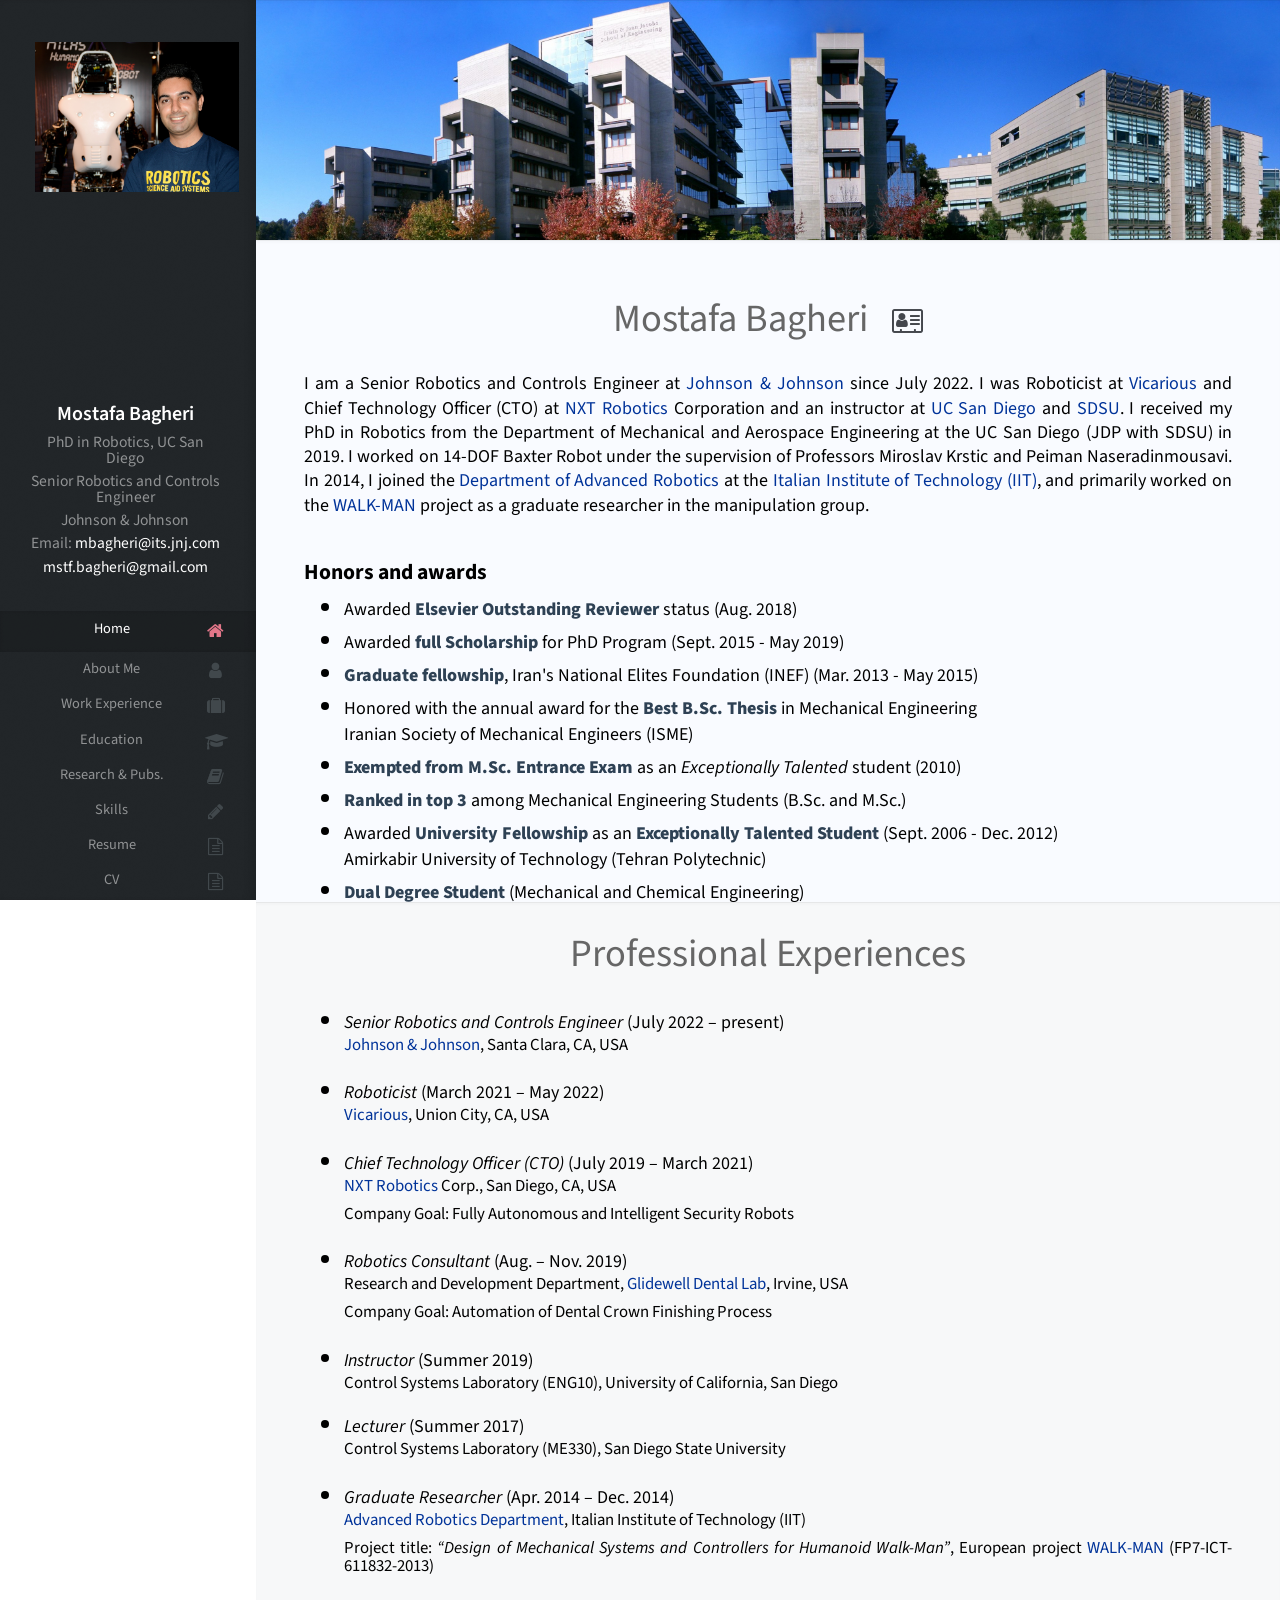
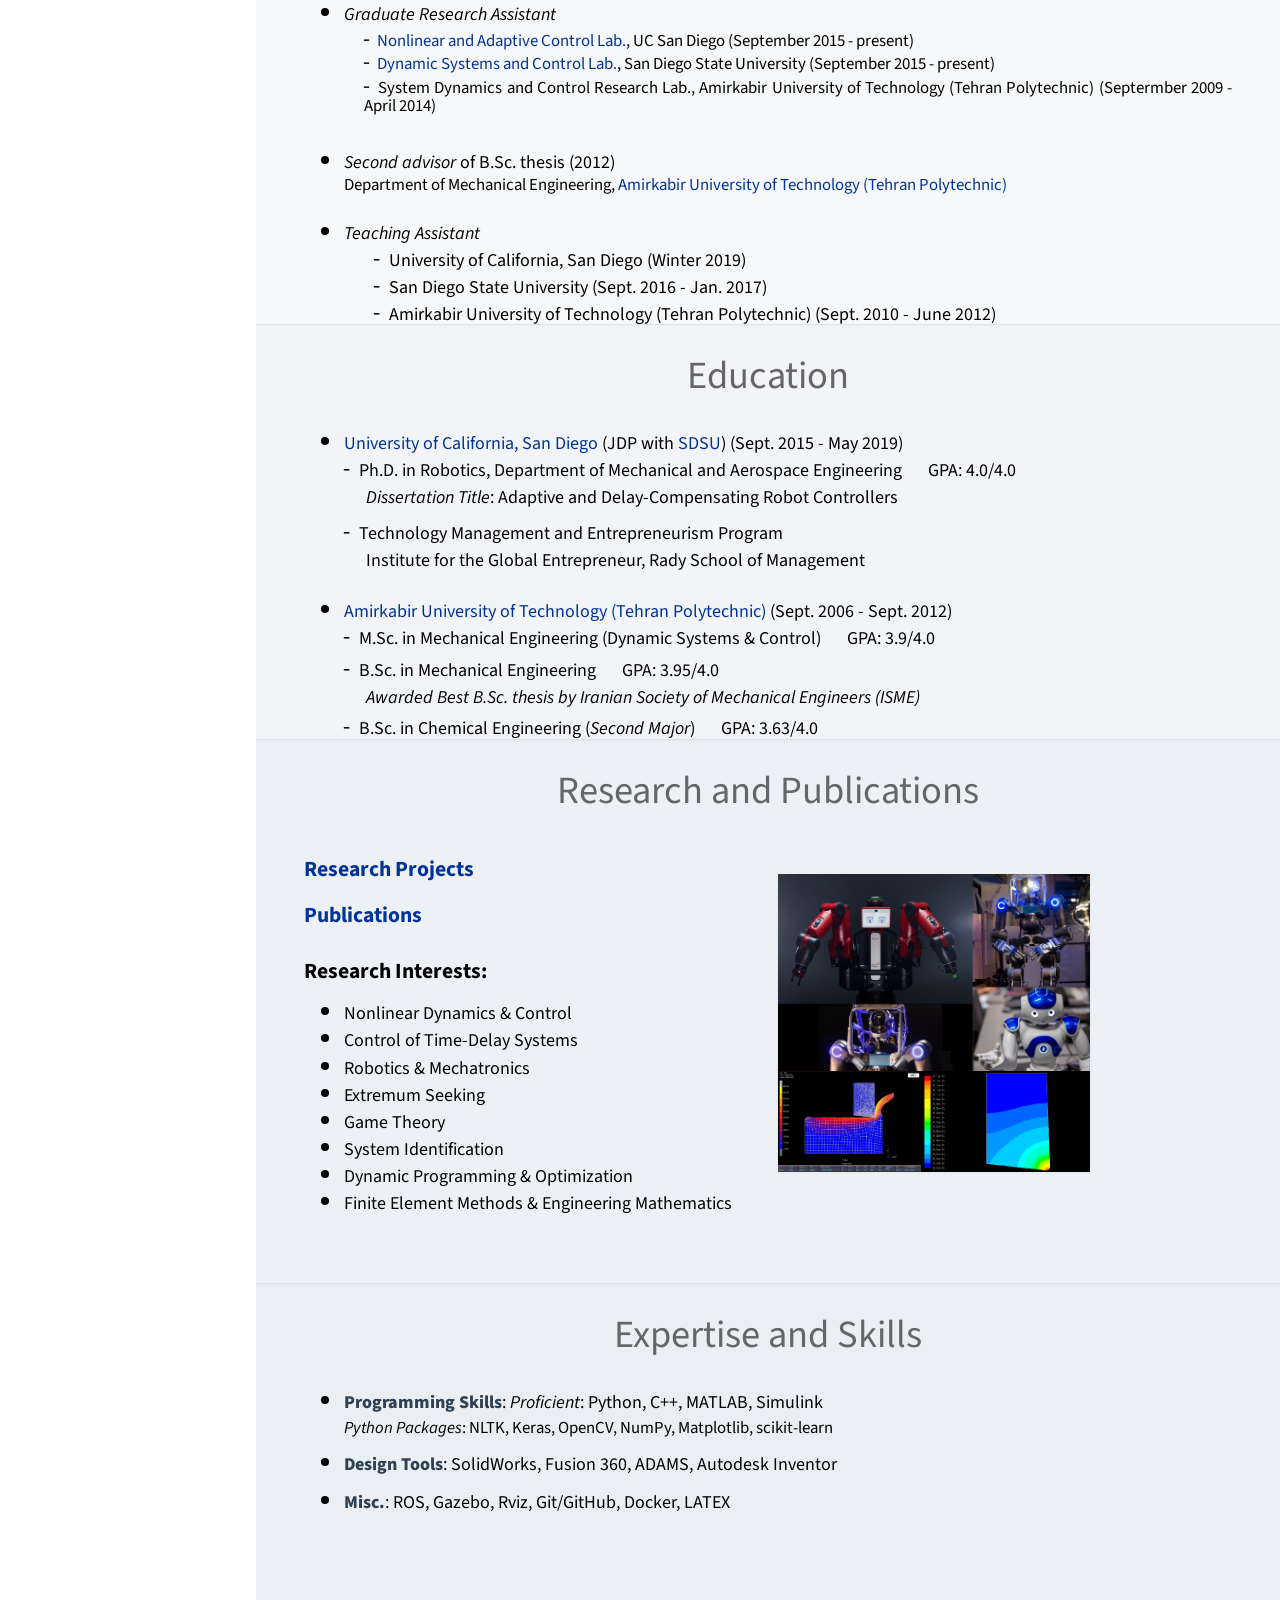
<file: index.html>
<!DOCTYPE HTML>
<!--
	Prologue by HTML5 UP
	html5up.net | @ajlkn
	Free for personal and commercial use under the CCA 3.0 license (html5up.net/license)
-->
<html>

<head>
	<title>Mostafa Bagheri</title>
	<link href="images/UCSD.png" rel="icon" />

	<script>
		(function (i, s, o, g, r, a, m) {
			i['GoogleAnalyticsObject'] = r; i[r] = i[r] || function () {
				(i[r].q = i[r].q || []).push(arguments)
			}, i[r].l = 1 * new Date(); a = s.createElement(o),
				m = s.getElementsByTagName(o)[0]; a.async = 1; a.src = g; m.parentNode.insertBefore(a, m)
		})(window, document, 'script', 'https://www.google-analytics.com/analytics.js', 'ga');

		ga('create', 'UA-82747559-2', 'auto');
		ga('require', 'linkid');
		ga('send', 'pageview');

	</script>

	<meta charset="utf-8" />
	<meta name="viewport" content="width=device-width, initial-scale=1" />
	<!--[if lte IE 8]><script src="assets/js/ie/html5shiv.js"></script><![endif]-->
	<link rel="stylesheet" href="assets/css/main.css" />
	<!--[if lte IE 8]><link rel="stylesheet" href="assets/css/ie8.css" /><![endif]-->
	<!--[if lte IE 9]><link rel="stylesheet" href="assets/css/ie9.css" /><![endif]-->
</head>

<body>

	<!-- Header -->
	<div id="header">

		<div class="top">

			<!-- Logo -->
			<div id="logo">
				<span class="image avatar48"> <img src="images/profile.jpg" /></span>
				<p style="line-height:12.5em;"> &nbsp; </p> <!-- for enough top margin-->
				<h1 id="title" style="font-size: 20px; margin-top:1em;">
					Mostafa Bagheri
				</h1>
				<p style="line-height:1.0em; font-size: 0.65em">
					PhD in Robotics, UC San Diego
				</p>
				<p style="line-height:1.0em; font-size: 0.65em">
					Senior Robotics and Controls Engineer
				</p>
				<p style="line-height:1.0em; font-size: 0.65em">
					Johnson & Johnson
				</p>
				<p style="line-height:1.0em; font-size: 0.65em">
					Email: <a href="mailto:mbagheri@its.jnj.com" style="color:#ffffff"> mbagheri@its.jnj.com </a>
				</p>
				<p style="line-height:1.0em; font-size: 0.65em">
					<!-- &emsp; &emsp; &nbsp; --> <a href="mailto:mstf.bagheri@gmail.com"
						style="color:#ffffff">mstf.bagheri@gmail.com</a>
				</p>
			</div>

			<!-- Nav -->
			<nav id="nav">
				<!--

							Prologue's nav expects links in one of two formats:

							1. Hash link (scrolls to a different section within the page)

							   <li><a href="#foobar" id="foobar-link" class="icon fa-whatever-icon-you-want skel-layers-ignoreHref"><span class="label">Foobar</span></a></li>

							2. Standard link (sends the user to another page/site)

							   <li><a href="http://foobar.tld" id="foobar-link" class="icon fa-whatever-icon-you-want"><span class="label">Foobar</span></a></li>

						-->
				<ul>
					<li>
						<a href="#top" id="top-link" class="skel-layers-ignoreHref">
							<span class="icon fa-home" style="margin:-10px 0 -5px 0;"> Home </span>
						</a>
					</li>

					<li>
						<a href="#about" id="about-link" class="skel-layers-ignoreHref">
							<span style="margin:-10px 0 -10px 0" class="icon fa-user"> About Me </span>
						</a>
					</li>

					<li>
						<a href="#work" id="work-link" class="skel-layers-ignoreHref"><span
								style="margin:-10px 0 -10px 0" class="icon fa-suitcase"> Work Experience </span></a>
					</li>

					<li>
						<a href="#education" id="education-link" class="skel-layers-ignoreHref"><span
								style="margin:-10px 0 -10px 0" class="icon fa-graduation-cap"> Education </span></a>
					</li>

					<li>
						<a href="#research" id="research-link" class="skel-layers-ignoreHref"><span
								style="margin:-10px 0 -10px 0" class="icon fa-book"> Research &amp; Pubs. </span></a>
					</li>

					<li>
						<a href="#skills" id="skills-link" class="skel-layers-ignoreHref"><span
								style="margin:-10px 0 -10px 0" class="icon fa-pencil"> Skills </span></a>
					</li>

					<li>
						<a href="MBagheri_resume.pdf" target="_blank" id="resume-link"
							class="skel-layers-ignoreHref"><span class="icon fa-file-text-o"
								style="margin:-10px 0 -10px 0">Resume</span></a>
					</li>

					<li>
						<a href="MBagheri_CV.pdf" target="_blank" id="resume-link" class="skel-layers-ignoreHref"><span
								class="icon fa-file-text-o" style="margin:-10px 0 -10px 0">CV</span></a>
					</li>
				</ul>
			</nav>

		</div>

		<div class="bottom">
			<!-- Social Icons -->
			<ul style="margin-top:0px" class="icons">

				<!-- <li>
					<a href="#" class="icon fa-twitter"><span class="label">Twitter</span></a>
				</li> -->

				<li style="padding-right:25px">
					<a href="https://orcid.org/0000-0001-7438-4674" class="fa fa-brands:orcid"><span
							class="label">ORCID</span></a>
				</li>

				<li style="padding-right:-1px">
					<a href="https://www.linkedin.com/in/mstf-bagheri" class="icon fa-linkedin-square"></a>
				</li>

				<!-- <li>
					<a href="https://app.joinhandshake.com/users/11401676" class="icon fa-handshake-o"><span
							class="label">Handshake</span></a>
				</li> -->

				<li style="padding-right: 1px">
					<a href="https://github.com/mostafa-bagheri" class="icon fa-github"></a>
				</li>

				<!-- <li>
					<a href="#" class="icon fa-dribbble"><span class="label">Dribbble</span></a>
				</li> -->

				<li>
					<a href="mailto:mstf.bagheri@gmail.com" class="icon fa-envelope"></a>
				</li>

			</ul>
		</div>

	</div>

	<!-- Main -->
	<div id="main">

		<!-- Intro -->
		<section id="top" class="one dark cover">
			<div class="container">
				<header>
					<br /> <br />
					<br /> <br />
					<!--  <h2 class="alt">Mostafa Bagheri</h2>
									<p>Nonlinear and Adaptive Control laboratory<br />
									Mechanical and Aerospace Engineering<br />
									University of California San Diego<br />
									Phone: 858-534-5670, &nbsp;&nbsp; Cell: 424-347-4858<br />
									<a href="mstfbagheri@eng.ucsd.edu" style="color:#91a1c1">mstfbagheri@ucsd.edu</a></p> -->
				</header>

				<!--  <footer>
								<a href="#portfolio" class="button scrolly">Magna Aliquam</a>
							</footer> -->

			</div>
		</section>

		<!-- Home -->
		<section id="about" class="two">
			<div class="container">

				<header>
					<h2>Mostafa Bagheri &nbsp; <a href="M_Bagheri.vcf" style="color:#44474d; font-size: 22px;"
							class="icon fa-address-card-o"></a></h2>
				</header>

				<p class="mytext" style="text-align:justify; margin-bottom:1.5em">
					I am a Senior Robotics and Controls Engineer at <a href="http://www.jnj.com/"
						style="color:#003399">Johnson & Johnson</a> since July 2022. I was Roboticist at <a
						href="http://www.vicarious.com/" style="color:#003399">Vicarious</a> and Chief Technology
					Officer (CTO) at <a href="http://www.nxtrobotics.com/" style="color:#003399">NXT Robotics</a>
					Corporation and an instructor at <a href="http://flyingv.ucsd.edu/" target="_blank"
						style="color:#003399">UC San Diego</a> and <a href="https://peimannm.sdsu.edu/" target="_blank"
						style="color:#003399">SDSU</a>. I received my PhD in Robotics from the Department of Mechanical
					and Aerospace Engineering at the UC San Diego (JDP with SDSU) in 2019. I worked on 14-DOF Baxter
					Robot under the supervision of Professors Miroslav Krstic and Peiman Naseradinmousavi. In 2014, I
					joined the <a href="https://www.iit.it/research/lines/advanced-robotics"
						style="color:#003399">Department of Advanced Robotics</a> at the <a href="https://iit.it/"
						style="color:#003399">Italian Institute of Technology (IIT)</a>, and primarily worked on the <a
						href="https://www.walk-man.eu/" style="color:#003399">WALK-MAN</a> project as a graduate
					researcher in the manipulation group.
				</p>


				<p class="mysubsec" style="text-align:justify; margin: 2.0em 0 0.25em 0">
					Honors and awards
				</p>
				<ul style="list-style-type:disc; margin-left:40px">

					<li>
						<p class="mylist">Awarded <b>Elsevier Outstanding Reviewer</b> status (Aug. 2018) </p>

					<li>
						<p class="mylist">Awarded <b>full Scholarship</b> for PhD Program (Sept. 2015 - May 2019)

							<!-- <li><p class="mylist" style="margin-bottom:0.4em">Awarded Dynamic Systems and Control Division (<a href="https://www.asme.org/events/dscc/about" style="color:#003399">DSCD</a>) student travel grant, 2016 & 2017 (<a href="https://www.asme.org/" style="color:#003399">www.asme.org</a>)</p> -->

					<li>
						<p class="mylist"><b>Graduate fellowship</b>, Iran's National Elites Foundation (INEF) (Mar.
							2013 - May 2015) </p>

					<li>
						<p class="mylist" style="margin-bottom:-0.07em">Honored with the annual award for the <b>Best
								B.Sc. Thesis</b> in Mechanical Engineering</p>
						<p class="mylist">Iranian Society of Mechanical Engineers (ISME)</p>

					<li>
						<p class="mylist">
							<b>Exempted from M.Sc. Entrance Exam</b> as an <i>Exceptionally Talented</i> student (2010)
						</p>
					</li>

					<li>
						<p class="mylist">
							<b>Ranked in top 3</b> among Mechanical Engineering Students (B.Sc. and M.Sc.)
						</p>
					</li>

					<li>
						<p class="mylist" style="margin-bottom:-0.07em">
							Awarded <b>University Fellowship</b> as an <b>Exceptionally Talented Student</b> (Sept. 2006
							- Dec. 2012)
						</p>

						<p class="mylist">
							Amirkabir University of Technology (Tehran Polytechnic)
						</p>
					</li>

					<li>
						<p class="mylist">
							<b>Dual Degree Student</b> (Mechanical and Chemical Engineering)
						</p>
					</li>
					<p class="mylistsub" style="margin-bottom:-4.5em"> </p>
				</ul>

			</div>
		</section>

		<section id="work" class="three">
			<div class="container">

				<p class="mylistsub" style="margin-top:-2.5em"> </p>

				<header>
					<h2>Professional Experiences</h2>
				</header>

				<!-- <a href="#" class="image featured"><img src="images/pic08.jpg" alt="" /></a> -->

				<ul style="list-style-type:disc;margin-left:40px;margin-top:10px">

					<li>
						<p class="mylist" style="text-align:justify"><i>Senior Robotics and Controls Engineer</i> (July
							2022 – present)</p>
						<p class="mylistsub" style="text-align:justify">
							<a href="https://www.vicarious.com" style="color:#003399">Johnson & Johnson</a>, Santa
							Clara, CA, USA
						</p>
						<p class="mylistsub" style="margin-bottom:1.15em"></p>

					</li>

					<li>
						<p class="mylist" style="text-align:justify"><i>Roboticist</i> (March 2021 – May 2022)</p>
						<p class="mylistsub" style="text-align:justify">
							<a href="https://www.vicarious.com" style="color:#003399">Vicarious</a>, Union City, CA, USA
						</p>
						<p class="mylistsub" style="margin-bottom:1.15em"></p>

					</li>

					<li>
						<p class="mylist" style="text-align:justify"><i>Chief Technology Officer (CTO)</i> (July 2019 –
							March 2021)</p>

						<p class="mylistsub" style="text-align:justify">

							<a href="https://www.nxtrobotics.com" style="color:#003399">NXT Robotics</a> Corp., San
							Diego, CA, USA
						</p>

						<p class="mylistsub" style="text-align:justify; margin-top:-6px;">
							Company Goal: Fully Autonomous and Intelligent Security Robots</p>

						<p class="mylistsub" style="margin-bottom:1.15em"></p>

					</li>

					<li>
						<p class="mylist" style="text-align:justify"><i>Robotics Consultant</i> (Aug. – Nov. 2019)</p>

						<p class="mylistsub" style="text-align:justify">
							Research and Development Department, <a href="https://glidewelldental.com"
								style="color:#003399">Glidewell Dental Lab</a>, Irvine, USA</p>

						<p class="mylistsub" style="text-align:justify; margin-top:-6px;">
							Company Goal: Automation of Dental Crown Finishing Process</p>

						<p class="mylistsub" style="margin-bottom:1.15em"></p>

					</li>

					<li>
						<p class="mylist" style="text-align:justify"><i>Instructor</i> (Summer 2019)</p>

						<p class="mylistsub" style="text-align:justify">
							Control Systems Laboratory (ENG10), University of California, San Diego</p>

					</li>

					<li>
						<p class="mylist" style="text-align:justify"><i>Lecturer</i> (Summer 2017)</p>

						<p class="mylistsub" style="text-align:justify">
							Control Systems Laboratory (ME330), San Diego State University</p>

						<p class="mylistsub" style="margin-bottom:1.15em"></p>

					</li>

					<li>
						<p class="mylist" style="text-align:justify;">
							<i>Graduate Researcher</i> (Apr. 2014 – Dec. 2014)
						</p>

						<p class="mylistsub" style="text-align:justify;">
							<a href="https://www.iit.it/research/lines/advanced-robotics" style="color:#003399">Advanced
								Robotics Department</a>, Italian Institute of Technology (IIT)
						</p>

						<p class="mylistsub" style="text-align:justify; margin-top:-6px;">
							Project title: <i>“Design of Mechanical Systems and Controllers for Humanoid Walk-Man”</i>,
							European project <a href="https://www.walk-man.eu/" style="color:#003399">WALK-MAN</a>
							(FP7-ICT-611832-2013)</p>

						<p class="mylistsub" style="margin-bottom:1.15em"></p>

					</li>

					<li>
						<p class="mylist" style="text-align:justify; margin-bottom:4px;">
							<i>Graduate Research Assistant</i>
						<ul style="list-style-type:none; margin-left:20px">

							<li>
								<p class="mylistsub" style="text-align:justify; margin-bottom:5px;">
									&#9588; <a href="http://flyingv.ucsd.edu/" style="color:#003399">Nonlinear and
										Adaptive Control Lab.</a>, UC San Diego (September 2015 - present)
							</li>

							<li>
								<p class="mylistsub" style="text-align:justify; margin-bottom:5px;">
									&#9588; <a href="http://www-rohan.sdsu.edu/~mezzolo/index.html/"
										style="color:#003399">Dynamic Systems and Control Lab.</a>, San Diego State
									University (September 2015 - present)</p>
							</li>

							<li>
								<p class="mylistsub" style="text-align:justify">
									&#9588; System Dynamics and Control Research Lab., Amirkabir University of
									Technology (Tehran Polytechnic) (Septermber 2009 - April 2014)</p>
							</li>

							<!--<a href="http://mec.aut.ac.ir/autcms/labs/verticalPagesAjax/labHome.htm?id=1766457344&depurl=mechanical-engineering&lang=en&cid=6624872">-->

						</ul>

						<p class="mylistsub" style="margin-bottom:-1.25em"></p>
					</li>

					<li>
						<p class="mylist" style="text-align:justify">
							<i>Second advisor</i> of B.Sc. thesis (2012)
						</p>

						<p class="mylistsub" style="text-align:justify">
							Department of Mechanical Engineering, <a href="http://aut.ac.ir/en" style="color:#003399">
								Amirkabir University of Technology (Tehran Polytechnic)</a>
						</p>

						<p class="mylistsub" style="margin-bottom:1.15em"></p>
					</li>

					<li>
						<p class="mylist" style="text-align:justify">
							<i>Teaching Assistant</i>
						<ul style="list-style-type:none; margin-left:30px">

							<li>
								<p class="mylist" style="text-align:justify">
									&#9588; University of California, San Diego (Winter 2019)</p>
							</li>

							<li>
								<p class="mylist" style="text-align:justify">
									&#9588; San Diego State University (Sept. 2016 - Jan. 2017)</p>
							</li>

							<li>
								<p class="mylist" style="text-align:justify">
									&#9588; Amirkabir University of Technology (Tehran Polytechnic) (Sept. 2010 - June
									2012)</p>
							</li>

						</ul>

						<p class="mylistsub" style="margin-bottom:-4.5em"></p>
					</li>

				</ul>

			</div>
		</section>

		<section id="education" class="four">
			<div class="container">

				<p class="mylistsub" style="margin-top:-2.5em"> </p>

				<header>
					<h2>Education</h2>
				</header>

				<ul style="list-style-type:disc; margin-left:40px">
					<li>
						<p class="mylist"><a href="https://ucsd.edu/" target="_blank"
								style="color:#003399;margin-bottom:-50px">University of California, San Diego</a> (JDP
							with <a href="https://www.sdsu.edu/" style="color:#003399">SDSU</a>) (Sept. 2015 - May 2019)
						</p>

						<p class="mylist"> &#9588; Ph.D. in Robotics, Department of Mechanical and Aerospace Engineering
							&emsp; GPA: 4.0/4.0</p>

						<p class="mylist"> &emsp; <i>Dissertation Title</i>: Adaptive and Delay-Compensating Robot
							Controllers</p>

						<p class="mylist" style="margin-bottom:0.5em"></p>
						<!-- style="font-size:19px; line-height:20px; text-align:left; margin-bottom:20px" -->

						<p class="mylist"> &#9588; Technology Management and Entrepreneurism Program</p>

						<p class="mylist"> &emsp; Institute for the Global Entrepreneur, Rady School of Management</p>

						<p class="mylist" style="margin-bottom:1.0em"></p>
					</li>

					<li>
						<p class="mylist"><a href="http://aut.ac.ir/en" style="color:#003399">Amirkabir University of
								Technology (Tehran Polytechnic)</a> (Sept. 2006 - Sept. 2012)</p>

						<p class="mylist" style="margin-bottom:0.25em"> &#9588; M.Sc. in Mechanical Engineering (Dynamic
							Systems &amp; Control) &emsp; GPA: 3.9/4.0 </p>

						<p class="mylist"> &#9588; B.Sc. in Mechanical Engineering &emsp; GPA: 3.95/4.0 </p>

						<p class="mylist"> &emsp; <i>Awarded Best B.Sc. thesis by Iranian Society of Mechanical
								Engineers (ISME)</i></p>

						<p class="mylist" style="margin-bottom:0.25em"></p>

						<p class="mylist"> &#9588; B.Sc. in Chemical Engineering (<i>Second Major</i>) &emsp; GPA:
							3.63/4.0 </p>

					</li>

					<p class="mylistsub" style="margin-bottom:-4.5em"></p>

				</ul>

			</div>
		</section>

		<section id="research" class="five">
			<div class="container">

				<p class="mylistsub" style="margin-top:-2.5em"> </p>
				<header>
					<h2 style="margin-bottom: 10px;">Research and Publications</h2>
				</header>

				<p class="mysubsec" style="text-align:justify; margin-bottom:1.0em">
					<a href="research.html" style="color:#003399;">Research Projects</a>
				</p>

				<p class="mysubsec" style="text-align:justify; margin-bottom:1.5em">
					<a href="publication.html" style="color:#003399;">Publications</a>
				</p>

				<p class="mysubsec" style="text-align:justify">Research Interests:</p>

				<div class="row">
					<div class="mysubsec" style="width: 60%;"> <!--class="4u 12u$(mobile)"-->
						<ul style="list-style-type:disc;margin-left:40px">
							<li>
								<p class="mylist3">Nonlinear Dynamics & Control</p>
							<li>
								<p class="mylist3">Control of Time-Delay Systems</p>
							<li>
								<p class="mylist3">Robotics &amp; Mechatronics</p>
							<li>
								<p class="mylist3">Extremum Seeking</p>
							<li>
								<p class="mylist3">Game Theory</p>
							<li>
								<p class="mylist3">System Identification</p>
							<li>
								<p class="mylist3">Dynamic Programming & Optimization</p>
							<li>
								<p class="mylist3">Finite Element Methods &amp; Engineering Mathematics</p>
						</ul>
					</div>

					<div class="4u 14u$(mobile)"
						style="width: 35%; margin-top: -120px; margin-left: -10%; margin-bottom: 10px;">
						<article class="item">
							<a href="research.html" class="image fit"><img src="images/Robotics.jpg" /></a>
						</article>
					</div>

					<br /> <br />

					<div class="4u 14u$(mobile)" style="width: 35%; margin-top: -45px; margin-left: -10%;">
						<article class="item">
							<a href="research.html" class="image fit"><img src="images/FEM.png" /></a>
						</article>
					</div>
				</div>

				<p class="mylistsub" style="margin-bottom:-1.5em"></p>

				<!-- <div class="row">
								<div class="4u 12u$(mobile)">
									<article class="item">
										<a href="#" class="image fit"><img src="images/pic02.jpg" alt="" /></a>
										<header>
											<h3>Robotics</h3>
										</header>
									</article>
									<!- <article class="item">
										<a href="#" class="image fit"><img src="images/pic03.jpg" alt="" /></a>
										<header>
											<h3>Finite Elements</h3>
										</header>
									</article> ->
								</div>
								<!- <div class="4u 12u$(mobile)">
									<article class="item">
										<a href="#" class="image fit"><img src="images/pic03.jpg" alt="" /></a>
										<header>
											<h3>Smart Valves</h3>
										</header>
									</article>
									<article class="item">
										<a href="#" class="image fit"><img src="images/pic05.jpg" alt="" /></a>
										<header>
											<h3>Natoque Vitae</h3>
										</header>
									</article>
								</div> ->
								<div class="4u$ 12u$(mobile)">
									<article class="item">
										<a href="#" class="image fit"><img src="images/pic03.jpg" alt="" /></a>
										<header>
											<h3>Finite Elements</h3>
										</header>
									</article>
									<!- <article class="item">
										<a href="#" class="image fit"><img src="images/pic07.jpg" alt="" /></a>
										<header>
											<h3>Orci Convallis</h3>
										</header>
									</article>
								</div> ->
							</div> -->

			</div>
		</section>



		<section id="skills" class="six">
			<div class="container">

				<p class="mylistsub" style="margin-top:-2.5em"> </p>
				<header>
					<h2>Expertise and Skills</h2>
				</header>

				<ul style="list-style-type:disc;margin-left:40px">

					<li>
						<p class="mylist" style="text-align:justify; margin-bottom:3px;">
							<b>Programming Skills</b>: <i>Proficient</i>: Python, C++, MATLAB, Simulink
						</p>

						<p class="mylistsub" style="text-align:justify; margin-bottom:7px;">
							<i>Python Packages</i>: NLTK, Keras, OpenCV, NumPy, Matplotlib, scikit-learn
						</p>
					</li>

					<li>
						<p class="mylist" style="text-align:justify; margin-bottom:5px;">
							<b>Design Tools</b>: SolidWorks, Fusion 360, ADAMS, Autodesk Inventor
						</p>
					</li>

					<li>
						<p class="mylist" style="text-align:justify">
							<b>Misc.</b>: ROS, Gazebo, Rviz, Git/GitHub, Docker, LATEX
						</p>
					</li>

				</ul>


			</div>
		</section>


		<!--
				<!- Contact ->
					<section id="Contact" class="four">
						<div class="container">

							<header>
								<h2>Contact</h2>
							</header>

							<p>Elementum sem parturient nulla quam placerat viverra
							mauris non cum elit tempus. Porttitor curae mauris urna mi dolor.</p>

							<form method="post" action="#">
								<div class="row">
									<div class="6u 12u$(mobile)"><input type="text" name="name" placeholder="Name" /></div>
									<div class="6u$ 12u$(mobile)"><input type="text" name="email" placeholder="Email" /></div>
									<div class="12u$">
										<textarea name="message" placeholder="Message"></textarea>
									</div>
									<div class="12u$">
										<input type="submit" value="Send Message" />
									</div>
								</div>
							</form>

						</div>
					</section>
				-->

	</div>

	<!--
		<!- Footer ->
			<div id="footer">

				<!- Copyright ->
					<ul class="copyright">
						<li>&copy; Untitled. All rights reserved.</li><li>Design: <a href="http://html5up.net">HTML5 UP</a></li>
					</ul>

			</div>
		-->

	<!-- Scripts -->
	<script src="assets/js/jquery.min.js"></script>
	<script src="assets/js/jquery.scrolly.min.js"></script>
	<script src="assets/js/jquery.scrollzer.min.js"></script>
	<script src="assets/js/skel.min.js"></script>
	<script src="assets/js/util.js"></script>
	<!--[if lte IE 8]><script src="assets/js/ie/respond.min.js"></script><![endif]-->
	<script src="assets/js/main.js"></script>

</body>

</html>
</file>
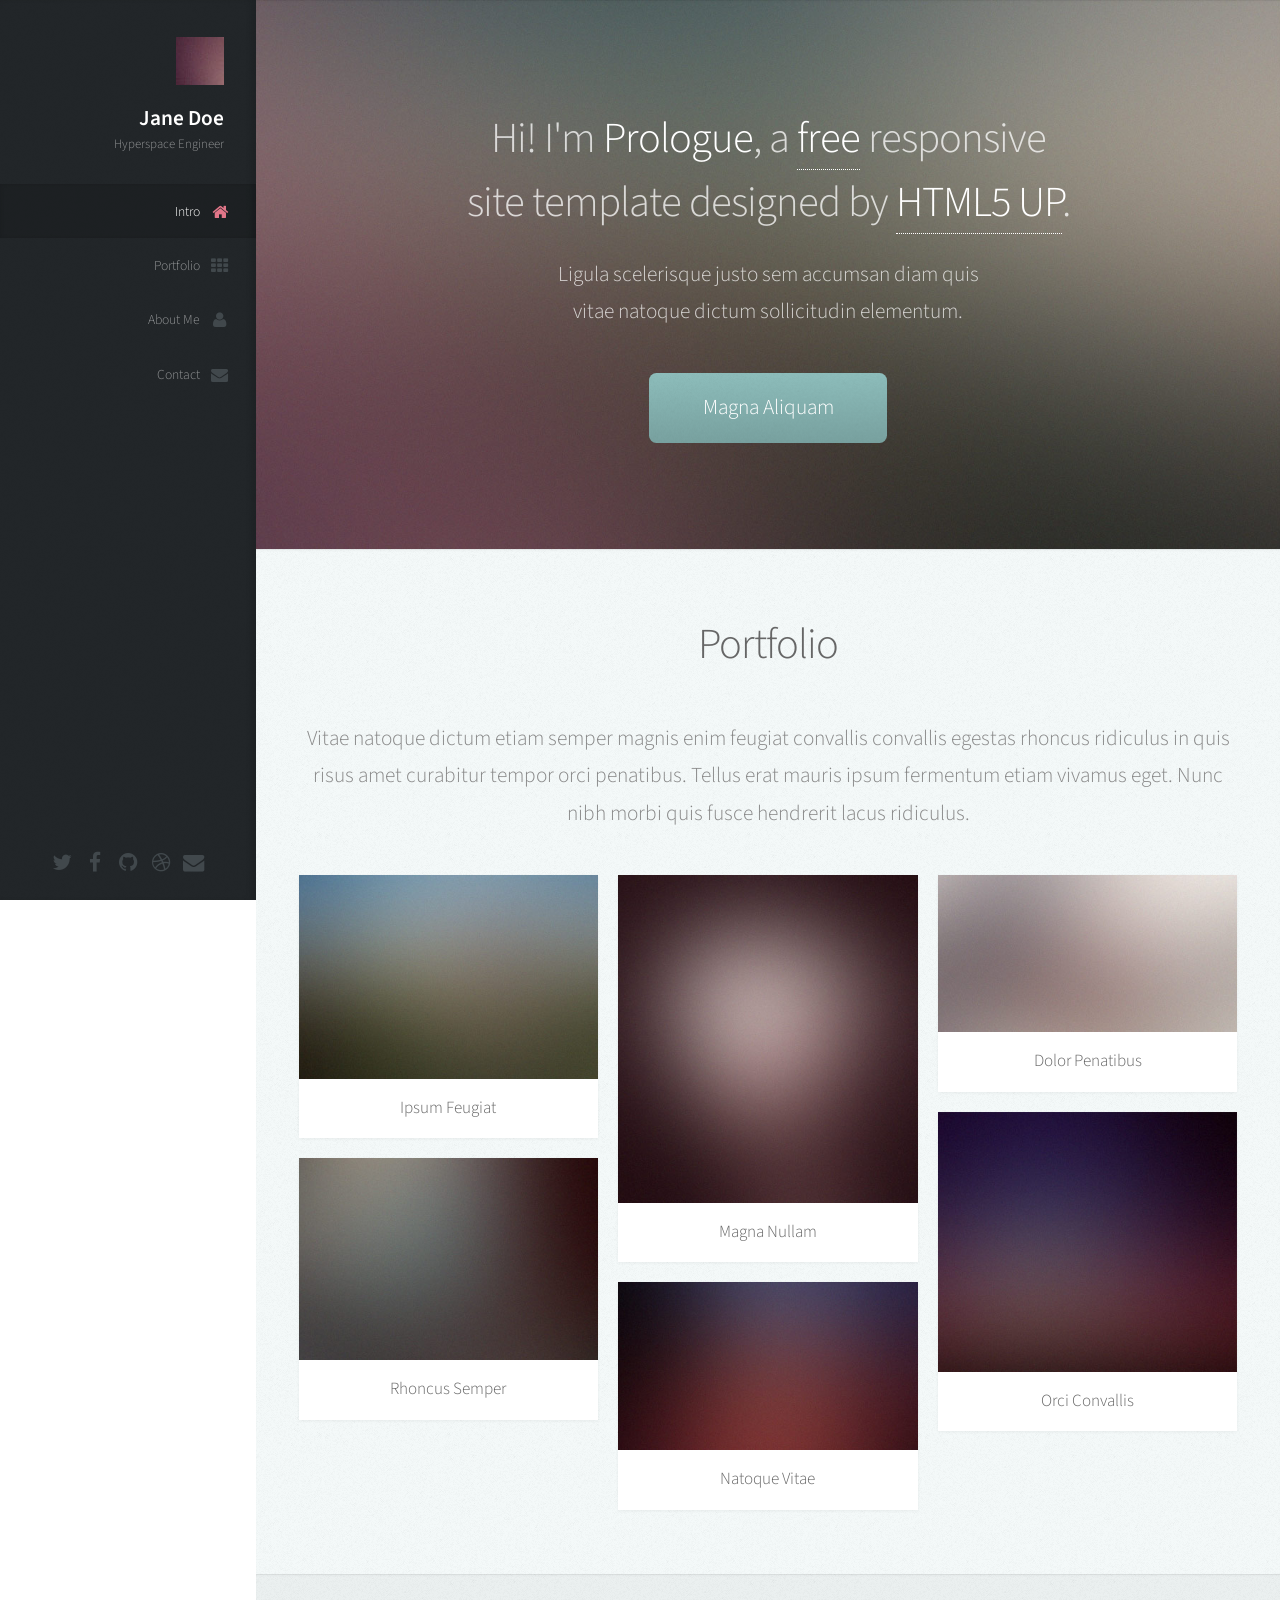
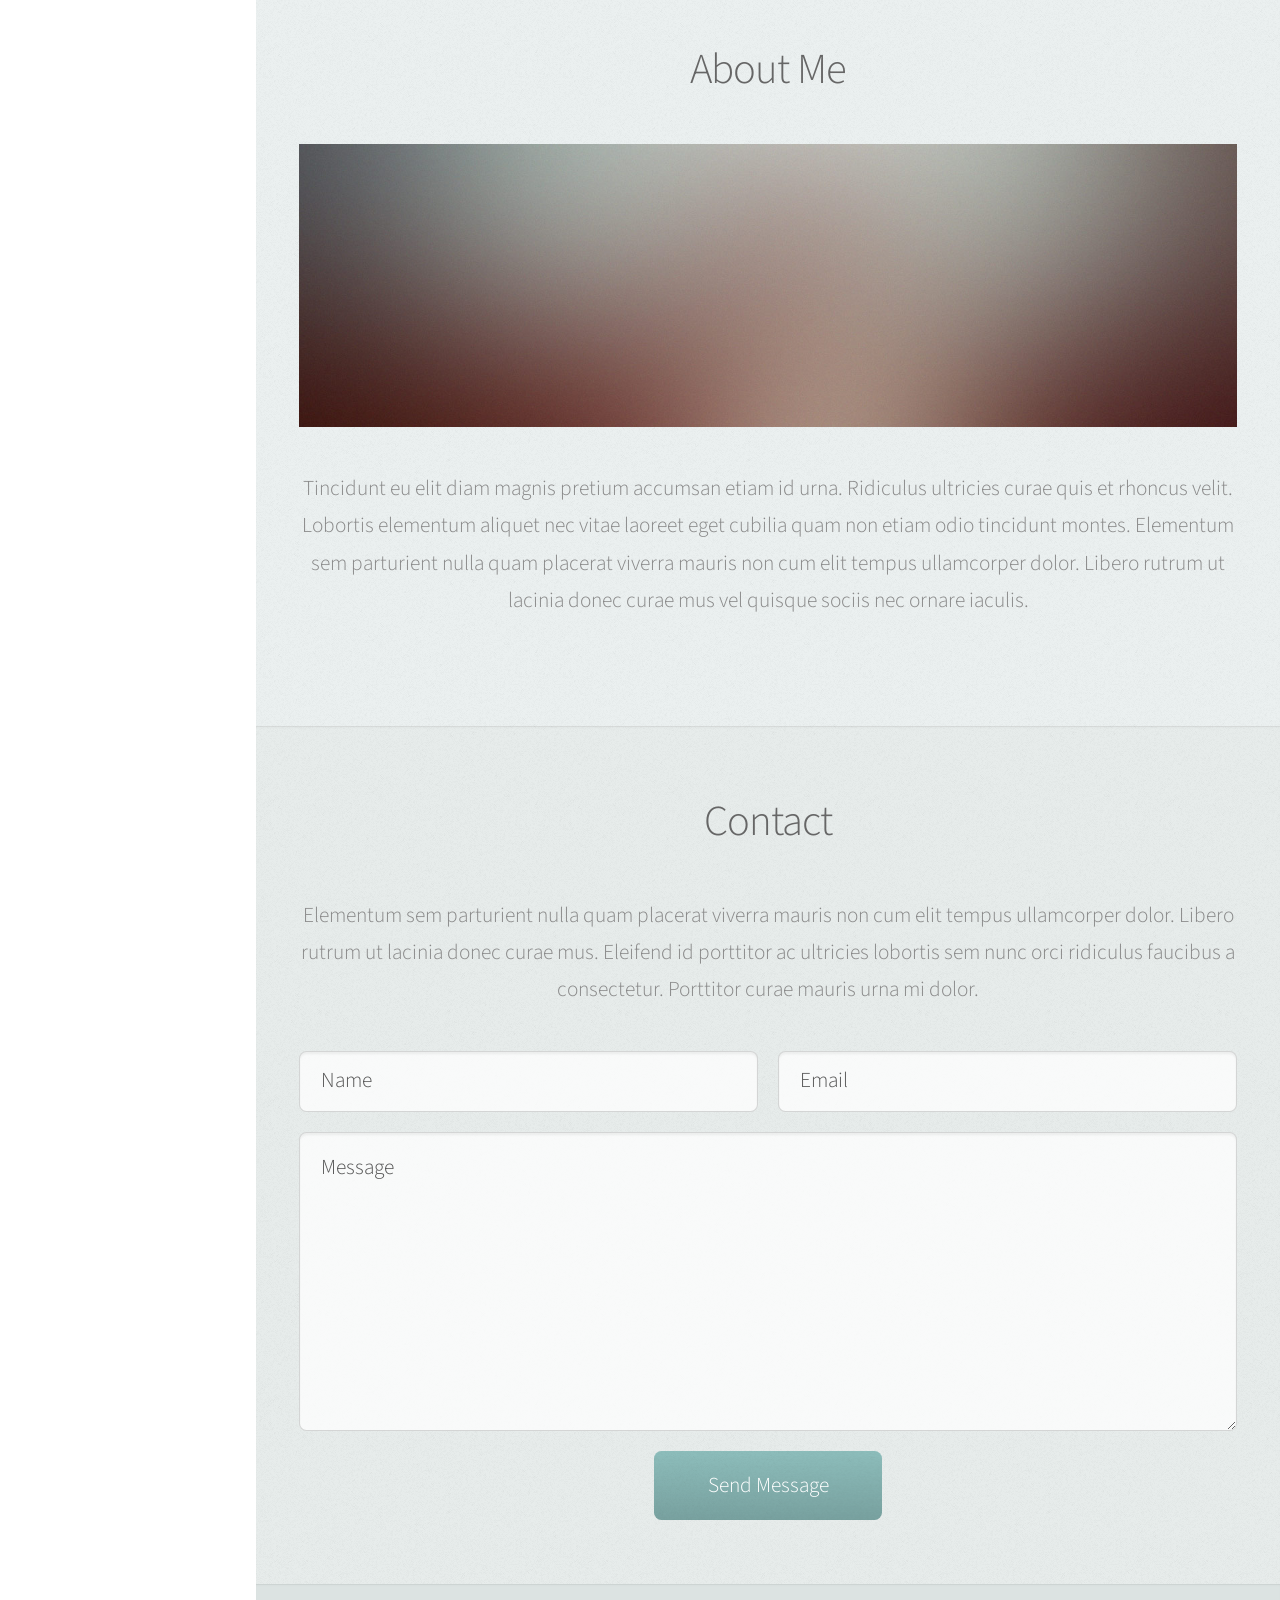
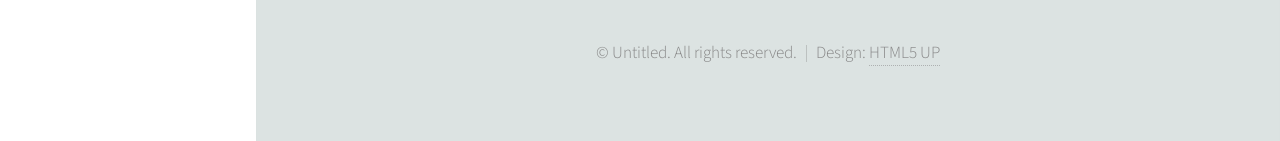
<file: Original/index.html>
<!DOCTYPE HTML>
<!--
	Prologue by HTML5 UP
	html5up.net | @ajlkn
	Free for personal and commercial use under the CCA 3.0 license (html5up.net/license)
-->
<html>
	<head>
		<title>Prologue by HTML5 UP</title>
		<meta charset="utf-8" />
		<meta name="viewport" content="width=device-width, initial-scale=1" />
		<!--[if lte IE 8]><script src="assets/js/ie/html5shiv.js"></script><![endif]-->
		<link rel="stylesheet" href="assets/css/main.css" />
		<!--[if lte IE 8]><link rel="stylesheet" href="assets/css/ie8.css" /><![endif]-->
		<!--[if lte IE 9]><link rel="stylesheet" href="assets/css/ie9.css" /><![endif]-->
	</head>
	<body>

		<!-- Header -->
			<div id="header">

				<div class="top">

					<!-- Logo -->
						<div id="logo">
							<span class="image avatar48"><img src="images/avatar.jpg" alt="" /></span>
							<h1 id="title">Jane Doe</h1>
							<p>Hyperspace Engineer</p>
						</div>

					<!-- Nav -->
						<nav id="nav">
							<!--

								Prologue's nav expects links in one of two formats:

								1. Hash link (scrolls to a different section within the page)

								   <li><a href="#foobar" id="foobar-link" class="icon fa-whatever-icon-you-want skel-layers-ignoreHref"><span class="label">Foobar</span></a></li>

								2. Standard link (sends the user to another page/site)

								   <li><a href="http://foobar.tld" id="foobar-link" class="icon fa-whatever-icon-you-want"><span class="label">Foobar</span></a></li>

							-->
							<ul>
								<li><a href="#top" id="top-link" class="skel-layers-ignoreHref"><span class="icon fa-home">Intro</span></a></li>
								<li><a href="#portfolio" id="portfolio-link" class="skel-layers-ignoreHref"><span class="icon fa-th">Portfolio</span></a></li>
								<li><a href="#about" id="about-link" class="skel-layers-ignoreHref"><span class="icon fa-user">About Me</span></a></li>
								<li><a href="#contact" id="contact-link" class="skel-layers-ignoreHref"><span class="icon fa-envelope">Contact</span></a></li>
							</ul>
						</nav>

				</div>

				<div class="bottom">

					<!-- Social Icons -->
						<ul class="icons">
							<li><a href="#" class="icon fa-twitter"><span class="label">Twitter</span></a></li>
							<li><a href="#" class="icon fa-facebook"><span class="label">Facebook</span></a></li>
							<li><a href="#" class="icon fa-github"><span class="label">Github</span></a></li>
							<li><a href="#" class="icon fa-dribbble"><span class="label">Dribbble</span></a></li>
							<li><a href="#" class="icon fa-envelope"><span class="label">Email</span></a></li>
						</ul>

				</div>

			</div>

		<!-- Main -->
			<div id="main">

				<!-- Intro -->
					<section id="top" class="one dark cover">
						<div class="container">

							<header>
								<h2 class="alt">Hi! I'm <strong>Prologue</strong>, a <a href="http://html5up.net/license">free</a> responsive<br />
								site template designed by <a href="http://html5up.net">HTML5 UP</a>.</h2>
								<p>Ligula scelerisque justo sem accumsan diam quis<br />
								vitae natoque dictum sollicitudin elementum.</p>
							</header>

							<footer>
								<a href="#portfolio" class="button scrolly">Magna Aliquam</a>
							</footer>

						</div>
					</section>

				<!-- Portfolio -->
					<section id="portfolio" class="two">
						<div class="container">

							<header>
								<h2>Portfolio</h2>
							</header>

							<p>Vitae natoque dictum etiam semper magnis enim feugiat convallis convallis
							egestas rhoncus ridiculus in quis risus amet curabitur tempor orci penatibus.
							Tellus erat mauris ipsum fermentum etiam vivamus eget. Nunc nibh morbi quis
							fusce hendrerit lacus ridiculus.</p>

							<div class="row">
								<div class="4u 12u$(mobile)">
									<article class="item">
										<a href="#" class="image fit"><img src="images/pic02.jpg" alt="" /></a>
										<header>
											<h3>Ipsum Feugiat</h3>
										</header>
									</article>
									<article class="item">
										<a href="#" class="image fit"><img src="images/pic03.jpg" alt="" /></a>
										<header>
											<h3>Rhoncus Semper</h3>
										</header>
									</article>
								</div>
								<div class="4u 12u$(mobile)">
									<article class="item">
										<a href="#" class="image fit"><img src="images/pic04.jpg" alt="" /></a>
										<header>
											<h3>Magna Nullam</h3>
										</header>
									</article>
									<article class="item">
										<a href="#" class="image fit"><img src="images/pic05.jpg" alt="" /></a>
										<header>
											<h3>Natoque Vitae</h3>
										</header>
									</article>
								</div>
								<div class="4u$ 12u$(mobile)">
									<article class="item">
										<a href="#" class="image fit"><img src="images/pic06.jpg" alt="" /></a>
										<header>
											<h3>Dolor Penatibus</h3>
										</header>
									</article>
									<article class="item">
										<a href="#" class="image fit"><img src="images/pic07.jpg" alt="" /></a>
										<header>
											<h3>Orci Convallis</h3>
										</header>
									</article>
								</div>
							</div>

						</div>
					</section>

				<!-- About Me -->
					<section id="about" class="three">
						<div class="container">

							<header>
								<h2>About Me</h2>
							</header>

							<a href="#" class="image featured"><img src="images/pic08.jpg" alt="" /></a>

							<p>Tincidunt eu elit diam magnis pretium accumsan etiam id urna. Ridiculus
							ultricies curae quis et rhoncus velit. Lobortis elementum aliquet nec vitae
							laoreet eget cubilia quam non etiam odio tincidunt montes. Elementum sem
							parturient nulla quam placerat viverra mauris non cum elit tempus ullamcorper
							dolor. Libero rutrum ut lacinia donec curae mus vel quisque sociis nec
							ornare iaculis.</p>

						</div>
					</section>

				<!-- Contact -->
					<section id="contact" class="four">
						<div class="container">

							<header>
								<h2>Contact</h2>
							</header>

							<p>Elementum sem parturient nulla quam placerat viverra
							mauris non cum elit tempus ullamcorper dolor. Libero rutrum ut lacinia
							donec curae mus. Eleifend id porttitor ac ultricies lobortis sem nunc
							orci ridiculus faucibus a consectetur. Porttitor curae mauris urna mi dolor.</p>

							<form method="post" action="#">
								<div class="row">
									<div class="6u 12u$(mobile)"><input type="text" name="name" placeholder="Name" /></div>
									<div class="6u$ 12u$(mobile)"><input type="text" name="email" placeholder="Email" /></div>
									<div class="12u$">
										<textarea name="message" placeholder="Message"></textarea>
									</div>
									<div class="12u$">
										<input type="submit" value="Send Message" />
									</div>
								</div>
							</form>

						</div>
					</section>

			</div>

		<!-- Footer -->
			<div id="footer">

				<!-- Copyright -->
					<ul class="copyright">
						<li>&copy; Untitled. All rights reserved.</li><li>Design: <a href="http://html5up.net">HTML5 UP</a></li>
					</ul>

			</div>

		<!-- Scripts -->
			<script src="assets/js/jquery.min.js"></script>
			<script src="assets/js/jquery.scrolly.min.js"></script>
			<script src="assets/js/jquery.scrollzer.min.js"></script>
			<script src="assets/js/skel.min.js"></script>
			<script src="assets/js/util.js"></script>
			<!--[if lte IE 8]><script src="assets/js/ie/respond.min.js"></script><![endif]-->
			<script src="assets/js/main.js"></script>

	</body>
</html>
</file>
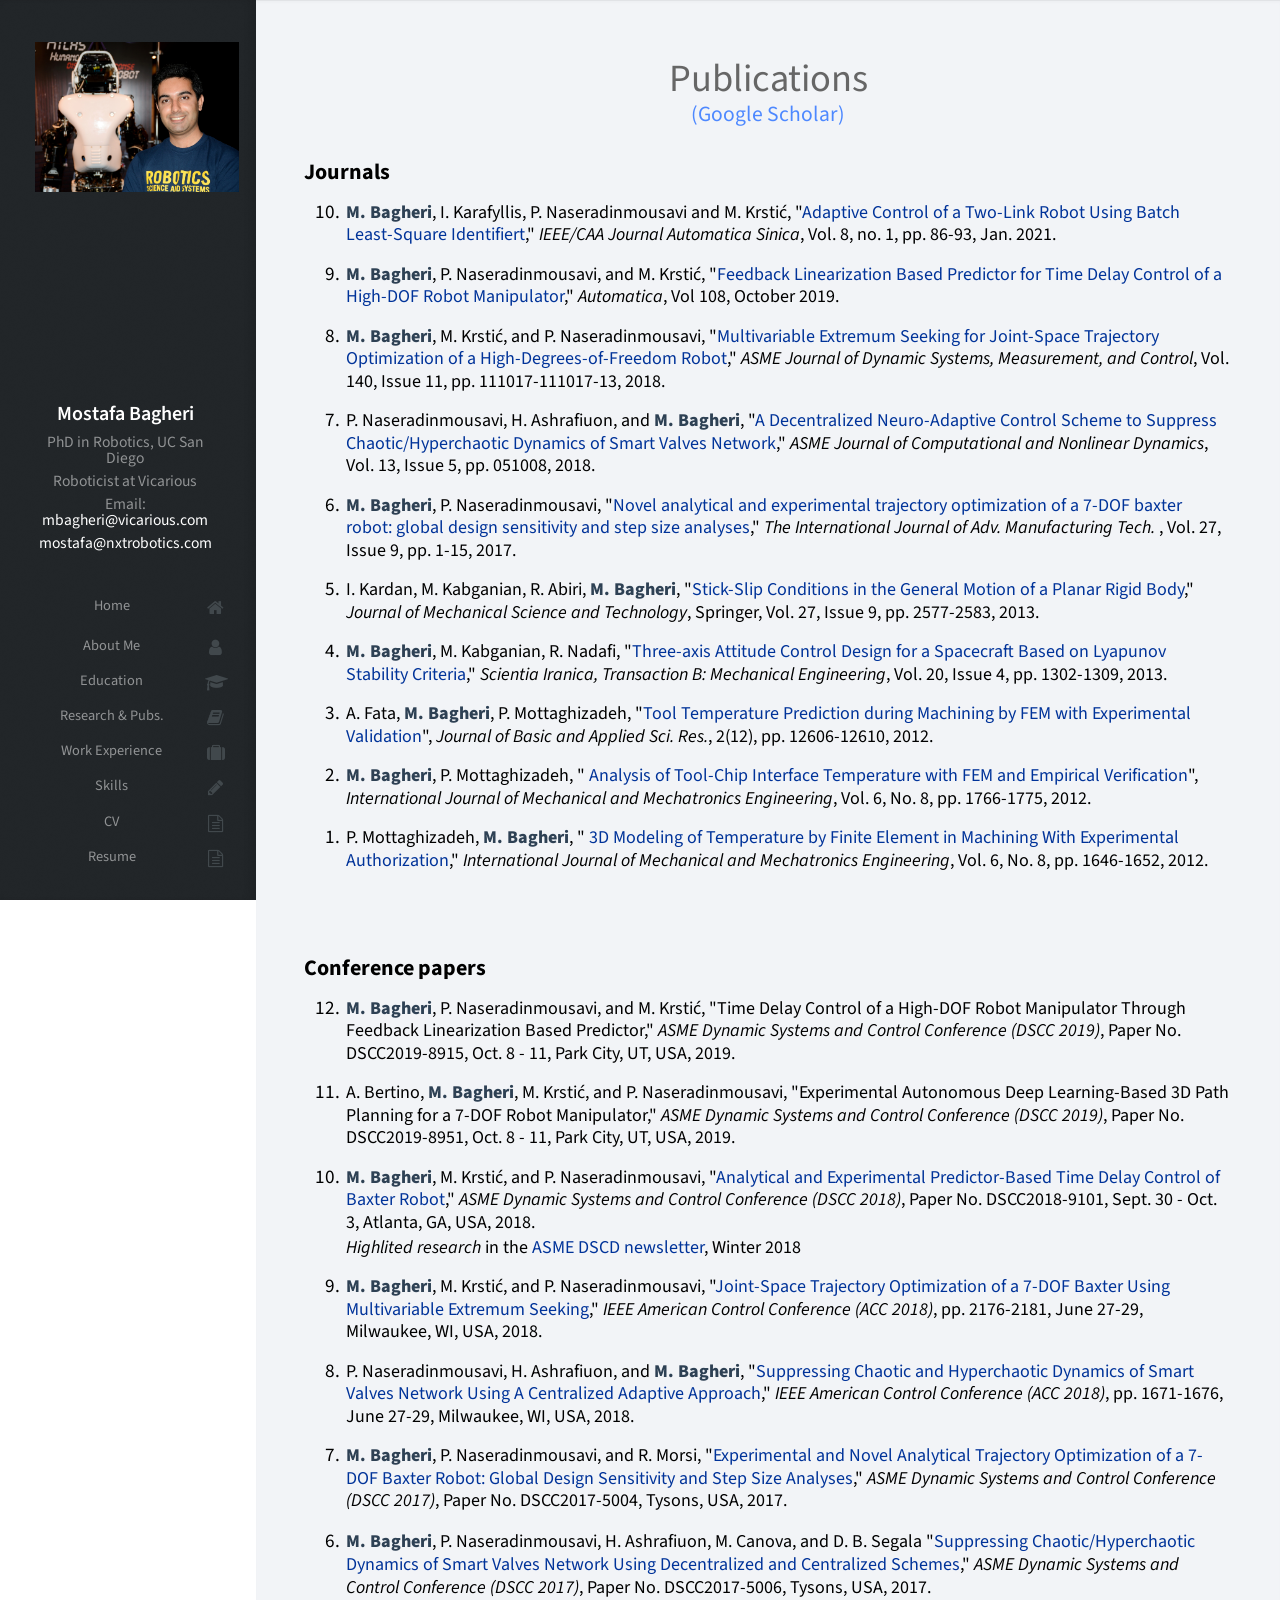
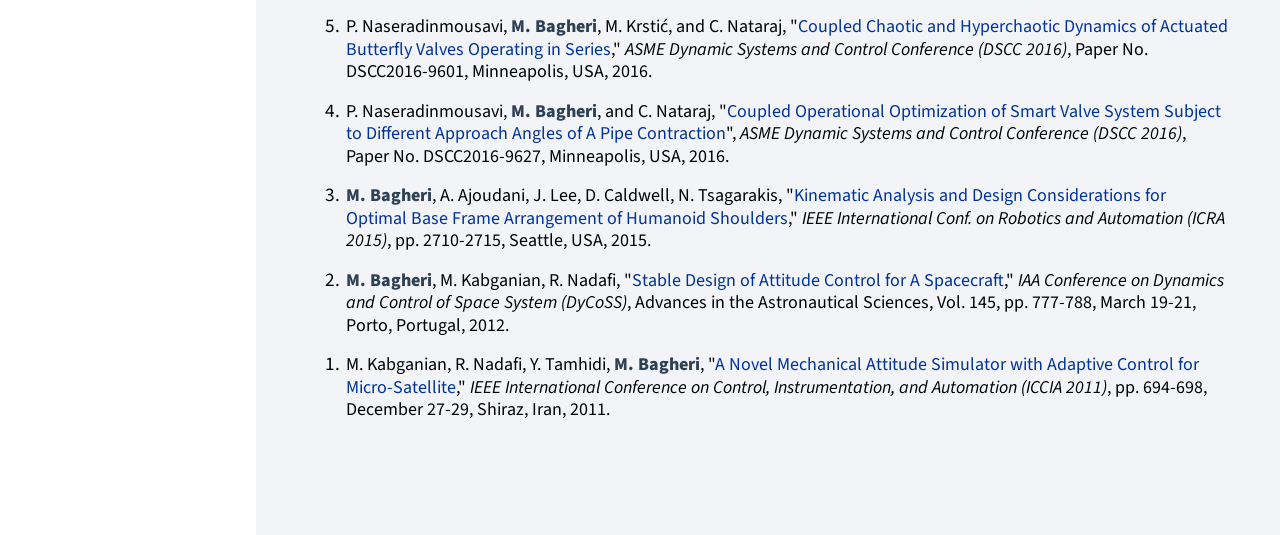
<file: publication.html>
<!DOCTYPE HTML>
<!--
	Prologue by HTML5 UP
	html5up.net | @ajlkn
	Free for personal and commercial use under the CCA 3.0 license (html5up.net/license)
-->
<html>
	<head>
		<title>Mostafa Bagheri</title>
		<link href="images/UCSD.png" rel="icon"/>

		<script>
		  (function(i,s,o,g,r,a,m){i['GoogleAnalyticsObject']=r;i[r]=i[r]||function(){
		  (i[r].q=i[r].q||[]).push(arguments)},i[r].l=1*new Date();a=s.createElement(o),
		  m=s.getElementsByTagName(o)[0];a.async=1;a.src=g;m.parentNode.insertBefore(a,m)
		  })(window,document,'script','https://www.google-analytics.com/analytics.js','ga');

		  ga('create', 'UA-82747559-2', 'auto');
		  ga('require', 'linkid');
		  ga('send', 'pageview');

		</script>

		<meta charset="utf-8" />
		<meta name="viewport" content="width=device-width, initial-scale=1" />
		<!--[if lte IE 8]><script src="assets/js/ie/html5shiv.js"></script><![endif]-->
		<link rel="stylesheet" href="assets/css/main.css" />
		<!--[if lte IE 8]><link rel="stylesheet" href="assets/css/ie8.css" /><![endif]-->
		<!--[if lte IE 9]><link rel="stylesheet" href="assets/css/ie9.css" /><![endif]-->
	</head>
	<body>

		<!-- Header -->
		<div id="header">

			<div class="top">

				<!-- Logo -->
					<div id="logo">
						<span class="image avatar48"> <img src="images/profile.jpg"/></span>
						<p style="line-height:12.5em;"> &nbsp; </p> <!-- for enough top margin-->
						<h1 id="title" style="font-size: 20px; margin-top:1em;">
							Mostafa Bagheri
						</h1>
						<p style="line-height:1.0em; font-size: 0.65em">
							PhD in Robotics, UC San Diego
						</p>
						<p style="line-height:1.0em; font-size: 0.65em">
							Roboticist at Vicarious
						</p>
						<p style="line-height:1.0em; font-size: 0.65em">
							Email: <a href="mailto:mbagheri@vicarious.com" style="color:#ffffff"> mbagheri@vicarious.com </a>
						</p>
						<p style="line-height:1.0em; font-size: 0.65em">
							<!-- &emsp; &emsp; &nbsp; --> <a href="mailto:mostafa@nxtrobotics.com" style="color:#ffffff">mostafa@nxtrobotics.com</a>
						</p>
					</div>

				<!-- Nav -->
					<nav id="nav">
						<!--

							Prologue's nav expects links in one of two formats:

							1. Hash link (scrolls to a different section within the page)

							   <li><a href="#foobar" id="foobar-link" class="icon fa-whatever-icon-you-want skel-layers-ignoreHref"><span class="label">Foobar</span></a></li>

							2. Standard link (sends the user to another page/site)

							   <li><a href="http://foobar.tld" id="foobar-link" class="icon fa-whatever-icon-you-want"><span class="label">Foobar</span></a></li>

						-->
						<ul>
							<li>
								<a href="index.html#top" id="top-link" class="skel-layers-ignoreHref">
									<span class="icon fa-home" style="margin:-10px 0 -5px 0;"> Home </span>
								</a>
							</li>
							
							<li>
								<a href="index.html#about" id="about-link" class="skel-layers-ignoreHref">
									<span style="margin:-10px 0 -10px 0" class="icon fa-user"> About Me </span>
								</a>
							</li>
							
							<li>
								<a href="index.html#education" id="education-link" class="skel-layers-ignoreHref"><span style="margin:-10px 0 -10px 0" class="icon fa-graduation-cap"> Education </span></a>
							</li>

							<li>
								<a href="index.html#research" id="research-link" class="skel-layers-ignoreHref"><span style="margin:-10px 0 -10px 0" class="icon fa-book"> Research &amp; Pubs. </span></a>
							</li>
							
							<li>
								<a href="index.html#work" id="work-link" class="skel-layers-ignoreHref"><span style="margin:-10px 0 -10px 0" class="icon fa-suitcase"> Work Experience </span></a>
							</li>
							
							<li>
								<a href="index.html#skills" id="skills-link" class="skel-layers-ignoreHref"><span style="margin:-10px 0 -10px 0" class="icon fa-pencil"> Skills </span></a>
							</li>
							
							<li>
								<a href="MBagheri_CV.pdf" target="_blank" id="resume-link" class="skel-layers-ignoreHref"><span class="icon fa-file-text-o" style="margin:-10px 0 -10px 0">CV</span></a>
							</li>
							<li>
								<a href="MBagheri_resume.pdf" target="_blank" id="resume-link" class="skel-layers-ignoreHref"><span class="icon fa-file-text-o" style="margin:-10px 0 -10px 0">Resume</span></a>
							</li>

						</ul>
					</nav>

			</div>

			<div class="bottom">
				<!-- Social Icons -->
				<ul style="margin-top:0px" class="icons">
					<!-- <li>
						<a href="#" class="icon fa-twitter"><span class="label">Twitter</span></a>
					</li> -->
					
					<li style="padding-right:25px">
						<a href="https://orcid.org/0000-0001-7438-4674" class="fa fa-brands:orcid"><span class="label">ORCID</span></a>
					</li>

					<li style="padding-right:-1px">
						<a href="https://www.linkedin.com/in/mostafabagheri" class="icon fa-linkedin-square"></a>
					</li>
					
					<!-- <li>
						<a href="https://app.joinhandshake.com/users/11401676" class="icon fa-handshake-o"><span class="label">Handshake</span></a>
					</li> -->
					
					<li style="padding-right: 1px">
						<a href="https://github.com/mostafa-bagheri" class="icon fa-github"></a>
					</li>
					
					<!-- <li>
						<a href="#" class="icon fa-dribbble"><span class="label">Dribbble</span></a>
					</li> -->
					
					<li>
						<a href="mailto:mstfbagheri@ucsd.edu" class="icon fa-envelope"></a>
					</li>

				</ul>
			</div>

		</div>

		<!-- Main -->
			<div id="main">

				<!-- Portfolio -->
					<section id="Publications" class="four">
						<div class="container">

							<header>
								<h2>Publications</h2>
								<p style="margin-top:1.2em; line-height:0.9em; margin-bottom:-0.7em; font-size:0.9em"><a href="https://scholar.google.com/citations?user=0r85B1MAAAAJ&hl=en" style="color:#4d88ff" >(Google Scholar)</a></p>
							</header>

							<p style="font-size:22px; line-height:30px; text-align:left; margin-bottom:0.7em; font-weight:bold" align="justify">Journals</p>
							<ol reversed="reversed" start="10" style="font-size:0.8em; margin-left:40px">

								<li style="line-height:80%; padding:0.1em; margin: -3px 0">
									<p style="font-size:18px" class="mylist2" align="justify"><b>M. Bagheri</b>, I. Karafyllis, P. Naseradinmousavi and M. Krstić, "<a href="papers/JAS_0659.pdf" target="_blank" style="color:#003399">Adaptive Control of a Two-Link Robot Using Batch Least-Square Identifiert</a>," <i>IEEE/CAA Journal Automatica Sinica</i>, Vol. 8, no. 1, pp. 86-93, Jan. 2021.</p>
								</li>

								<li style="line-height:80%; padding:0.1em; margin: -3px 0">
									<p style="font-size:18px" class="mylist2" align="justify"><b>M. Bagheri</b>, P. Naseradinmousavi, and M. Krstić, "<a href="papers/10104301.pdf" target="_blank" style="color:#003399">Feedback Linearization Based Predictor for Time Delay Control of a High-DOF Robot Manipulator</a>," <i>Automatica</i>, Vol 108, October 2019.</p>
								</li>

								<li style="line-height:80%; padding:0.1em; margin: -3px 0">
									<p style="font-size:18px" class="mylist2" align="justify"><b>M. Bagheri</b>, M. Krstić, and P. Naseradinmousavi, "<a href="papers/DSMC_111017.pdf" target="_blank" style="color:#003399">Multivariable Extremum Seeking for Joint-Space Trajectory Optimization of a High-Degrees-of-Freedom Robot</a>," <i>ASME Journal of Dynamic Systems, Measurement, and Control</i>, Vol. 140, Issue 11, pp. 111017-111017-13, 2018.</p>
								</li>
								<!-- ??? --> 

								<li style="line-height:80%; padding:0.1em; margin: -3px 0">
									<p style="font-size:18px" class="mylist2" align="justify">P. Naseradinmousavi, H. Ashrafiuon, and <b>M. Bagheri</b>, "<a href="papers/CND_051008.pdf" target="_blank" style="color:#003399">A Decentralized Neuro-Adaptive Control Scheme to Suppress Chaotic/Hyperchaotic Dynamics of Smart Valves Network</a>," <i>ASME Journal of Computational and Nonlinear Dynamics</i>, Vol. 13, Issue 5, pp. 051008, 2018.</p>
								</li>
								<!-- http://computationalnonlinear.asmedigitalcollection.asme.org/article.aspx?articleid=2676011 --> 

								<li style="line-height:80%; padding:0.1em; margin: -3px 0">
									<p style="font-size:18px" class="mylist2" align="justify"><b>M. Bagheri</b>, P. Naseradinmousavi, "<a href="papers/JAMT_2017.pdf" target="_blank" style="color:#003399">Novel analytical and experimental trajectory optimization of a 7-DOF baxter robot: global design sensitivity and step size analyses</a>," <i>The International Journal of Adv. Manufacturing Tech. </i>, Vol. 27, Issue 9, pp. 1-15, 2017.</p>
								</li>
								<!-- https://link.springer.com/article/10.1007/s00170-017-0877-x --> 

								<li style="line-height:80%; padding:0.1em; margin: -3px 0">
									<p style="font-size:18px" class="mylist2" align="justify">I. Kardan, M. Kabganian, R. Abiri, <b>M. Bagheri</b>, "<a href="papers/JMST_12206.pdf" target="_blank" style="color:#003399">Stick-Slip Conditions in the General Motion of a Planar Rigid Body</a>," <i>Journal of Mechanical Science and Technology</i>, Springer, Vol. 27, Issue 9, pp. 2577-2583, 2013.</p>
								</li>
								<!-- https://link.springer.com/article/10.1007/s12206-013-0701-y --> 
								
								<li style="line-height:80%; padding:0.1em; margin: -3px 0">
									<p style="font-size:18px" class="mylist2" align="justify"><b>M. Bagheri</b>, M. Kabganian, R. Nadafi, "<a href="papers/SCIENTIA-S-12-00361.pdf" target="_blank" style="color:#003399">Three-axis Attitude Control Design for a Spacecraft Based on Lyapunov Stability Criteria</a>," <i>Scientia Iranica, Transaction B: Mechanical Engineering</i>, Vol. 20, Issue 4, pp. 1302-1309, 2013.</p>
								</li>
								<!-- http://search.proquest.com/docview/1506899620?pq-origsite=gscholarThree-Axis -->
								
								<li style="line-height:80%; padding:0.1em; margin: -3px 0">
									<p style="font-size:18px" class="mylist2" align="justify">A. Fata, <b>M. Bagheri</b>, P. Mottaghizadeh, "<a href="papers/JBASR_3991_9.pdf" target="_blank" style="color:#003399">Tool Temperature Prediction during Machining by FEM with Experimental Validation</a>", <i>Journal of Basic and Applied Sci. Res.</i>, 2(12), pp. 12606-12610, 2012.</p>
								</li>
								<!-- https://link.springer.com/article/10.1007/s12206-013-0701-y -->

								<li style="line-height:80%; padding:0.1em; margin: -3px 0">
									<p style="font-size:18px" class="mylist2" align="justify"><b>M. Bagheri</b>, P. Mottaghizadeh, "<a href="papers/WASET_3744.pdf" target="_blank" style="color:#003399"> Analysis of Tool-Chip Interface Temperature with FEM and Empirical Verification</a>", <i>International Journal of Mechanical and Mechatronics Engineering</i>, Vol. 6, No. 8, pp. 1766-1775, 2012.</p>
								</li>
									<!-- http://waset.org/publications/3744/analysis-of-tool-chip-interface-temperature-with-fem-and-empirical-verification -->

								<li style="line-height:80%; padding:0.1em; margin: -3px 0">
									<p style="font-size:18px" class="mylist2" align="justify">P. Mottaghizadeh, <b>M. Bagheri</b>, "<a href="papers/WASET_14141.pdf" target="_blank" style="color:#003399"> 3D Modeling of Temperature by Finite Element in Machining With Experimental Authorization</a>," <i>International Journal of Mechanical and Mechatronics Engineering</i>, Vol. 6, No. 8, pp. 1646-1652, 2012.</p>
								</li>
									<!-- http://waset.org/publications/14141/3d-modeling-of-temperature-by-finite-element-in-machining-with-experimental-authorization -->

							</ol>

							<p style="font-size:22px; line-height:30px; text-align:left; margin-bottom:0.7em; margin-top:3em; font-weight:bold" align="justify">Conference papers</p>
							<ol reversed="reversed" start="12" style="font-size:0.8em; margin-left:40px">

								<li style="line-height:80%; padding:0.1em; margin: -3px 0">
									<p style="font-size:18px" class="mylist2" align="justify"><b>M. Bagheri</b>, P. Naseradinmousavi, and M. Krstić, "Time Delay Control of a High-DOF Robot Manipulator Through Feedback Linearization Based Predictor," <i>ASME Dynamic Systems and Control Conference (DSCC 2019)</i>, Paper No. DSCC2019-8915, Oct. 8 - 11, Park City, UT, USA, 2019.</p>
								</li>

								<li style="line-height:80%; padding:0.1em; margin: -3px 0">
									<p style="font-size:18px" class="mylist2" align="justify">A. Bertino, <b>M. Bagheri</b>, M. Krstić, and P. Naseradinmousavi, "Experimental Autonomous Deep Learning-Based 3D Path Planning for a 7-DOF Robot Manipulator," <i>ASME Dynamic Systems and Control Conference (DSCC 2019)</i>, Paper No. DSCC2019-8951, Oct. 8 - 11, Park City, UT, USA, 2019.</p>
								</li>

								<li style="line-height:80%; padding:0.1em; margin: -3px 0">
									<p style="font-size:18px" class="mylist2" align="justify"><b>M. Bagheri</b>, M. Krstić, and P. Naseradinmousavi, "<a href="papers/DSCC2018_9101.pdf" target="_blank" style="color:#003399">Analytical and Experimental Predictor-Based Time Delay Control of Baxter Robot</a>," <i>ASME Dynamic Systems and Control Conference (DSCC 2018)</i>, Paper No. DSCC2018-9101, Sept. 30 - Oct. 3, Atlanta, GA, USA, 2018.</p>
									<p style="font-size:18.0px; margin-top:-0.75em" class="mylist2" align="justify"><i>Highlited research</i> in the <a href="papers/ASME_DSCD-Newsletter-Winter-2018.pdf" target="_blank" style="color:#003399">ASME DSCD newsletter</a>, Winter 2018</p>
								</li>

								<li style="line-height:80%; padding:0.1em; margin: -3px 0">
									<p style="font-size:18px" class="mylist2" align="justify"><b>M. Bagheri</b>, M. Krstić, and P. Naseradinmousavi, "<a href="papers/08430959.pdf" target="_blank" style="color:#003399">Joint-Space Trajectory Optimization of a 7-DOF Baxter Using Multivariable Extremum Seeking</a>," <i>IEEE American Control Conference (ACC 2018)</i>, pp. 2176-2181, June 27-29, Milwaukee, WI, USA, 2018.</p>
								</li>
	
								<li style="line-height:80%; padding:0.1em; margin: -3px 0">
									<p style="font-size:18px" class="mylist2" align="justify">P. Naseradinmousavi, H. Ashrafiuon, and <b>M. Bagheri</b>, "<a href="papers/08431161.pdf" target="_blank" style="color:#003399">Suppressing Chaotic and Hyperchaotic Dynamics of Smart Valves Network Using A Centralized Adaptive Approach</a>," <i>IEEE American Control Conference (ACC 2018)</i>, pp. 1671-1676, June 27-29, Milwaukee, WI, USA, 2018.</p>
								</li>

								<li style="line-height:80%; padding:0.1em; margin: -3px 0">
									<p style="font-size:18px" class="mylist2" align="justify"><b>M. Bagheri</b>, P. Naseradinmousavi, and R. Morsi, "<a href="papers/DSCC2017_5004.pdf" target="_blank" style="color:#003399">Experimental and Novel Analytical Trajectory Optimization of a 7-DOF Baxter Robot: Global Design Sensitivity and Step Size Analyses</a>," <i>ASME Dynamic Systems and Control Conference (DSCC 2017)</i>, Paper No. DSCC2017-5004, Tysons, USA, 2017.</p>
								</li>
								<!-- http://proceedings.asmedigitalcollection.asme.org/proceeding.aspx?articleid=2604429 -->

								<li style="line-height:80%; padding:0.1em; margin: -3px 0">
									<p style="font-size:18px" class="mylist2" align="justify"><b>M. Bagheri</b>, P. Naseradinmousavi, H. Ashrafiuon, M. Canova, and D. B. Segala "<a href="papers/DSCC2017_5006.pdf" target="_blank" style="line-height:23px; color:#003399">Suppressing Chaotic/Hyperchaotic Dynamics of Smart Valves Network Using Decentralized and Centralized Schemes</a>," <i>ASME Dynamic Systems and Control Conference (DSCC 2017)</i>, Paper No. DSCC2017-5006, Tysons, USA, 2017.</p>
								</li>
								<!-- http://proceedings.asmedigitalcollection.asme.org/proceeding.aspx?articleid=2604429 -->

								<li style="line-height:80%; padding:0.1em; margin: -3px 0">
									<p style="font-size:18px" class="mylist2" align="justify">P. Naseradinmousavi, <b>M. Bagheri</b>, M. Krstić, and C. Nataraj, "<a href="papers/DSCC2016_9601.pdf" target="_blank" style="color:#003399">Coupled Chaotic and Hyperchaotic Dynamics of Actuated Butterfly Valves Operating in Series</a>," <i>ASME Dynamic Systems and Control Conference (DSCC 2016)</i>, Paper No. DSCC2016-9601, Minneapolis, USA, 2016.</p>
								</li>
								<!-- http://proceedings.asmedigitalcollection.asme.org/proceeding.aspx?articleid=2604429 -->

								<li style="line-height:80%; padding:0.1em">
									<p style="font-size:18px" class="mylist2" align="justify">P. Naseradinmousavi, <b>M. Bagheri</b>, and C. Nataraj, "<a href="papers/DSCC2016_9627.pdf" target="_blank" style="color:#003399">Coupled Operational Optimization of Smart Valve System Subject to Different Approach Angles of A Pipe Contraction</a>", <i>ASME Dynamic Systems and Control Conference (DSCC 2016)</i>, Paper No. DSCC2016-9627, Minneapolis, USA, 2016.</p>
								</li>
								<!-- http://proceedings.asmedigitalcollection.asme.org/proceeding.aspx?articleid=2604347 -->

								<li style="line-height:80%; padding:0.1em; margin: -3px 0">
									<p style="font-size:18px" class="mylist2" align="justify"><b>M. Bagheri</b>, A. Ajoudani, J. Lee, D. Caldwell, N. Tsagarakis, "<a href="papers/ICRA2015_07139566.pdf" target="_blank" style="color:#003399">Kinematic Analysis and Design Considerations for Optimal Base Frame Arrangement of Humanoid Shoulders</a>," <i>IEEE International Conf. on Robotics and Automation (ICRA 2015)</i>, pp. 2710-2715, Seattle, USA, 2015.</p>
								</li>
								<!-- http://ieeexplore.ieee.org/abstract/document/7139566/ -->

								<li style="line-height:80%; padding:0.1em; margin: -3px 0">
									<p style="font-size:18px" class="mylist2" align="justify"><b>M. Bagheri</b>, M. Kabganian, R. Nadafi, "<a href="papers/AAS_12-352.pdf" target="_blank" style="color:#003399">Stable Design of Attitude Control for A Spacecraft</a>," <i>IAA Conference on Dynamics and Control of Space System (DyCoSS)</i>, Advances in the Astronautical Sciences, Vol. 145, pp. 777-788, March 19-21, Porto, Portugal, 2012.</p>
								</li>
								<!-- http://www.univelt.com/book=3748 -->

								<li style="line-height:80%; padding:0.1em; margin: -3px 0">
									<p style="font-size:18px" class="mylist2" align="justify">M. Kabganian, R. Nadafi, Y. Tamhidi, <b>M. Bagheri</b>, "<a href="papers/ICCIA_06356743.pdf" target="_blank" style="color:#003399">A Novel Mechanical Attitude Simulator with Adaptive Control for Micro-Satellite</a>," <i>IEEE International Conference on Control, Instrumentation, and Automation (ICCIA 2011)</i>, pp. 694-698, December 27-29, Shiraz, Iran, 2011.</p>
								</li>
								<!-- http://ieeexplore.ieee.org/document/6356743/ -->

							</ol>

						</div>
					</section>

		<!-- Scripts -->
			<script src="assets/js/jquery.min.js"></script>
			<script src="assets/js/jquery.scrolly.min.js"></script>
			<script src="assets/js/jquery.scrollzer.min.js"></script>
			<script src="assets/js/skel.min.js"></script>
			<script src="assets/js/util.js"></script>
			<!--[if lte IE 8]><script src="assets/js/ie/respond.min.js"></script><![endif]-->
			<script src="assets/js/main.js"></script>

	</body>
</html>
</file>
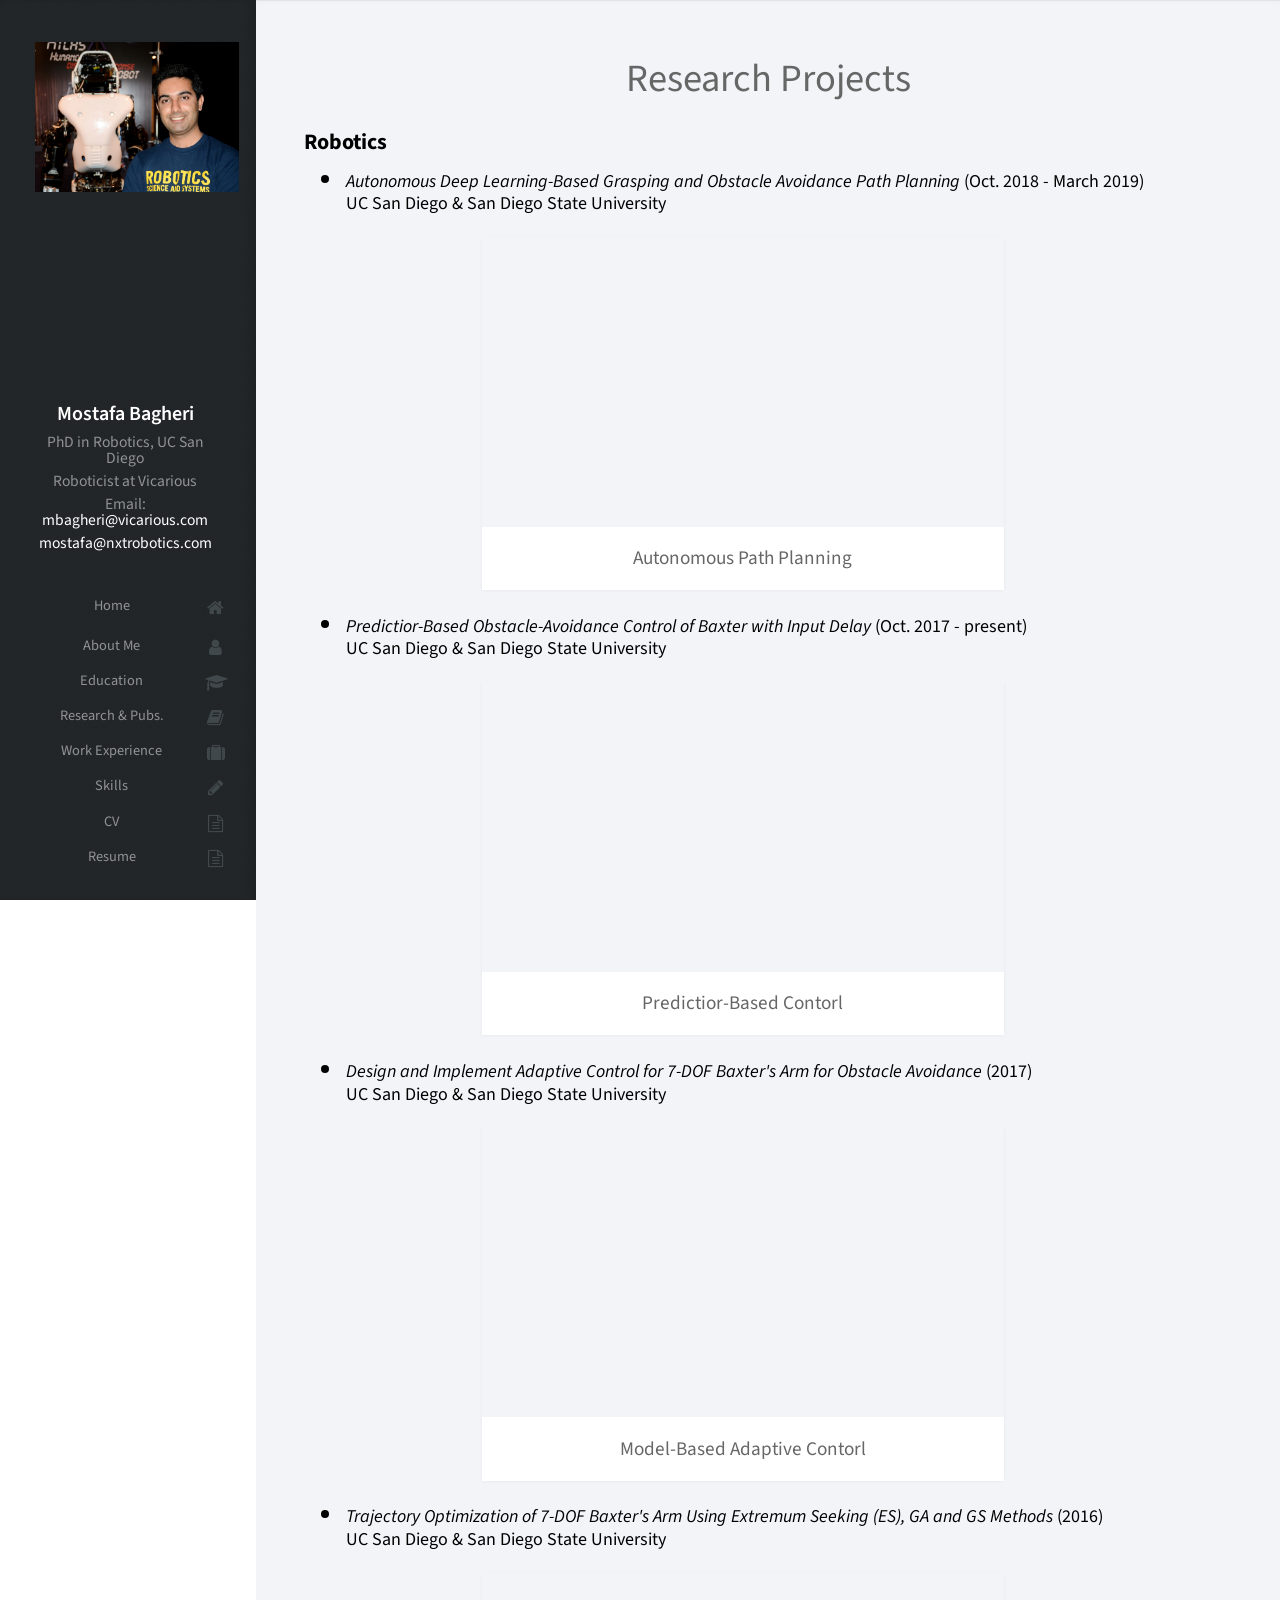
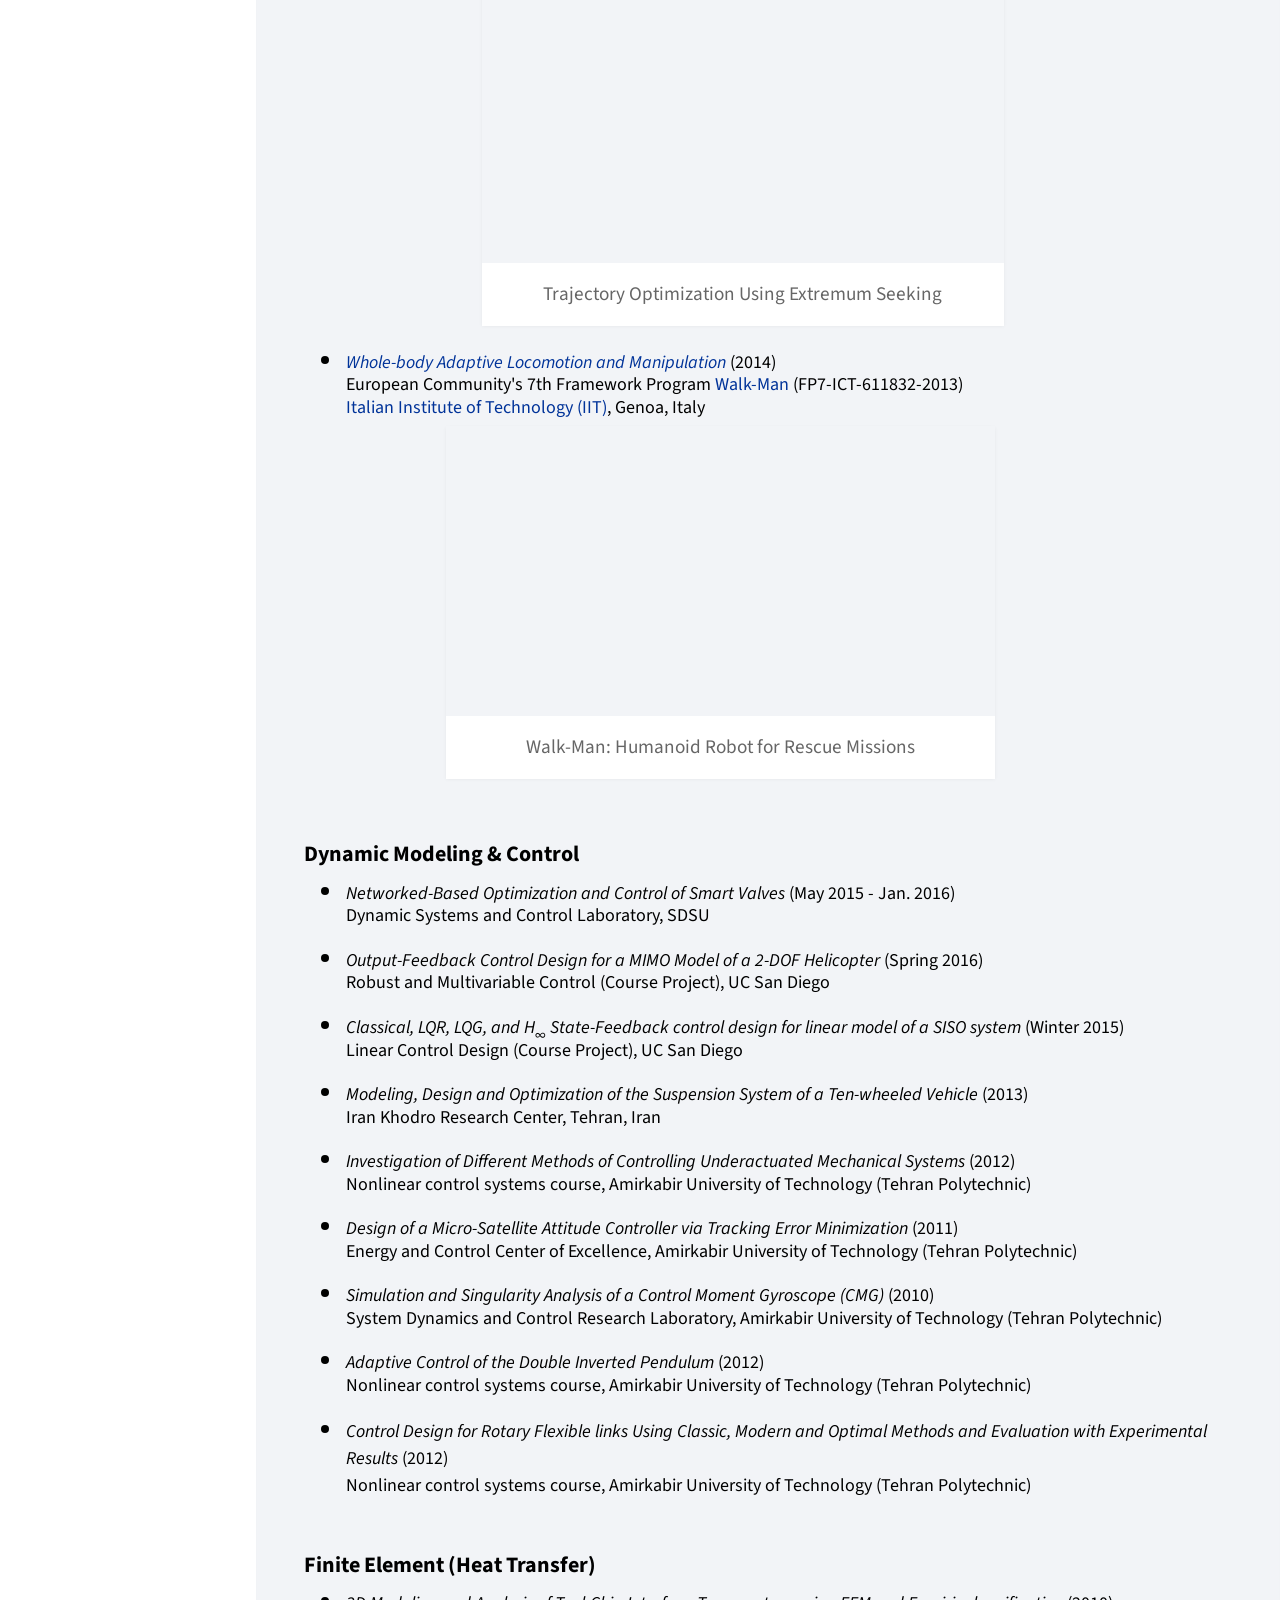
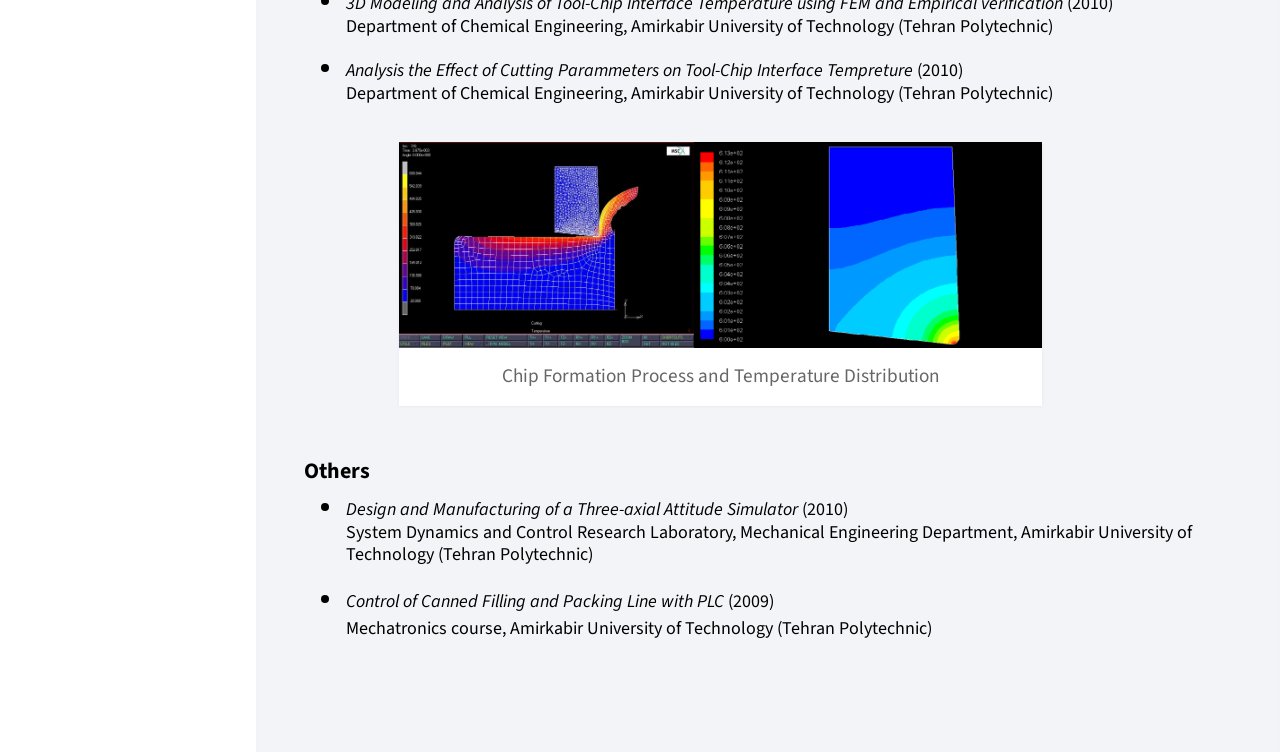
<file: research.html>
<!DOCTYPE HTML>
<!--
	Prologue by HTML5 UP
	html5up.net | @ajlkn
	Free for personal and commercial use under the CCA 3.0 license (html5up.net/license)
-->
<html>
	<head>
		<title>Mostafa Bagheri</title>
		<link href="images/UCSD.png" rel="icon"/>

		<script>
		  (function(i,s,o,g,r,a,m){i['GoogleAnalyticsObject']=r;i[r]=i[r]||function(){
		  (i[r].q=i[r].q||[]).push(arguments)},i[r].l=1*new Date();a=s.createElement(o),
		  m=s.getElementsByTagName(o)[0];a.async=1;a.src=g;m.parentNode.insertBefore(a,m)
		  })(window,document,'script','https://www.google-analytics.com/analytics.js','ga');

		  ga('create', 'UA-82747559-2', 'auto');
		  ga('require', 'linkid');
		  ga('send', 'pageview');

		</script>

		<meta charset="utf-8" />
		<meta name="viewport" content="width=device-width, initial-scale=1" />
		<!--[if lte IE 8]><script src="assets/js/ie/html5shiv.js"></script><![endif]-->
		<link rel="stylesheet" href="assets/css/main.css" />
		<!--[if lte IE 8]><link rel="stylesheet" href="assets/css/ie8.css" /><![endif]-->
		<!--[if lte IE 9]><link rel="stylesheet" href="assets/css/ie9.css" /><![endif]-->
	</head>
	<body>

		<!-- Header -->
		<div id="header">

			<div class="top">

				<!-- Logo -->
					<div id="logo">
						<span class="image avatar48"> <img src="images/profile.jpg"/></span>
						<p style="line-height:12.5em;"> &nbsp; </p> <!-- for enough top margin-->
						<h1 id="title" style="font-size: 20px; margin-top:1em;">
							Mostafa Bagheri
						</h1>
						<p style="line-height:1.0em; font-size: 0.65em">
							PhD in Robotics, UC San Diego
						</p>
						<p style="line-height:1.0em; font-size: 0.65em">
							Roboticist at Vicarious
						</p>
						<p style="line-height:1.0em; font-size: 0.65em">
							Email: <a href="mailto:mbagheri@vicarious.com" style="color:#ffffff"> mbagheri@vicarious.com </a>
						</p>
						<p style="line-height:1.0em; font-size: 0.65em">
							<!-- &emsp; &emsp; &nbsp; --> <a href="mailto:mostafa@nxtrobotics.com" style="color:#ffffff">mostafa@nxtrobotics.com</a>
						</p>
					</div>

				<!-- Nav -->
					<nav id="nav">
						<!--

							Prologue's nav expects links in one of two formats:

							1. Hash link (scrolls to a different section within the page)

							   <li><a href="#foobar" id="foobar-link" class="icon fa-whatever-icon-you-want skel-layers-ignoreHref"><span class="label">Foobar</span></a></li>

							2. Standard link (sends the user to another page/site)

							   <li><a href="http://foobar.tld" id="foobar-link" class="icon fa-whatever-icon-you-want"><span class="label">Foobar</span></a></li>

						-->
						<ul>
							<li>
								<a href="index.html#top" id="top-link" class="skel-layers-ignoreHref">
									<span class="icon fa-home" style="margin:-10px 0 -5px 0;"> Home </span>
								</a>
							</li>
							
							<li>
								<a href="index.html#about" id="about-link" class="skel-layers-ignoreHref">
									<span style="margin:-10px 0 -10px 0" class="icon fa-user"> About Me </span>
								</a>
							</li>
							
							<li>
								<a href="index.html#education" id="education-link" class="skel-layers-ignoreHref"><span style="margin:-10px 0 -10px 0" class="icon fa-graduation-cap"> Education </span></a>
							</li>

							<li>
								<a href="index.html#research" id="research-link" class="skel-layers-ignoreHref"><span style="margin:-10px 0 -10px 0" class="icon fa-book"> Research &amp; Pubs. </span></a>
							</li>
							
							<li>
								<a href="index.html#work" id="work-link" class="skel-layers-ignoreHref"><span style="margin:-10px 0 -10px 0" class="icon fa-suitcase"> Work Experience </span></a>
							</li>
							
							<li>
								<a href="index.html#skills" id="skills-link" class="skel-layers-ignoreHref"><span style="margin:-10px 0 -10px 0" class="icon fa-pencil"> Skills </span></a>
							</li>
							
							<li>
								<a href="MBagheri_CV.pdf" target="_blank" id="resume-link" class="skel-layers-ignoreHref"><span class="icon fa-file-text-o" style="margin:-10px 0 -10px 0">CV</span></a>
							</li>
							<li>
								<a href="MBagheri_resume.pdf" target="_blank" id="resume-link" class="skel-layers-ignoreHref"><span class="icon fa-file-text-o" style="margin:-10px 0 -10px 0">Resume</span></a>
							</li>

						</ul>
					</nav>

			</div>

			<div class="bottom">
				<!-- Social Icons -->
				<ul style="margin-top:0px" class="icons">
					<!-- <li>
						<a href="#" class="icon fa-twitter"><span class="label">Twitter</span></a>
					</li> -->
					
					<li style="padding-right:25px">
						<a href="https://orcid.org/0000-0001-7438-4674" class="fa fa-brands:orcid"><span class="label">ORCID</span></a>
					</li>

					<li style="padding-right:-1px">
						<a href="https://www.linkedin.com/in/mostafabagheri" class="icon fa-linkedin-square"></a>
					</li>
					
					<!-- <li>
						<a href="https://app.joinhandshake.com/users/11401676" class="icon fa-handshake-o"><span class="label">Handshake</span></a>
					</li> -->
					
					<li style="padding-right: 1px">
						<a href="https://github.com/mostafa-bagheri" class="icon fa-github"></a>
					</li>
					
					<!-- <li>
						<a href="#" class="icon fa-dribbble"><span class="label">Dribbble</span></a>
					</li> -->
					
					<li>
						<a href="mailto:mstfbagheri@ucsd.edu" class="icon fa-envelope"></a>
					</li>

				</ul>
			</div>

		</div>

		<!-- Main -->
			<div id="main">

				<!-- Portfolio -->
					<section id="research" class="four">
						<div class="container">

							<header>
								<h2>Research Projects</h2>
							</header>

							<p style="font-size:22px; line-height:30px; text-align:left; margin-bottom:10px; font-weight:bold" align="justify">Robotics</p>
							<ul style="list-style-type:disc;margin-left:40px">

								<li style="line-height:80%; padding:0.1em"><p class="mylist2" align="justify"><i>Autonomous Deep Learning-Based Grasping and Obstacle Avoidance Path Planning</i> (Oct. 2018 - March 2019) <br/>
								<!-- Nonlinear and Adaptive Control Lab. at UC San Diego & Dynamic System and Control Lab. at SDSU -->
								UC San Diego & San Diego State University </p>

								<div class="row">
									<div class="4u 12u$(mobile)" style="width: 60%; margin-left: 15%; margin-top: 5px; margin-bottom: 20px">
										<article class="item">
											<iframe width="950" height="290" src="http://www.youtube.com/embed/KcCqRJA1FXo?rel=0" frameborder="0" allowfullscreen class="image fit"></iframe>
											<!-- width="325" height="280"   ?rel=0 & playlist=kZzwVwzAWME & loop=1 & autoplay=1-->
											<!-- <a href="#" class="image fit"><img src="images/walkman.jpg" alt="" /></a> -->
											<header>
												<h3 style="line-height: 1.3em;">Autonomous Path Planning</h3>
											</header>
										</article>
									</div>
								</div>

								<li style="line-height:80%; padding:0.1em"><p class="mylist2" align="justify"><i>Predictior-Based Obstacle-Avoidance Control of Baxter with Input Delay</i> (Oct. 2017 - present) <br/>
								<!-- Nonlinear and Adaptive Control Lab. at UC San Diego & Dynamic System and Control Lab. at SDSU -->
								UC San Diego & San Diego State University </p>

								<div class="row">
									<div class="4u 12u$(mobile)" style="width: 60%; margin-left: 15%; margin-top: 5px; margin-bottom: 20px">
										<article class="item">
											<iframe width="950" height="290" src="http://www.youtube.com/embed/9ApK5WKrnBs?rel=0" frameborder="0" allowfullscreen class="image fit"></iframe>
											<!-- width="325" height="280"   ?rel=0 & playlist=kZzwVwzAWME & loop=1 & autoplay=1-->
											<!-- <a href="#" class="image fit"><img src="images/walkman.jpg" alt="" /></a> -->
											<header>
												<h3 style="line-height: 1.3em;">Predictior-Based Contorl</h3>
											</header>
										</article>
									</div>
								</div>
								
								<li style="line-height:80%; padding:0.1em"><p class="mylist2" align="justify"><i>Design and Implement Adaptive Control for 7-DOF Baxter's Arm for Obstacle Avoidance</i> (2017) <br/>
								UC San Diego & San Diego State University </p>

								<div class="row">
									<div class="4u 12u$(mobile)" style="width: 60%; margin-left: 15%; margin-top: 5px; margin-bottom: 20px">
										<article class="item">
											<iframe width="950" height="290" src="http://www.youtube.com/embed/oaT_vFOd3t4?rel=0" frameborder="0" allowfullscreen class="image fit"></iframe>
											<!-- width="325" height="280"   ?rel=0 & playlist=kZzwVwzAWME & loop=1 & autoplay=1-->
											<!-- <a href="#" class="image fit"><img src="images/walkman.jpg" alt="" /></a> -->
											<header>
												<h3 style="line-height: 1.3em;">Model-Based Adaptive Contorl</h3>
											</header>
										</article>
									</div>
								</div>
								

								<li style="line-height:80%; padding:0.1em"><p class="mylist2" align="justify"><i>Trajectory Optimization of 7-DOF Baxter's Arm Using Extremum Seeking (ES), GA and GS Methods</i> (2016) <br/>
								UC San Diego & San Diego State University </p>

								<div class="row">
									<div class="4u 12u$(mobile)" style="width: 60%; margin-left: 15%; margin-top: 5px; margin-bottom: 20px">
										<article class="item">
											<iframe width="950" height="290" src="http://www.youtube.com/embed/Jz8Cv5NDFsg?rel=0" frameborder="0" allowfullscreen class="image fit"></iframe>
											<!-- width="325" height="280"   ?rel=0 & playlist=kZzwVwzAWME & loop=1 & autoplay=1-->
											<!-- <a href="#" class="image fit"><img src="images/walkman.jpg" alt="" /></a> -->
											<header>
												<h3 style="line-height: 1.3em;">Trajectory Optimization Using Extremum Seeking</h3>
											</header>
										</article>
									</div>
								</div>

								<li style="line-height:80%; padding:0.1em"><p class="mylist2" align="justify"><i><a href="http://cordis.europa.eu/project/rcn/110726_en.html" style="color:#003399">Whole-body Adaptive Locomotion and Manipulation</a> </i> (2014) <br/>
								European Community's 7th Framework Program <a href="http://www.walk-man.eu/" style="color:#003399">Walk-Man</a> (FP7-ICT-611832-2013)<br/>
								<a href="https://iit.it/" style="color:#003399">Italian Institute of Technology (IIT)</a>, Genoa, Italy</p>

							</ul>
							<div class="row" style="margin-top: -70px">
								<div class="4u 12u$(mobile)" style="width: 60%; margin-left: 15%; margin-top: -10px; margin-bottom: 40px">
									<article class="item">
										<iframe width="750" height="290" src="https://www.youtube.com/embed/kZzwVwzAWME?rel=0" frameborder="0" allowfullscreen class="image fit"></iframe>
										<!-- width="325" height="280"   ?rel=0 & playlist=kZzwVwzAWME & loop=1 & autoplay=1-->
										<!-- <a href="#" class="image fit"><img src="images/walkman.jpg" alt="" /></a> -->
										<header>
											<h3 style="line-height: 1.3em;">Walk-Man: Humanoid Robot for Rescue Missions</h3>
										</header>
									</article>
								</div>
								<!-- <div class="4u 12u$(mobile)" style="width: 36%; margin-left: -2%; margin-top: -5px; margin-bottom: 40px">
									<article class="item">
										<a href="#" class="image fit"><img src="images/Baxter.jpg" alt="" /></a>
										<header>
											<h3 style="line-height: 1.3em;">Baxter Collaborative Robots for &nbsp; &nbsp; Industrial Automation</h3>
										</header>
									</article>
								</div>
								<div class="4u 12u$(mobile)" style="width: 30%; margin-left: -2%; margin-top: 5px; margin-bottom: 40px">
									<article class="item">
										<a href="#" class="image fit"><img src="images/Nao.jpg" alt="" /></a>
										<header>
											<h3 style="line-height: 1.3em;">Nao Humanoid Robot</h3>
										</header>
									</article>
								</div> -->
							</div>
							
							<!-- *********************************************************************************** -->

							<p style="font-size:22px; line-height:30px; text-align:left; margin-bottom:10px; margin-top:20px; font-weight:bold" align="justify">Dynamic Modeling & Control</p>
							<ul style="list-style-type:disc;margin-left:40px">

								<li style="line-height:80%; padding:0.1em"><p class="mylist2" align="justify"><i>Networked-Based Optimization and Control of Smart Valves</i> (May 2015 - Jan. 2016) <br/>
								Dynamic Systems and Control Laboratory, SDSU </p>

								<li style="line-height:80%; padding:0.1em"><p class="mylist2" align="justify"><i>Output-Feedback Control Design for a MIMO Model of a 2-DOF Helicopter </i> (Spring 2016) <br/>
									Robust and Multivariable Control (Course Project), UC San Diego

								<li style="line-height:80%; padding:0.1em"><p class="mylist2" align="justify"><i>Classical, LQR, LQG, and H<sub>&infin;</sub> State-Feedback control design for linear model of a SISO system</i> (Winter 2015)  <br/>
									Linear Control Design (Course Project), UC San Diego

								<li style="line-height:80%; padding:0.1em"><p class="mylist2" align="justify"><i>Modeling, Design and Optimization of the Suspension System of a Ten-wheeled Vehicle</i> (2013) <br/>
								Iran Khodro Research Center, Tehran, Iran </p>

								<li style="line-height:80%; padding:0.1em"><p class="mylist2" align="justify"><i>Investigation of Different Methods of Controlling Underactuated Mechanical Systems</i> (2012) <br/>
									Nonlinear control systems course, Amirkabir University of Technology (Tehran Polytechnic) </p>

								<li style="line-height:80%; padding:0.1em"><p class="mylist2" align="justify"><i>Design of a Micro-Satellite Attitude Controller via Tracking Error Minimization</i> (2011) <br/>
									Energy and Control Center of Excellence, Amirkabir University of Technology (Tehran Polytechnic) </p>

								<li style="line-height:80%; padding:0.1em"><p class="mylist2" align="justify"><i>Simulation and Singularity Analysis of a Control Moment Gyroscope (CMG)</i> (2010) <br/>
									System Dynamics and Control Research Laboratory, Amirkabir University of Technology (Tehran Polytechnic) </p>

								<li style="line-height:80%; padding:0.1em"><p class="mylist2" align="justify"><i>Adaptive Control of the Double Inverted Pendulum</i> (2012) <br/>
									Nonlinear control systems course, Amirkabir University of Technology (Tehran Polytechnic) </p>

								<li style="line-height:80%; padding:0.1em"><p class="mylist" align="justify"><i>Control Design for Rotary Flexible links Using Classic, Modern and Optimal Methods and Evaluation with Experimental Results</i> (2012) <br/>
									Nonlinear control systems course, Amirkabir University of Technology (Tehran Polytechnic) </p>
									
							</ul>

							<!-- *********************************************************************************** -->

							<p style="font-size:22px; line-height:30px; text-align:left; margin-bottom:10px; margin-top:10px; font-weight:bold" align="justify">Finite Element (Heat Transfer)</p>
							<ul style="list-style-type:disc;margin-left:40px">
								<li style="line-height:80%; padding:0.1em"><p class="mylist2" align="justify"><i>3D Modeling and Analysis of Tool-Chip Interface Temperature using FEM and Empirical verification</i> (2010) <br/>
								Department of Chemical Engineering, Amirkabir University of Technology (Tehran Polytechnic) </p>

								<li style="line-height:80%; padding:0.1em"><p class="mylist2" align="justify"><i>Analysis the Effect of Cutting Parammeters on Tool-Chip Interface Tempreture</i> (2010) <br/>
								Department of Chemical Engineering, Amirkabir University of Technology (Tehran Polytechnic) </p>
							</ul>

							<div class="row">
								<div class="4u 12u$(mobile)" style="width: 70%; margin-left: 10%; margin-top: -30px; margin-bottom: 50px">
									<article class="item">
										<a href="#" class="image fit"><img src="images/FEM.png" alt="" /></a>
										<header>
											<h3>Chip Formation Process and Temperature Distribution</h3>
										</header>
									</article>
								</div>
							</div>

							<!-- *********************************************************************************** -->

							<p style="font-size:22px; line-height:30px; text-align:left; margin-bottom:10px; font-weight:bold" align="justify">Others</p>
							<ul style="list-style-type:disc;margin-left:40px">

								<li style="line-height:80%; padding:0.1em"><p class="mylist2" align="justify"><i>Design and Manufacturing of a Three-axial Attitude Simulator</i> (2010) <br/>
									System Dynamics and Control Research Laboratory, Mechanical Engineering Department, Amirkabir University of Technology (Tehran Polytechnic) </p>

								<li style="line-height:80%; padding:0.1em"><p class="mylist" align="justify"><i>Control of Canned Filling and Packing Line with PLC</i> (2009) <br/>
								Mechatronics course, Amirkabir University of Technology (Tehran Polytechnic)</p>

							</ul>

						</div>
					</section>

		<!-- Scripts -->
			<script src="assets/js/jquery.min.js"></script>
			<script src="assets/js/jquery.scrolly.min.js"></script>
			<script src="assets/js/jquery.scrollzer.min.js"></script>
			<script src="assets/js/skel.min.js"></script>
			<script src="assets/js/util.js"></script>
			<!--[if lte IE 8]><script src="assets/js/ie/respond.min.js"></script><![endif]-->
			<script src="assets/js/main.js"></script>

	</body>
</html>
</file>
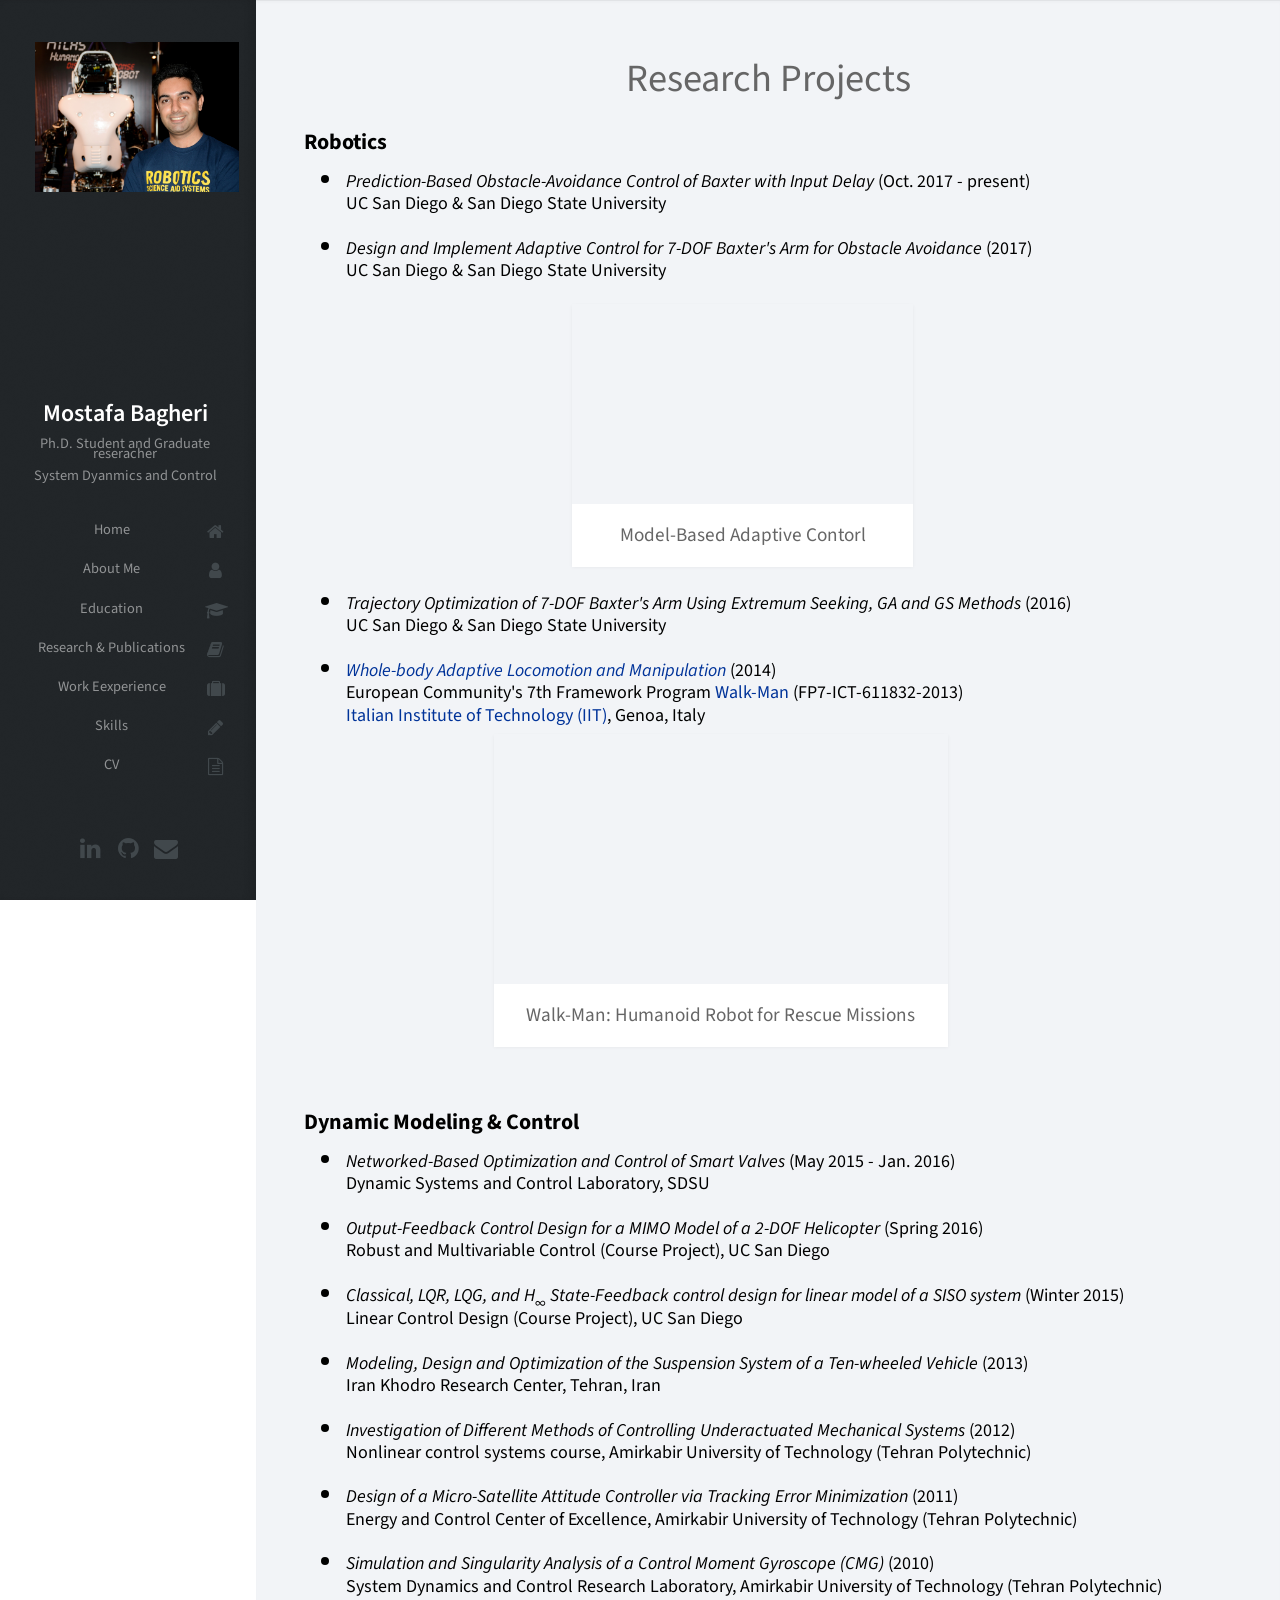
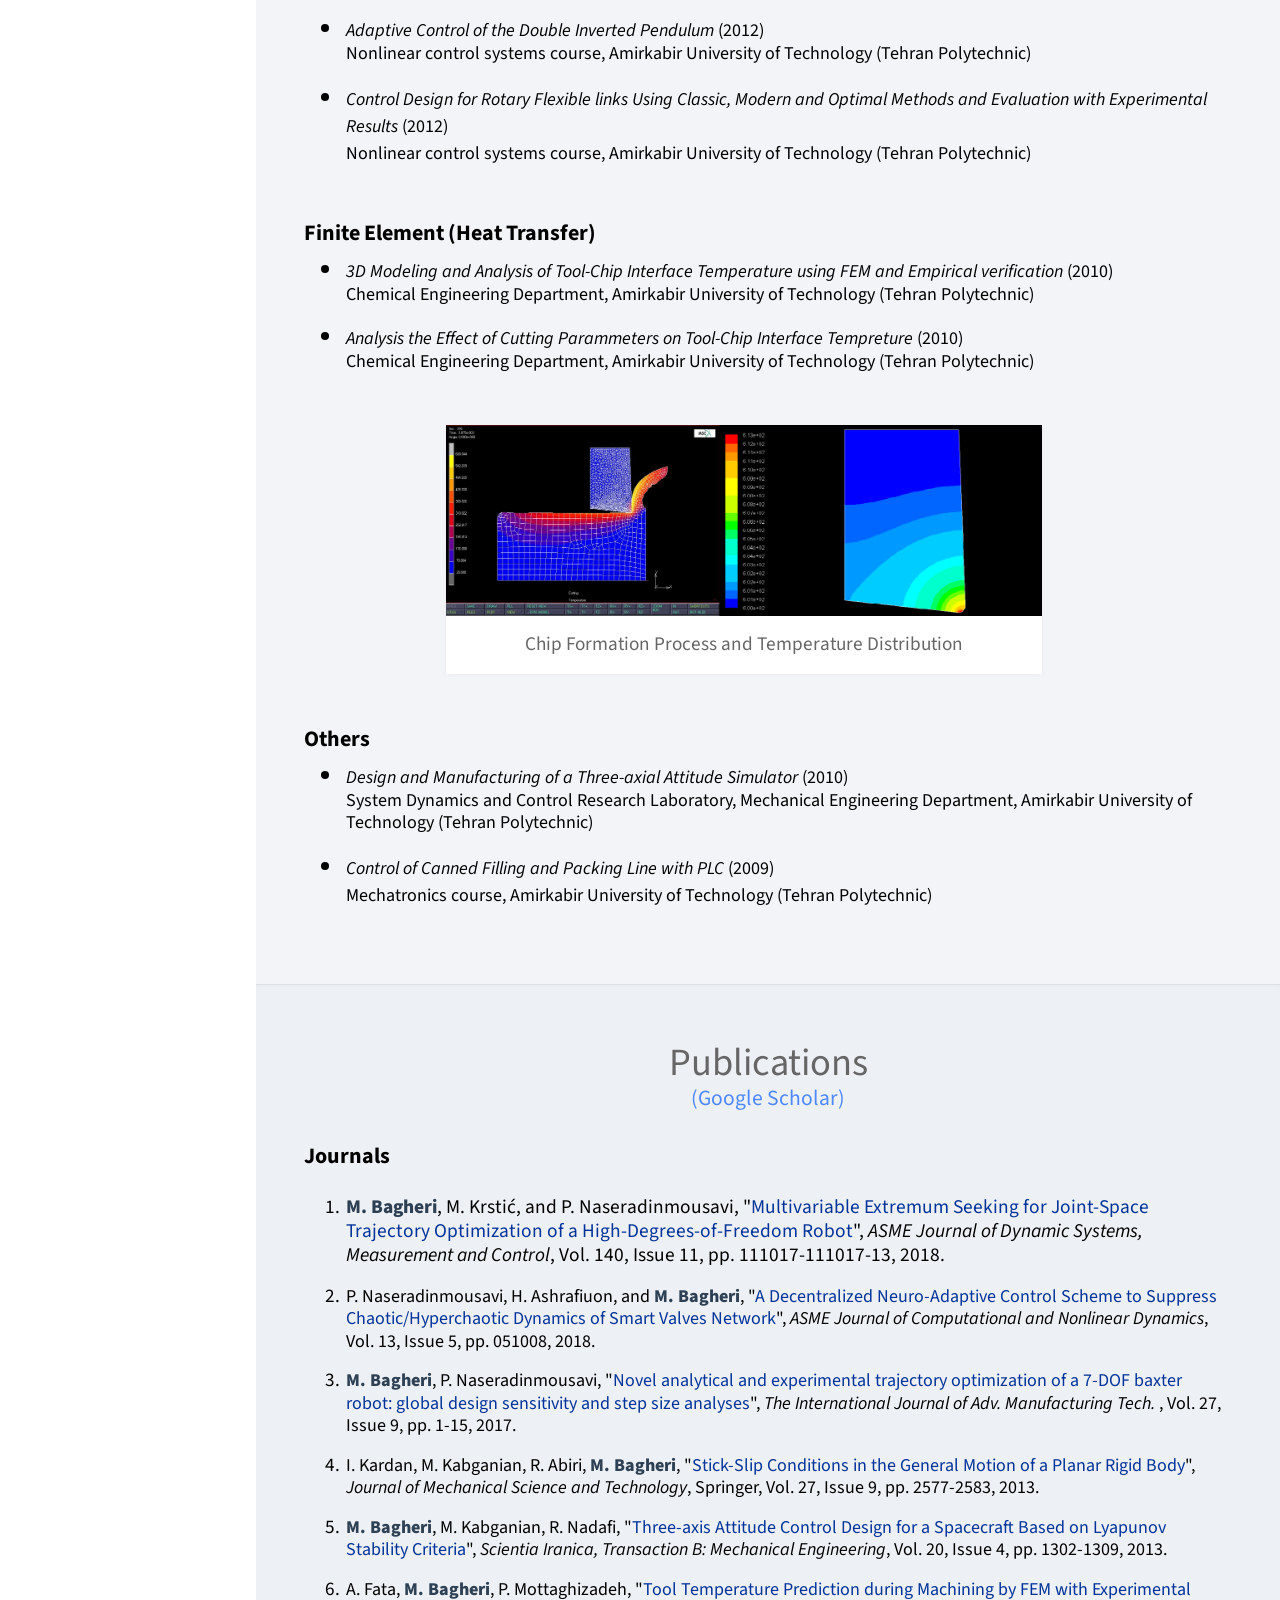
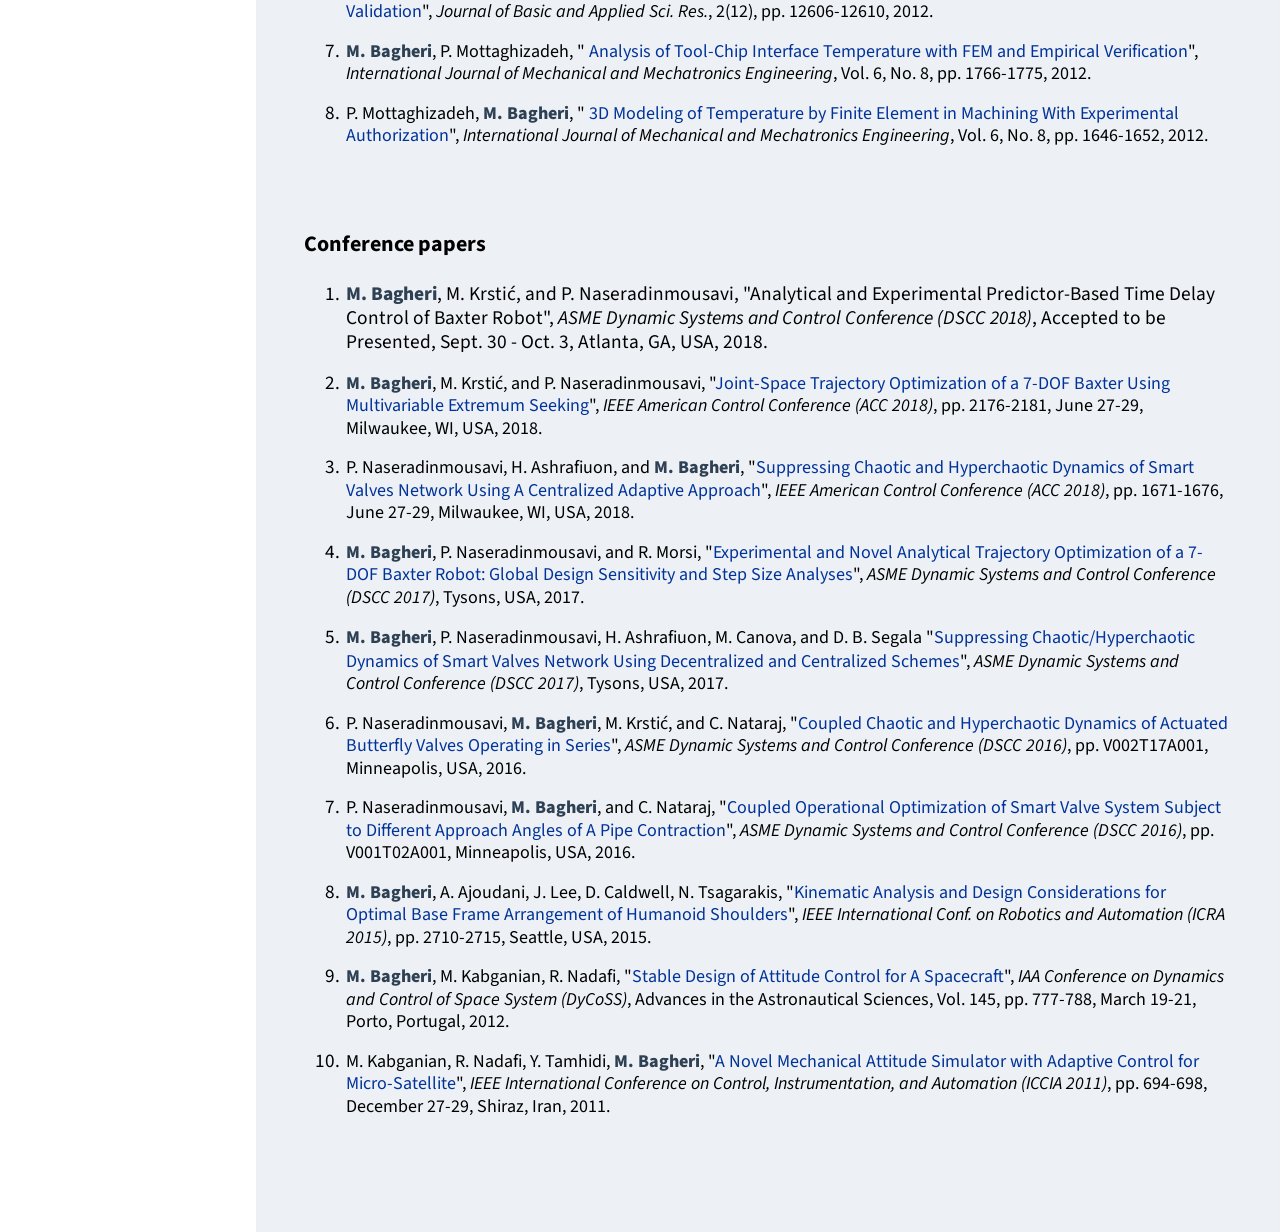
<file: research_publication.html>
<!DOCTYPE HTML>
<!--
	Prologue by HTML5 UP
	html5up.net | @ajlkn
	Free for personal and commercial use under the CCA 3.0 license (html5up.net/license)
-->
<html>
	<head>
		<title>Mostafa Bagheri</title>
		<link href="images/UCSD.png" rel="icon"/>

		<script>
		  (function(i,s,o,g,r,a,m){i['GoogleAnalyticsObject']=r;i[r]=i[r]||function(){
		  (i[r].q=i[r].q||[]).push(arguments)},i[r].l=1*new Date();a=s.createElement(o),
		  m=s.getElementsByTagName(o)[0];a.async=1;a.src=g;m.parentNode.insertBefore(a,m)
		  })(window,document,'script','https://www.google-analytics.com/analytics.js','ga');

		  ga('create', 'UA-82747559-2', 'auto');
		  ga('require', 'linkid');
		  ga('send', 'pageview');

		</script>

		<meta charset="utf-8" />
		<meta name="viewport" content="width=device-width, initial-scale=1" />
		<!--[if lte IE 8]><script src="assets/js/ie/html5shiv.js"></script><![endif]-->
		<link rel="stylesheet" href="assets/css/main.css" />
		<!--[if lte IE 8]><link rel="stylesheet" href="assets/css/ie8.css" /><![endif]-->
		<!--[if lte IE 9]><link rel="stylesheet" href="assets/css/ie9.css" /><![endif]-->
	</head>
	<body>

		<!-- Header -->
			<div id="header">

				<div class="top">

					<!-- Logo -->
						<div id="logo">
							<span class="image avatar48"><img src="images/profile.jpg" alt="" /></span>
							<p> <br> <br> <br> <br> <br> <br> <br> <br> <br> <br> <br> </p> <!-- for enough top margin-->
							<h1 id="title">Mostafa Bagheri</h1>
							<p style="line-height:0.7em">Ph.D. Student and Graduate reseracher<br \>
							<p style="margin-bottom:-10px">System Dyanmics and Control</p>
						</div>

					<!-- Nav -->
						<nav id="nav">
							<!--

								Prologue's nav expects links in one of two formats:

								1. Hash link (scrolls to a different section within the page)

								   <li><a href="#foobar" id="foobar-link" class="icon fa-whatever-icon-you-want skel-layers-ignoreHref"><span class="label">Foobar</span></a></li>

								2. Standard link (sends the user to another page/site)

								   <li><a href="http://foobar.tld" id="foobar-link" class="icon fa-whatever-icon-you-want"><span class="label">Foobar</span></a></li>

							-->
							<ul>
								<li><a href="index.html#top" id="top-link" class="skel-layers-ignoreHref"><span style="margin-top:-8px;margin-bottom:-8px" class="icon fa-home">Home</span></a></li>
								<li><a href="index.html#about" id="about-link" class="skel-layers-ignoreHref"><span style="margin-top:-8px;margin-bottom:-8px" class="icon fa-user">About Me</span></a></li>
								<li><a href="index.html#education" id="education-link" class="skel-layers-ignoreHref"><span style="margin-top:-8px;margin-bottom:-8px" class="icon fa-graduation-cap">Education</span></a></li>
								<li><a href="index.html#research" id="research-link" class="skel-layers-ignoreHref"><span style="margin-top:-8px;margin-bottom:-8px" class="icon fa-book">Research & Publications</span></a></li>
								<li><a href="index.html#work" id="work-link" class="skel-layers-ignoreHref"><span style="margin-top:-8px;margin-bottom:-8px" class="icon fa-suitcase">Work Eexperience</span></a></li>
								<li><a href="index.html#skills" id="skills-link" class="skel-layers-ignoreHref"><span style="margin-top:-8px;margin-bottom:-8px" class="icon fa-pencil">Skills</span></a></li>
								<li><a href="M.Bagheri_CV.pdf" id="skills-link" class="skel-layers-ignoreHref"><span style="margin-top:-8px;margin-bottom:-8px" class="icon fa-file-text-o">CV</span></a></li>
							</ul>
						</nav>

				</div>

				<div class="bottom">

					<!-- Social Icons -->
						<ul class="icons" style="margin-top:-50px">
							<!-- <li><a href="#" class="icon fa-twitter"><span class="label">Twitter</span></a></li> -->
							<!-- <li><a href="#" class="icon fa-facebook"><span class="label">Facebook</span></a></li> -->
							<li><a href="#" class="icon fa-linkedin"><span class="label">Linkedin</span></a></li>
							<li><a href="#" class="icon fa-github"><span class="label">Github</span></a></li>
							<!-- <li><a href="#" class="icon fa-dribbble"><span class="label">Dribbble</span></a></li> -->
							<li><a href="#" class="icon fa-envelope"><span class="label">Email</span></a></li>
						</ul>

				</div>

			</div>

		<!-- Main -->
			<div id="main">

				<!-- Portfolio -->
					<section id="research" class="four">
						<div class="container">

							<header>
								<h2>Research Projects</h2>
							</header>

							<p style="font-size:22px; line-height:30px; text-align:left; margin-bottom:10px; font-weight:bold" align="justify">Robotics</p>
							<ul style="list-style-type:disc;margin-left:40px">

								<li style="line-height:80%; padding:0.1em"><p class="mylist2" align="justify"><i>Prediction-Based Obstacle-Avoidance Control of Baxter with Input Delay</i> (Oct. 2017 - present) <br/>
								<!-- Nonlinear and Adaptive Control Lab. at UC San Diego & Dynamic System and Control Lab. at SDSU -->
								UC San Diego & San Diego State University </p>
								
								<li style="line-height:80%; padding:0.1em"><p class="mylist2" align="justify"><i>Design and Implement Adaptive Control for 7-DOF Baxter's Arm for Obstacle Avoidance</i> (2017) <br/>
								UC San Diego & San Diego State University </p>

								<div class="row">
									<div class="4u 12u$(mobile)" style="width: 40%; margin-left: 25%; margin-top: 5px; margin-bottom: 20px">
										<article class="item">
											<iframe width="950" height="200" src="https://www.youtube.com/embed/oaT_vFOd3t4?rel=0" frameborder="0" allowfullscreen class="image fit"></iframe>
											<!-- width="325" height="280"   ?rel=0 & playlist=kZzwVwzAWME & loop=1 & autoplay=1-->
											<!-- <a href="#" class="image fit"><img src="images/walkman.jpg" alt="" /></a> -->
											<header>
												<h3 style="line-height: 1.3em;">Model-Based Adaptive Contorl</h3>
											</header>
										</article>
									</div>
								</div>
								

								<li style="line-height:80%; padding:0.1em"><p class="mylist2" align="justify"><i>Trajectory Optimization of 7-DOF Baxter's Arm Using Extremum Seeking, GA and GS Methods</i> (2016) <br/>
								UC San Diego & San Diego State University </p>

								<li style="line-height:80%; padding:0.1em"><p class="mylist2" align="justify"><i><a href="http://cordis.europa.eu/project/rcn/110726_en.html" style="color:#003399">Whole-body Adaptive Locomotion and Manipulation</a> </i> (2014) <br/>
								European Community's 7th Framework Program <a href="https://www.walk-man.eu/" style="color:#003399">Walk-Man</a> (FP7-ICT-611832-2013)<br/>
								<a href="https://iit.it/" style="color:#003399">Italian Institute of Technology (IIT)</a>, Genoa, Italy</p>

							</ul>
							<div class="row" style="margin-top: -70px">
								<div class="4u 12u$(mobile)" style="width: 50%; margin-left: 20%; margin-top: -10px; margin-bottom: 40px">
									<article class="item">
										<iframe width="750" height="250" src="https://www.youtube.com/embed/kZzwVwzAWME?rel=0" frameborder="0" allowfullscreen class="image fit"></iframe>
										<!-- width="325" height="280"   ?rel=0 & playlist=kZzwVwzAWME & loop=1 & autoplay=1-->
										<!-- <a href="#" class="image fit"><img src="images/walkman.jpg" alt="" /></a> -->
										<header>
											<h3 style="line-height: 1.3em;">Walk-Man: Humanoid Robot for Rescue Missions</h3>
										</header>
									</article>
								</div>
								<!-- <div class="4u 12u$(mobile)" style="width: 36%; margin-left: -2%; margin-top: -5px; margin-bottom: 40px">
									<article class="item">
										<a href="#" class="image fit"><img src="images/Baxter.jpg" alt="" /></a>
										<header>
											<h3 style="line-height: 1.3em;">Baxter Collaborative Robots for &nbsp; &nbsp; Industrial Automation</h3>
										</header>
									</article>
								</div>
								<div class="4u 12u$(mobile)" style="width: 30%; margin-left: -2%; margin-top: 5px; margin-bottom: 40px">
									<article class="item">
										<a href="#" class="image fit"><img src="images/Nao.jpg" alt="" /></a>
										<header>
											<h3 style="line-height: 1.3em;">Nao Humanoid Robot</h3>
										</header>
									</article>
								</div> -->
							</div>
							
							<!-- *********************************************************************************** -->

							<p style="font-size:22px; line-height:30px; text-align:left; margin-bottom:10px; margin-top:20px; font-weight:bold" align="justify">Dynamic Modeling & Control</p>
							<ul style="list-style-type:disc;margin-left:40px">

								<li style="line-height:80%; padding:0.1em"><p class="mylist2" align="justify"><i>Networked-Based Optimization and Control of Smart Valves</i> (May 2015 - Jan. 2016) <br/>
								Dynamic Systems and Control Laboratory, SDSU </p>

								<li style="line-height:80%; padding:0.1em"><p class="mylist2" align="justify"><i>Output-Feedback Control Design for a MIMO Model of a 2-DOF Helicopter </i> (Spring 2016) <br/>
									Robust and Multivariable Control (Course Project), UC San Diego

								<li style="line-height:80%; padding:0.1em"><p class="mylist2" align="justify"><i>Classical, LQR, LQG, and H<sub>&infin;</sub> State-Feedback control design for linear model of a SISO system</i> (Winter 2015)  <br/>
									Linear Control Design (Course Project), UC San Diego

								<li style="line-height:80%; padding:0.1em"><p class="mylist2" align="justify"><i>Modeling, Design and Optimization of the Suspension System of a Ten-wheeled Vehicle</i> (2013) <br/>
								Iran Khodro Research Center, Tehran, Iran </p>

								<li style="line-height:80%; padding:0.1em"><p class="mylist2" align="justify"><i>Investigation of Different Methods of Controlling Underactuated Mechanical Systems</i> (2012) <br/>
									Nonlinear control systems course, Amirkabir University of Technology (Tehran Polytechnic) </p>

								<li style="line-height:80%; padding:0.1em"><p class="mylist2" align="justify"><i>Design of a Micro-Satellite Attitude Controller via Tracking Error Minimization</i> (2011) <br/>
									Energy and Control Center of Excellence, Amirkabir University of Technology (Tehran Polytechnic) </p>

								<li style="line-height:80%; padding:0.1em"><p class="mylist2" align="justify"><i>Simulation and Singularity Analysis of a Control Moment Gyroscope (CMG)</i> (2010) <br/>
									System Dynamics and Control Research Laboratory, Amirkabir University of Technology (Tehran Polytechnic) </p>

								<li style="line-height:80%; padding:0.1em"><p class="mylist2" align="justify"><i>Adaptive Control of the Double Inverted Pendulum</i> (2012) <br/>
									Nonlinear control systems course, Amirkabir University of Technology (Tehran Polytechnic) </p>

								<li style="line-height:80%; padding:0.1em"><p class="mylist" align="justify"><i>Control Design for Rotary Flexible links Using Classic, Modern and Optimal Methods and Evaluation with Experimental Results</i> (2012) <br/>
									Nonlinear control systems course, Amirkabir University of Technology (Tehran Polytechnic) </p>
									
							</ul>

							<!-- *********************************************************************************** -->

							<p style="font-size:22px; line-height:30px; text-align:left; margin-bottom:10px; margin-top:10px; font-weight:bold" align="justify">Finite Element (Heat Transfer)</p>
							<ul style="list-style-type:disc;margin-left:40px">

								<li style="line-height:80%; padding:0.1em"><p class="mylist2" align="justify"><i>3D Modeling and Analysis of Tool-Chip Interface Temperature using FEM and Empirical verification</i> (2010) <br/>
								Chemical Engineering Department, Amirkabir University of Technology (Tehran Polytechnic) </p>

								<li style="line-height:80%; padding:0.1em"><p class="mylist2" align="justify"><i>Analysis the Effect of Cutting Parammeters on Tool-Chip Interface Tempreture</i> (2010) <br/>
								Chemical Engineering Department, Amirkabir University of Technology (Tehran Polytechnic) </p>

							</ul>

							<div class="row">
								<div class="4u 12u$(mobile)" style="width: 65%; margin-left: 15%; margin-top: -15px; margin-bottom: 50px">
									<article class="item">
										<a href="#" class="image fit"><img src="images/FEM.png" alt="" /></a>
										<header>
											<h3>Chip Formation Process and Temperature Distribution</h3>
										</header>
									</article>
								</div>
							</div>

							<!-- *********************************************************************************** -->

							<p style="font-size:22px; line-height:30px; text-align:left; margin-bottom:10px; font-weight:bold" align="justify">Others</p>
							<ul style="list-style-type:disc;margin-left:40px">

								<li style="line-height:80%; padding:0.1em"><p class="mylist2" align="justify"><i>Design and Manufacturing of a Three-axial Attitude Simulator</i> (2010) <br/>
									System Dynamics and Control Research Laboratory, Mechanical Engineering Department, Amirkabir University of Technology (Tehran Polytechnic) </p>

								<li style="line-height:80%; padding:0.1em"><p class="mylist" align="justify"><i>Control of Canned Filling and Packing Line with PLC</i> (2009) <br/>
								Mechatronics course, Amirkabir University of Technology (Tehran Polytechnic)</p>

							</ul>

						</div>
					</section>

		<!-- ********************************************************************************************************************************************************* -->

					<section id="Publications" class="five">
						<div class="container">

							<header>
								<h2>Publications</h2>
								<p style="margin-top:1.2em; line-height:0.9em; margin-bottom:-0.7em; font-size:0.9em"><a href="https://scholar.google.com/citations?user=0r85B1MAAAAJ&hl=en" style="color:#4d88ff" >(Google Scholar)</a></p>
							</header>

							<p style="font-size:22px; line-height:30px; text-align:left; margin-bottom:0.7em; font-weight:bold" align="justify">Journals</p>
							<ol style="font-size:0.8em; margin-left:40px">

								<li style="padding:0.1em"><p style="font-size:19.39px" class="mylist2" align="justify"><b>M. Bagheri</b>, M. Krstić, and P. Naseradinmousavi, "<a href="papers/DSMC_111017.pdf" style="color:#003399">Multivariable Extremum Seeking for Joint-Space Trajectory Optimization of a High-Degrees-of-Freedom Robot</a>", <i>ASME Journal of Dynamic Systems, Measurement and Control</i>, Vol. 140, Issue 11, pp. 111017-111017-13, 2018.</p></li> 
								<!-- ??? --> 

								<li style="line-height:80%; padding:0.1em; margin: -3px 0"><p style="font-size:18px" class="mylist2" align="justify">P. Naseradinmousavi, H. Ashrafiuon, and <b>M. Bagheri</b>, "<a href="papers/CND_051008.pdf" style="color:#003399">A Decentralized Neuro-Adaptive Control Scheme to Suppress Chaotic/Hyperchaotic Dynamics of Smart Valves Network</a>", <i>ASME Journal of Computational and Nonlinear Dynamics</i>, Vol. 13, Issue 5, pp. 051008, 2018.</p></li>
								<!-- http://computationalnonlinear.asmedigitalcollection.asme.org/article.aspx?articleid=2676011 --> 

								<li style="line-height:80%; padding:0.1em; margin: -3px 0"><p style="font-size:18px" class="mylist2" align="justify"><b>M. Bagheri</b>, P. Naseradinmousavi, "<a href="papers/JAMT_2017.pdf" style="color:#003399">Novel analytical and experimental trajectory optimization of a 7-DOF baxter robot: global design sensitivity and step size analyses</a>", <i>The International Journal of Adv. Manufacturing Tech. </i>, Vol. 27, Issue 9, pp. 1-15, 2017.</p></li>
								<!-- https://link.springer.com/article/10.1007/s00170-017-0877-x --> 

								<li style="line-height:80%; padding:0.1em; margin: -3px 0"><p style="font-size:18px" class="mylist2" align="justify">I. Kardan, M. Kabganian, R. Abiri, <b>M. Bagheri</b>, "<a href="papers/JMST_12206.pdf" style="color:#003399">Stick-Slip Conditions in the General Motion of a Planar Rigid Body</a>", <i>Journal of Mechanical Science and Technology</i>, Springer, Vol. 27, Issue 9, pp. 2577-2583, 2013.</p></li>
								<!-- https://link.springer.com/article/10.1007/s12206-013-0701-y --> 
								
								<li style="line-height:80%; padding:0.1em; margin: -3px 0"><p style="font-size:18px" class="mylist2" align="justify"><b>M. Bagheri</b>, M. Kabganian, R. Nadafi, "<a href="papers/SCIENTIA-S-12-00361.pdf" style="color:#003399">Three-axis Attitude Control Design for a Spacecraft Based on Lyapunov Stability Criteria</a>", <i>Scientia Iranica, Transaction B: Mechanical Engineering</i>, Vol. 20, Issue 4, pp. 1302-1309, 2013.</p></li>
								<!-- http://search.proquest.com/docview/1506899620?pq-origsite=gscholarThree-Axis -->
								
								<li style="line-height:80%; padding:0.1em; margin: -3px 0"><p style="font-size:18px" class="mylist2" align="justify">A. Fata, <b>M. Bagheri</b>, P. Mottaghizadeh, "<a href="papers/JBASR_3991_9.pdf" style="color:#003399">Tool Temperature Prediction during Machining by FEM with Experimental Validation</a>", <i>Journal of Basic and Applied Sci. Res.</i>, 2(12), pp. 12606-12610, 2012.</p></li>
								<!-- https://link.springer.com/article/10.1007/s12206-013-0701-y -->

								<li style="line-height:80%; padding:0.1em; margin: -3px 0"><p style="font-size:18px" class="mylist2" align="justify"><b>M. Bagheri</b>, P. Mottaghizadeh, "<a href="papers/WASET_3744.pdf" style="color:#003399"> Analysis of Tool-Chip Interface Temperature with FEM and Empirical Verification</a>", <i>International Journal of Mechanical and Mechatronics Engineering</i>, Vol. 6, No. 8, pp. 1766-1775, 2012.</p></li>
									<!-- http://waset.org/publications/3744/analysis-of-tool-chip-interface-temperature-with-fem-and-empirical-verification -->

								<li style="line-height:80%; padding:0.1em; margin: -3px 0"><p style="font-size:18px" class="mylist2" align="justify">P. Mottaghizadeh, <b>M. Bagheri</b>, "<a href="papers/WASET_14141.pdf" style="color:#003399"> 3D Modeling of Temperature by Finite Element in Machining With Experimental Authorization</a>", <i>International Journal of Mechanical and Mechatronics Engineering</i>, Vol. 6, No. 8, pp. 1646-1652, 2012.</p></li>
									<!-- http://waset.org/publications/14141/3d-modeling-of-temperature-by-finite-element-in-machining-with-experimental-authorization -->

							</ol>

							<p style="font-size:22px; line-height:30px; text-align:left; margin-bottom:0.7em; margin-top:3em; font-weight:bold" align="justify">Conference papers</p>
							<ol style="font-size:0.8em; margin-left:40px">

								<li style="padding:0.1em"><p style="font-size:19.39px" class="mylist2" align="justify"><b>M. Bagheri</b>, M. Krstić, and P. Naseradinmousavi, "Analytical and Experimental Predictor-Based Time Delay Control of Baxter Robot", <i>ASME Dynamic Systems and Control Conference (DSCC 2018)</i>, Accepted to be Presented, Sept. 30 - Oct. 3, Atlanta, GA, USA, 2018.</p></li>

								<li style="line-height:80%; padding:0.1em; margin: -3px 0"><p style="font-size:18px" class="mylist2" align="justify"><b>M. Bagheri</b>, M. Krstić, and P. Naseradinmousavi, "<a href="papers/08430959.pdf" style="color:#003399">Joint-Space Trajectory Optimization of a 7-DOF Baxter Using Multivariable Extremum Seeking</a>", <i>IEEE American Control Conference (ACC 2018)</i>, pp. 2176-2181, June 27-29, Milwaukee, WI, USA, 2018.</p></li>
	
								<li style="line-height:80%; padding:0.1em; margin: -3px 0"><p style="font-size:18px" class="mylist2" align="justify">P. Naseradinmousavi, H. Ashrafiuon, and <b>M. Bagheri</b>, "<a href="papers/08431161.pdf" style="color:#003399">Suppressing Chaotic and Hyperchaotic Dynamics of Smart Valves Network Using A Centralized Adaptive Approach</a>", <i>IEEE American Control Conference (ACC 2018)</i>, pp. 1671-1676, June 27-29, Milwaukee, WI, USA, 2018.</p></li>

								<li style="line-height:80%; padding:0.1em; margin: -3px 0"><p style="font-size:18px" class="mylist2" align="justify"><b>M. Bagheri</b>, P. Naseradinmousavi, and R. Morsi, "<a href="papers/DSCC2017_5004.pdf" style="color:#003399">Experimental and Novel Analytical Trajectory Optimization of a 7-DOF Baxter Robot: Global Design Sensitivity and Step Size Analyses</a>", <i>ASME Dynamic Systems and Control Conference (DSCC 2017)</i>, Tysons, USA, 2017.</p></li>
								<!-- http://proceedings.asmedigitalcollection.asme.org/proceeding.aspx?articleid=2604429 -->

								<li style="line-height:80%; padding:0.1em; margin: -3px 0"><p style="font-size:18px" class="mylist2" align="justify"><b>M. Bagheri</b>, P. Naseradinmousavi, H. Ashrafiuon, M. Canova, and D. B. Segala "<a href="papers/DSCC2017_5006.pdf" style="line-height:23px; color:#003399">Suppressing Chaotic/Hyperchaotic Dynamics of Smart Valves Network Using Decentralized and Centralized Schemes</a>", <i>ASME Dynamic Systems and Control Conference (DSCC 2017)</i>, Tysons, USA, 2017.</p></li>
								<!-- http://proceedings.asmedigitalcollection.asme.org/proceeding.aspx?articleid=2604429 -->

								<li style="line-height:80%; padding:0.1em; margin: -3px 0"><p style="font-size:18px" class="mylist2" align="justify">P. Naseradinmousavi, <b>M. Bagheri</b>, M. Krstić, and C. Nataraj, "<a href="papers/DSCC2016_9601.pdf" style="color:#003399">Coupled Chaotic and Hyperchaotic Dynamics of Actuated Butterfly Valves Operating in Series</a>", <i>ASME Dynamic Systems and Control Conference (DSCC 2016)</i>, pp. V002T17A001, Minneapolis, USA, 2016.</p></li>
								<!-- http://proceedings.asmedigitalcollection.asme.org/proceeding.aspx?articleid=2604429 -->

								<li style="line-height:80%; padding:0.1em"><p style="font-size:18px" class="mylist2" align="justify">P. Naseradinmousavi, <b>M. Bagheri</b>, and C. Nataraj, "<a href="papers/DSCC2016_9627.pdf" style="color:#003399">Coupled Operational Optimization of Smart Valve System Subject to Different Approach Angles of A Pipe Contraction</a>", <i>ASME Dynamic Systems and Control Conference (DSCC 2016)</i>, pp. V001T02A001, Minneapolis, USA, 2016.</p></li>
								<!-- http://proceedings.asmedigitalcollection.asme.org/proceeding.aspx?articleid=2604347 -->

								<li style="line-height:80%; padding:0.1em; margin: -3px 0"><p style="font-size:18px" class="mylist2" align="justify"><b>M. Bagheri</b>, A. Ajoudani, J. Lee, D. Caldwell, N. Tsagarakis, "<a href="papers/ICRA2015_07139566.pdf" style="color:#003399">Kinematic Analysis and Design Considerations for Optimal Base Frame Arrangement of Humanoid Shoulders</a>", <i>IEEE International Conf. on Robotics and Automation (ICRA 2015)</i>, pp. 2710-2715, Seattle, USA, 2015.</p></li>
								<!-- http://ieeexplore.ieee.org/abstract/document/7139566/ -->

								<li style="line-height:80%; padding:0.1em; margin: -3px 0"><p style="font-size:18px" class="mylist2" align="justify"><b>M. Bagheri</b>, M. Kabganian, R. Nadafi, "<a href="papers/AAS_12-352.pdf" style="color:#003399">Stable Design of Attitude Control for A Spacecraft</a>", <i>IAA Conference on Dynamics and Control of Space System (DyCoSS)</i>, Advances in the Astronautical Sciences, Vol. 145, pp. 777-788, March 19-21, Porto, Portugal, 2012.</p></li>
								<!-- http://www.univelt.com/book=3748 -->

								<li style="line-height:80%; padding:0.1em; margin: -3px 0"><p style="font-size:18px" class="mylist2" align="justify">M. Kabganian, R. Nadafi, Y. Tamhidi, <b>M. Bagheri</b>, "<a href="papers/ICCIA_06356743.pdf" style="color:#003399">A Novel Mechanical Attitude Simulator with Adaptive Control for Micro-Satellite</a>", <i>IEEE International Conference on Control, Instrumentation, and Automation (ICCIA 2011)</i>, pp. 694-698, December 27-29, Shiraz, Iran, 2011.</p></li>
								<!-- http://ieeexplore.ieee.org/document/6356743/ -->

								<!-- <li><p class="mylist2" align="justify"><b>M. Bagheri</b>, P. Mottaghizadeh, <i>"<a href="WASET_3744.pdf" style="color:#003399">Analysis of Tool-Chip Interface Temperature with FEM and Empirical Verification</a>"</i>, International Conference on Thermophysics and Heat Transfer (ICTHT), pp. 434-443, Paris, France, 2012</p> -->
								<!-- http://waset.org/publications/3744/analysis-of-tool-chip-interface-temperature-with-fem-and-empirical-verification -->

								<!-- <li><p class="mylist2" align="justify">P. Mottaghizadeh, <b>M. Bagheri</b>, <i>"<a href="WASET_14141.pdf" style="color:#003399">3D Modeling of Temperature by Finite Element in Machining With Experimental Authorization</a>"</i>, International Conference on Thermophysics and Heat Transfer (ICTHT), pp. 1728-1734, Paris, France, 2012</p> -->
								<!-- http://waset.org/publications/14141/3d-modeling-of-temperature-by-finite-element-in-machining-with-experimental-authorization -->
							</ol>

						</div>
					</section>

		<!-- Scripts -->
			<script src="assets/js/jquery.min.js"></script>
			<script src="assets/js/jquery.scrolly.min.js"></script>
			<script src="assets/js/jquery.scrollzer.min.js"></script>
			<script src="assets/js/skel.min.js"></script>
			<script src="assets/js/util.js"></script>
			<!--[if lte IE 8]><script src="assets/js/ie/respond.min.js"></script><![endif]-->
			<script src="assets/js/main.js"></script>

	</body>
</html>
</file>
<file: assets/css/ie8.css>
/*
	Prologue by HTML5 UP
	html5up.net | @ajlkn
	Free for personal and commercial use under the CCA 3.0 license (html5up.net/license)
*/

/* Section/Article */

	section > .last-child, section.last-child, article > .last-child, article.last-child {
		margin-bottom: 0;
	}

/* Form */

	form input[type="text"],
	form input[type="email"],
	form input[type="password"],
	form select,
	form textarea {
		-ms-behavior: url("assets/js/ie/PIE.htc");
	}

/* Button */

	input[type="button"],
	input[type="submit"],
	input[type="reset"],
	button,
	.button {
		-ms-behavior: url("assets/js/ie/PIE.htc");
	}

/* Header */

	#nav ul li a {
		color: #888;
	}

		#nav ul li a.active {
			background: #1C2022;
		}

	#headerToggle .toggle {
		background-color: #888;
	}

/* Main */

	#main > section.cover {
		background-position: auto;
		-ms-behavior: url("assets/js/ie/backgroundsize.min.htc");
	}
</file>
<file: assets/css/ie9.css>
/*
	Prologue by HTML5 UP
	html5up.net | @ajlkn
	Free for personal and commercial use under the CCA 3.0 license (html5up.net/license)
*/

/* Button */

	input[type="button"],
	input[type="submit"],
	input[type="reset"],
	button,
	.button {
		background-image: url("images/ie/grad0-15.svg");
	}
</file>
<file: Original/assets/css/ie8.css>
/*
	Prologue by HTML5 UP
	html5up.net | @ajlkn
	Free for personal and commercial use under the CCA 3.0 license (html5up.net/license)
*/

/* Section/Article */

	section > .last-child, section.last-child, article > .last-child, article.last-child {
		margin-bottom: 0;
	}

/* Form */

	form input[type="text"],
	form input[type="email"],
	form input[type="password"],
	form select,
	form textarea {
		-ms-behavior: url("assets/js/ie/PIE.htc");
	}

/* Button */

	input[type="button"],
	input[type="submit"],
	input[type="reset"],
	button,
	.button {
		-ms-behavior: url("assets/js/ie/PIE.htc");
	}

/* Header */

	#nav ul li a {
		color: #888;
	}

		#nav ul li a.active {
			background: #1C2022;
		}

	#headerToggle .toggle {
		background-color: #888;
	}

/* Main */

	#main > section.cover {
		background-position: auto;
		-ms-behavior: url("assets/js/ie/backgroundsize.min.htc");
	}
</file>
<file: Original/assets/css/ie9.css>
/*
	Prologue by HTML5 UP
	html5up.net | @ajlkn
	Free for personal and commercial use under the CCA 3.0 license (html5up.net/license)
*/

/* Button */

	input[type="button"],
	input[type="submit"],
	input[type="reset"],
	button,
	.button {
		background-image: url("images/ie/grad0-15.svg");
	}
</file>
<file: assets/css/main.css>
@import url("https://fonts.googleapis.com/css?family=Source+Sans+Pro:300,400italic,400,600");
@import url("https://cdnjs.cloudflare.com/ajax/libs/font-awesome/4.7.0/css/font-awesome.min.css");
/* italic = 400 */
/*
	Prologue by HTML5 UP
	html5up.net | @ajlkn
	Free for personal and commercial use under the CCA 3.0 license (html5up.net/license)
	line-height
	font-size

*/

/*
	Line 2299: left bar width;
*/

/* Reset */

	html, body, div, span, applet, object, iframe, h1, h2, h3, h4, h5, h6, p, blockquote, pre, a, abbr, acronym, address, big, cite, code, del, dfn, em, img, ins, kbd, q, s, samp, small, strike, strong, sub, sup, tt, var, /*b,*/ u, i, center, dl, dt, dd, ol, ul, li, fieldset, form, label, legend, table, caption, tbody, tfoot, thead, tr, th, td, article, aside, canvas, details, embed, figure, figcaption, footer, header, hgroup, menu, nav, output, ruby, section, summary, time, mark, audio, video {
		margin: 0;
		padding: 0;
		border: 0;
		font-size: 100%;
		font: inherit;
		vertical-align: baseline;
	}

	p.mylist {
		font-size:0.75em;
	  	line-height:1.5em;
	  	text-align:left;
	  	margin-bottom:0.0em; /*Line height in paragraph*/
	}

	p.mylistsub {
		font-size:0.7em;
	  	line-height:1.1em;
	  	text-align:left;
	  	margin-bottom:0.9em; /*Line height in paragraph*/
	}

	p.mylist2 {
		font-size:0.75em;
	  	line-height:1.25em;
	  	text-align:left;
	  	margin-bottom:0.9em; /*Line height in paragraph*/
	}

	p.mylist3 {
		font-size:0.75em;
	  	line-height:1.15em;
	  	text-align:left;
	  	margin-bottom:-0.2em; /*Line height in paragraph*/
	}

	p.mytext {
		font-size:0.75em;
	  	line-height:1.35em;
	  	text-align:left;
	}

	p.mysubsec {
		font-size:0.9em;
		line-height:1.1em;
		text-align:left;
		margin-bottom:0.5em;
		font-weight:bold
	}

	article, aside, details, figcaption, figure, footer, header, hgroup, menu, nav, section {
		display: block;
	}

	body {
		line-height: 1;
	}

	ul { /* I changed from "ol, ul" to "ul", bacuse I wanted numbers li list */
		list-style: none;
	}

	blockquote, q {
		quotes: none;
	}

	blockquote:before, blockquote:after, q:before, q:after {
		content: '';
		content: none;
	}

	table {
		border-collapse: collapse;
		border-spacing: 0;
	}

	body {
		-webkit-text-size-adjust: none;
	}

/* Box Model */

	*, *:before, *:after {
		-moz-box-sizing: border-box;
		-webkit-box-sizing: border-box;
		box-sizing: border-box;
	}

/* Containers */

	.container {
		margin-left: auto;
		margin-right: auto;
	}

	.container.\31 25\25 {
		width: 100%;
		max-width: 1750px;
		min-width: 1400px;
	}

	.container.\37 5\25 {
		width: 1050px;
	}

	.container.\35 0\25 {
		width: 700px;
	}

	.container.\32 5\25 {
		width: 350px;
	}

	.container {
		width: 1400px;
	}

	@media screen and (min-width: 961px) and (max-width: 1880px) {

		.container.\31 25\25 {
			width: 100%;
			max-width: 1500px;
			min-width: 1200px;
		}

		.container.\37 5\25 {
			width: 900px;
		}

		.container.\35 0\25 {
			width: 600px;
		}

		.container.\32 5\25 {
			width: 300px;
		}

		.container {
			width: 1200px;
		}

	}

	@media screen and (min-width: 961px) and (max-width: 1620px) {

		.container.\31 25\25 {
			width: 100%;
			max-width: 1200px;
			min-width: 960px;
		}

		.container.\37 5\25 {
			width: 720px;
		}

		.container.\35 0\25 {
			width: 480px;
		}

		.container.\32 5\25 {
			width: 240px;
		}

		.container {
			width: 960px;
		}

	}

	@media screen and (min-width: 961px) and (max-width: 1320px) {

		.container.\31 25\25 {
			width: 100%;
			max-width: 125%;
			min-width: 100%;
		}

		.container.\37 5\25 {
			width: 75%;
		}

		.container.\35 0\25 {
			width: 50%;
		}

		.container.\32 5\25 {
			width: 25%;
		}

		.container {
			width: 100%;
		}

	}

	@media screen and (max-width: 960px) {

		.container.\31 25\25 {
			width: 100%;
			max-width: 125%;
			min-width: 100%;
		}

		.container.\37 5\25 {
			width: 75%;
		}

		.container.\35 0\25 {
			width: 50%;
		}

		.container.\32 5\25 {
			width: 25%;
		}

		.container {
			width: 100%;
		}

	}

	@media screen and (max-width: 736px) {

		.container.\31 25\25 {
			width: 100%;
			max-width: 125%;
			min-width: 100%;
		}

		.container.\37 5\25 {
			width: 75%;
		}

		.container.\35 0\25 {
			width: 50%;
		}

		.container.\32 5\25 {
			width: 25%;
		}

		.container {
			width: 100% !important;
		}

	}

/* Grid */

	.row {
		border-bottom: solid 1px transparent;
		-moz-box-sizing: border-box;
		-webkit-box-sizing: border-box;
		box-sizing: border-box;
	}

	.row > * {
		float: left;
		-moz-box-sizing: border-box;
		-webkit-box-sizing: border-box;
		box-sizing: border-box;
	}

	.row:after, .row:before {
		content: '';
		display: block;
		clear: both;
		height: 0;
	}

	.row.uniform > * > :first-child {
		margin-top: 0;
	}

	.row.uniform > * > :last-child {
		margin-bottom: 0;
	}

	.row.\30 \25 > * {
		padding: 0px 0 0 0px;
	}

	.row.\30 \25 {
		margin: 0px 0 -1px 0px;
	}

	.row.uniform.\30 \25 > * {
		padding: 0px 0 0 0px;
	}

	.row.uniform.\30 \25 {
		margin: 0px 0 -1px 0px;
	}

	.row > * {
		padding: 40px 0 0 40px;
	}

	.row {
		margin: -40px 0 -1px -40px;
	}

	.row.uniform > * {
		padding: 40px 0 0 40px;
	}

	.row.uniform {
		margin: -40px 0 -1px -40px;
	}

	.row.\32 00\25 > * {
		padding: 80px 0 0 80px;
	}

	.row.\32 00\25 {
		margin: -80px 0 -1px -80px;
	}

	.row.uniform.\32 00\25 > * {
		padding: 80px 0 0 80px;
	}

	.row.uniform.\32 00\25 {
		margin: -80px 0 -1px -80px;
	}

	.row.\31 50\25 > * {
		padding: 60px 0 0 60px;
	}

	.row.\31 50\25 {
		margin: -60px 0 -1px -60px;
	}

	.row.uniform.\31 50\25 > * {
		padding: 60px 0 0 60px;
	}

	.row.uniform.\31 50\25 {
		margin: -60px 0 -1px -60px;
	}

	.row.\35 0\25 > * {
		padding: 20px 0 0 20px;
	}

	.row.\35 0\25 {
		margin: -20px 0 -1px -20px;
	}

	.row.uniform.\35 0\25 > * {
		padding: 20px 0 0 20px;
	}

	.row.uniform.\35 0\25 {
		margin: -20px 0 -1px -20px;
	}

	.row.\32 5\25 > * {
		padding: 10px 0 0 10px;
	}

	.row.\32 5\25 {
		margin: -10px 0 -1px -10px;
	}

	.row.uniform.\32 5\25 > * {
		padding: 10px 0 0 10px;
	}

	.row.uniform.\32 5\25 {
		margin: -10px 0 -1px -10px;
	}

	.\31 2u, .\31 2u\24 {
		width: 100%;
		clear: none;
		margin-left: 0;
	}

	.\31 1u, .\31 1u\24 {
		width: 91.6666666667%;
		clear: none;
		margin-left: 0;
	}

	.\31 0u, .\31 0u\24 {
		width: 83.3333333333%;
		clear: none;
		margin-left: 0;
	}

	.\39 u, .\39 u\24 {
		width: 75%;
		clear: none;
		margin-left: 0;
	}

	.\38 u, .\38 u\24 {
		width: 66.6666666667%;
		clear: none;
		margin-left: 0;
	}

	.\37 u, .\37 u\24 {
		width: 58.3333333333%;
		clear: none;
		margin-left: 0;
	}

	.\36 u, .\36 u\24 {
		width: 50%;
		clear: none;
		margin-left: 0;
	}

	.\35 u, .\35 u\24 {
		width: 41.6666666667%;
		clear: none;
		margin-left: 0;
	}

	.\34 u, .\34 u\24 {
		width: 33.3333333333%;
		clear: none;
		margin-left: 0;
	}

	.\33 u, .\33 u\24 {
		width: 25%;
		clear: none;
		margin-left: 0;
	}

	.\32 u, .\32 u\24 {
		width: 16.6666666667%;
		clear: none;
		margin-left: 0;
	}

	.\31 u, .\31 u\24 {
		width: 8.3333333333%;
		clear: none;
		margin-left: 0;
	}

	.\31 2u\24 + *,
	.\31 1u\24 + *,
	.\31 0u\24 + *,
	.\39 u\24 + *,
	.\38 u\24 + *,
	.\37 u\24 + *,
	.\36 u\24 + *,
	.\35 u\24 + *,
	.\34 u\24 + *,
	.\33 u\24 + *,
	.\32 u\24 + *,
	.\31 u\24 + * {
		clear: left;
	}

	.\-11u {
		margin-left: 91.66667%;
	}

	.\-10u {
		margin-left: 83.33333%;
	}

	.\-9u {
		margin-left: 75%;
	}

	.\-8u {
		margin-left: 66.66667%;
	}

	.\-7u {
		margin-left: 58.33333%;
	}

	.\-6u {
		margin-left: 50%;
	}

	.\-5u {
		margin-left: 41.66667%;
	}

	.\-4u {
		margin-left: 33.33333%;
	}

	.\-3u {
		margin-left: 25%;
	}

	.\-2u {
		margin-left: 16.66667%;
	}

	.\-1u {
		margin-left: 8.33333%;
	}

	@media screen and (min-width: 961px) and (max-width: 1880px) {

		.row > * {
			padding: 40px 0 0 40px;
		}

		.row {
			margin: -40px 0 -1px -40px;
		}

		.row.uniform > * {
			padding: 40px 0 0 40px;
		}

		.row.uniform {
			margin: -40px 0 -1px -40px;
		}

		.row.\32 00\25 > * {
			padding: 80px 0 0 80px;
		}

		.row.\32 00\25 {
			margin: -80px 0 -1px -80px;
		}

		.row.uniform.\32 00\25 > * {
			padding: 80px 0 0 80px;
		}

		.row.uniform.\32 00\25 {
			margin: -80px 0 -1px -80px;
		}

		.row.\31 50\25 > * {
			padding: 60px 0 0 60px;
		}

		.row.\31 50\25 {
			margin: -60px 0 -1px -60px;
		}

		.row.uniform.\31 50\25 > * {
			padding: 60px 0 0 60px;
		}

		.row.uniform.\31 50\25 {
			margin: -60px 0 -1px -60px;
		}

		.row.\35 0\25 > * {
			padding: 20px 0 0 20px;
		}

		.row.\35 0\25 {
			margin: -20px 0 -1px -20px;
		}

		.row.uniform.\35 0\25 > * {
			padding: 20px 0 0 20px;
		}

		.row.uniform.\35 0\25 {
			margin: -20px 0 -1px -20px;
		}

		.row.\32 5\25 > * {
			padding: 10px 0 0 10px;
		}

		.row.\32 5\25 {
			margin: -10px 0 -1px -10px;
		}

		.row.uniform.\32 5\25 > * {
			padding: 10px 0 0 10px;
		}

		.row.uniform.\32 5\25 {
			margin: -10px 0 -1px -10px;
		}

		.\31 2u\28wide\29, .\31 2u\24\28wide\29 {
			width: 100%;
			clear: none;
			margin-left: 0;
		}

		.\31 1u\28wide\29, .\31 1u\24\28wide\29 {
			width: 91.6666666667%;
			clear: none;
			margin-left: 0;
		}

		.\31 0u\28wide\29, .\31 0u\24\28wide\29 {
			width: 83.3333333333%;
			clear: none;
			margin-left: 0;
		}

		.\39 u\28wide\29, .\39 u\24\28wide\29 {
			width: 75%;
			clear: none;
			margin-left: 0;
		}

		.\38 u\28wide\29, .\38 u\24\28wide\29 {
			width: 66.6666666667%;
			clear: none;
			margin-left: 0;
		}

		.\37 u\28wide\29, .\37 u\24\28wide\29 {
			width: 58.3333333333%;
			clear: none;
			margin-left: 0;
		}

		.\36 u\28wide\29, .\36 u\24\28wide\29 {
			width: 50%;
			clear: none;
			margin-left: 0;
		}

		.\35 u\28wide\29, .\35 u\24\28wide\29 {
			width: 41.6666666667%;
			clear: none;
			margin-left: 0;
		}

		.\34 u\28wide\29, .\34 u\24\28wide\29 {
			width: 33.3333333333%;
			clear: none;
			margin-left: 0;
		}

		.\33 u\28wide\29, .\33 u\24\28wide\29 {
			width: 25%;
			clear: none;
			margin-left: 0;
		}

		.\32 u\28wide\29, .\32 u\24\28wide\29 {
			width: 16.6666666667%;
			clear: none;
			margin-left: 0;
		}

		.\31 u\28wide\29, .\31 u\24\28wide\29 {
			width: 8.3333333333%;
			clear: none;
			margin-left: 0;
		}

		.\31 2u\24\28wide\29 + *,
		.\31 1u\24\28wide\29 + *,
		.\31 0u\24\28wide\29 + *,
		.\39 u\24\28wide\29 + *,
		.\38 u\24\28wide\29 + *,
		.\37 u\24\28wide\29 + *,
		.\36 u\24\28wide\29 + *,
		.\35 u\24\28wide\29 + *,
		.\34 u\24\28wide\29 + *,
		.\33 u\24\28wide\29 + *,
		.\32 u\24\28wide\29 + *,
		.\31 u\24\28wide\29 + * {
			clear: left;
		}

		.\-11u\28wide\29 {
			margin-left: 91.66667%;
		}

		.\-10u\28wide\29 {
			margin-left: 83.33333%;
		}

		.\-9u\28wide\29 {
			margin-left: 75%;
		}

		.\-8u\28wide\29 {
			margin-left: 66.66667%;
		}

		.\-7u\28wide\29 {
			margin-left: 58.33333%;
		}

		.\-6u\28wide\29 {
			margin-left: 50%;
		}

		.\-5u\28wide\29 {
			margin-left: 41.66667%;
		}

		.\-4u\28wide\29 {
			margin-left: 33.33333%;
		}

		.\-3u\28wide\29 {
			margin-left: 25%;
		}

		.\-2u\28wide\29 {
			margin-left: 16.66667%;
		}

		.\-1u\28wide\29 {
			margin-left: 8.33333%;
		}

	}

	@media screen and (min-width: 961px) and (max-width: 1620px) {

		.row > * {
			padding: 40px 0 0 40px;
		}

		.row {
			margin: -40px 0 -1px -40px;
		}

		.row.uniform > * {
			padding: 40px 0 0 40px;
		}

		.row.uniform {
			margin: -40px 0 -1px -40px;
		}

		.row.\32 00\25 > * {
			padding: 80px 0 0 80px;
		}

		.row.\32 00\25 {
			margin: -80px 0 -1px -80px;
		}

		.row.uniform.\32 00\25 > * {
			padding: 80px 0 0 80px;
		}

		.row.uniform.\32 00\25 {
			margin: -80px 0 -1px -80px;
		}

		.row.\31 50\25 > * {
			padding: 60px 0 0 60px;
		}

		.row.\31 50\25 {
			margin: -60px 0 -1px -60px;
		}

		.row.uniform.\31 50\25 > * {
			padding: 60px 0 0 60px;
		}

		.row.uniform.\31 50\25 {
			margin: -60px 0 -1px -60px;
		}

		.row.\35 0\25 > * {
			padding: 20px 0 0 20px;
		}

		.row.\35 0\25 {
			margin: -20px 0 -1px -20px;
		}

		.row.uniform.\35 0\25 > * {
			padding: 20px 0 0 20px;
		}

		.row.uniform.\35 0\25 {
			margin: -20px 0 -1px -20px;
		}

		.row.\32 5\25 > * {
			padding: 10px 0 0 10px;
		}

		.row.\32 5\25 {
			margin: -10px 0 -1px -10px;
		}

		.row.uniform.\32 5\25 > * {
			padding: 10px 0 0 10px;
		}

		.row.uniform.\32 5\25 {
			margin: -10px 0 -1px -10px;
		}

		.\31 2u\28normal\29, .\31 2u\24\28normal\29 {
			width: 100%;
			clear: none;
			margin-left: 0;
		}

		.\31 1u\28normal\29, .\31 1u\24\28normal\29 {
			width: 91.6666666667%;
			clear: none;
			margin-left: 0;
		}

		.\31 0u\28normal\29, .\31 0u\24\28normal\29 {
			width: 83.3333333333%;
			clear: none;
			margin-left: 0;
		}

		.\39 u\28normal\29, .\39 u\24\28normal\29 {
			width: 75%;
			clear: none;
			margin-left: 0;
		}

		.\38 u\28normal\29, .\38 u\24\28normal\29 {
			width: 66.6666666667%;
			clear: none;
			margin-left: 0;
		}

		.\37 u\28normal\29, .\37 u\24\28normal\29 {
			width: 58.3333333333%;
			clear: none;
			margin-left: 0;
		}

		.\36 u\28normal\29, .\36 u\24\28normal\29 {
			width: 50%;
			clear: none;
			margin-left: 0;
		}

		.\35 u\28normal\29, .\35 u\24\28normal\29 {
			width: 41.6666666667%;
			clear: none;
			margin-left: 0;
		}

		.\34 u\28normal\29, .\34 u\24\28normal\29 {
			width: 33.3333333333%;
			clear: none;
			margin-left: 0;
		}

		.\33 u\28normal\29, .\33 u\24\28normal\29 {
			width: 25%;
			clear: none;
			margin-left: 0;
		}

		.\32 u\28normal\29, .\32 u\24\28normal\29 {
			width: 16.6666666667%;
			clear: none;
			margin-left: 0;
		}

		.\31 u\28normal\29, .\31 u\24\28normal\29 {
			width: 8.3333333333%;
			clear: none;
			margin-left: 0;
		}

		.\31 2u\24\28normal\29 + *,
		.\31 1u\24\28normal\29 + *,
		.\31 0u\24\28normal\29 + *,
		.\39 u\24\28normal\29 + *,
		.\38 u\24\28normal\29 + *,
		.\37 u\24\28normal\29 + *,
		.\36 u\24\28normal\29 + *,
		.\35 u\24\28normal\29 + *,
		.\34 u\24\28normal\29 + *,
		.\33 u\24\28normal\29 + *,
		.\32 u\24\28normal\29 + *,
		.\31 u\24\28normal\29 + * {
			clear: left;
		}

		.\-11u\28normal\29 {
			margin-left: 91.66667%;
		}

		.\-10u\28normal\29 {
			margin-left: 83.33333%;
		}

		.\-9u\28normal\29 {
			margin-left: 75%;
		}

		.\-8u\28normal\29 {
			margin-left: 66.66667%;
		}

		.\-7u\28normal\29 {
			margin-left: 58.33333%;
		}

		.\-6u\28normal\29 {
			margin-left: 50%;
		}

		.\-5u\28normal\29 {
			margin-left: 41.66667%;
		}

		.\-4u\28normal\29 {
			margin-left: 33.33333%;
		}

		.\-3u\28normal\29 {
			margin-left: 25%;
		}

		.\-2u\28normal\29 {
			margin-left: 16.66667%;
		}

		.\-1u\28normal\29 {
			margin-left: 8.33333%;
		}

	}

	@media screen and (min-width: 961px) and (max-width: 1320px) {

		.row > * {
			padding: 20px 0 0 20px;
		}

		.row {
			margin: -20px 0 -1px -20px;
		}

		.row.uniform > * {
			padding: 20px 0 0 20px;
		}

		.row.uniform {
			margin: -20px 0 -1px -20px;
		}

		.row.\32 00\25 > * {
			padding: 40px 0 0 40px;
		}

		.row.\32 00\25 {
			margin: -40px 0 -1px -40px;
		}

		.row.uniform.\32 00\25 > * {
			padding: 40px 0 0 40px;
		}

		.row.uniform.\32 00\25 {
			margin: -40px 0 -1px -40px;
		}

		.row.\31 50\25 > * {
			padding: 30px 0 0 30px;
		}

		.row.\31 50\25 {
			margin: -30px 0 -1px -30px;
		}

		.row.uniform.\31 50\25 > * {
			padding: 30px 0 0 30px;
		}

		.row.uniform.\31 50\25 {
			margin: -30px 0 -1px -30px;
		}

		.row.\35 0\25 > * {
			padding: 10px 0 0 10px;
		}

		.row.\35 0\25 {
			margin: -10px 0 -1px -10px;
		}

		.row.uniform.\35 0\25 > * {
			padding: 10px 0 0 10px;
		}

		.row.uniform.\35 0\25 {
			margin: -10px 0 -1px -10px;
		}

		.row.\32 5\25 > * {
			padding: 5px 0 0 5px;
		}

		.row.\32 5\25 {
			margin: -5px 0 -1px -5px;
		}

		.row.uniform.\32 5\25 > * {
			padding: 5px 0 0 5px;
		}

		.row.uniform.\32 5\25 {
			margin: -5px 0 -1px -5px;
		}

		.\31 2u\28narrow\29, .\31 2u\24\28narrow\29 {
			width: 100%;
			clear: none;
			margin-left: 0;
		}

		.\31 1u\28narrow\29, .\31 1u\24\28narrow\29 {
			width: 91.6666666667%;
			clear: none;
			margin-left: 0;
		}

		.\31 0u\28narrow\29, .\31 0u\24\28narrow\29 {
			width: 83.3333333333%;
			clear: none;
			margin-left: 0;
		}

		.\39 u\28narrow\29, .\39 u\24\28narrow\29 {
			width: 75%;
			clear: none;
			margin-left: 0;
		}

		.\38 u\28narrow\29, .\38 u\24\28narrow\29 {
			width: 66.6666666667%;
			clear: none;
			margin-left: 0;
		}

		.\37 u\28narrow\29, .\37 u\24\28narrow\29 {
			width: 58.3333333333%;
			clear: none;
			margin-left: 0;
		}

		.\36 u\28narrow\29, .\36 u\24\28narrow\29 {
			width: 50%;
			clear: none;
			margin-left: 0;
		}

		.\35 u\28narrow\29, .\35 u\24\28narrow\29 {
			width: 41.6666666667%;
			clear: none;
			margin-left: 0;
		}

		.\34 u\28narrow\29, .\34 u\24\28narrow\29 {
			width: 33.3333333333%;
			clear: none;
			margin-left: 0;
		}

		.\33 u\28narrow\29, .\33 u\24\28narrow\29 {
			width: 25%;
			clear: none;
			margin-left: 0;
		}

		.\32 u\28narrow\29, .\32 u\24\28narrow\29 {
			width: 16.6666666667%;
			clear: none;
			margin-left: 0;
		}

		.\31 u\28narrow\29, .\31 u\24\28narrow\29 {
			width: 8.3333333333%;
			clear: none;
			margin-left: 0;
		}

		.\31 2u\24\28narrow\29 + *,
		.\31 1u\24\28narrow\29 + *,
		.\31 0u\24\28narrow\29 + *,
		.\39 u\24\28narrow\29 + *,
		.\38 u\24\28narrow\29 + *,
		.\37 u\24\28narrow\29 + *,
		.\36 u\24\28narrow\29 + *,
		.\35 u\24\28narrow\29 + *,
		.\34 u\24\28narrow\29 + *,
		.\33 u\24\28narrow\29 + *,
		.\32 u\24\28narrow\29 + *,
		.\31 u\24\28narrow\29 + * {
			clear: left;
		}

		.\-11u\28narrow\29 {
			margin-left: 91.66667%;
		}

		.\-10u\28narrow\29 {
			margin-left: 83.33333%;
		}

		.\-9u\28narrow\29 {
			margin-left: 75%;
		}

		.\-8u\28narrow\29 {
			margin-left: 66.66667%;
		}

		.\-7u\28narrow\29 {
			margin-left: 58.33333%;
		}

		.\-6u\28narrow\29 {
			margin-left: 50%;
		}

		.\-5u\28narrow\29 {
			margin-left: 41.66667%;
		}

		.\-4u\28narrow\29 {
			margin-left: 33.33333%;
		}

		.\-3u\28narrow\29 {
			margin-left: 25%;
		}

		.\-2u\28narrow\29 {
			margin-left: 16.66667%;
		}

		.\-1u\28narrow\29 {
			margin-left: 8.33333%;
		}

	}

	@media screen and (max-width: 960px) {

		.row > * {
			padding: 20px 0 0 20px;
		}

		.row {
			margin: -20px 0 -1px -20px;
		}

		.row.uniform > * {
			padding: 20px 0 0 20px;
		}

		.row.uniform {
			margin: -20px 0 -1px -20px;
		}

		.row.\32 00\25 > * {
			padding: 40px 0 0 40px;
		}

		.row.\32 00\25 {
			margin: -40px 0 -1px -40px;
		}

		.row.uniform.\32 00\25 > * {
			padding: 40px 0 0 40px;
		}

		.row.uniform.\32 00\25 {
			margin: -40px 0 -1px -40px;
		}

		.row.\31 50\25 > * {
			padding: 30px 0 0 30px;
		}

		.row.\31 50\25 {
			margin: -30px 0 -1px -30px;
		}

		.row.uniform.\31 50\25 > * {
			padding: 30px 0 0 30px;
		}

		.row.uniform.\31 50\25 {
			margin: -30px 0 -1px -30px;
		}

		.row.\35 0\25 > * {
			padding: 10px 0 0 10px;
		}

		.row.\35 0\25 {
			margin: -10px 0 -1px -10px;
		}

		.row.uniform.\35 0\25 > * {
			padding: 10px 0 0 10px;
		}

		.row.uniform.\35 0\25 {
			margin: -10px 0 -1px -10px;
		}

		.row.\32 5\25 > * {
			padding: 5px 0 0 5px;
		}

		.row.\32 5\25 {
			margin: -5px 0 -1px -5px;
		}

		.row.uniform.\32 5\25 > * {
			padding: 5px 0 0 5px;
		}

		.row.uniform.\32 5\25 {
			margin: -5px 0 -1px -5px;
		}

		.\31 2u\28narrower\29, .\31 2u\24\28narrower\29 {
			width: 100%;
			clear: none;
			margin-left: 0;
		}

		.\31 1u\28narrower\29, .\31 1u\24\28narrower\29 {
			width: 91.6666666667%;
			clear: none;
			margin-left: 0;
		}

		.\31 0u\28narrower\29, .\31 0u\24\28narrower\29 {
			width: 83.3333333333%;
			clear: none;
			margin-left: 0;
		}

		.\39 u\28narrower\29, .\39 u\24\28narrower\29 {
			width: 75%;
			clear: none;
			margin-left: 0;
		}

		.\38 u\28narrower\29, .\38 u\24\28narrower\29 {
			width: 66.6666666667%;
			clear: none;
			margin-left: 0;
		}

		.\37 u\28narrower\29, .\37 u\24\28narrower\29 {
			width: 58.3333333333%;
			clear: none;
			margin-left: 0;
		}

		.\36 u\28narrower\29, .\36 u\24\28narrower\29 {
			width: 50%;
			clear: none;
			margin-left: 0;
		}

		.\35 u\28narrower\29, .\35 u\24\28narrower\29 {
			width: 41.6666666667%;
			clear: none;
			margin-left: 0;
		}

		.\34 u\28narrower\29, .\34 u\24\28narrower\29 {
			width: 33.3333333333%;
			clear: none;
			margin-left: 0;
		}

		.\33 u\28narrower\29, .\33 u\24\28narrower\29 {
			width: 25%;
			clear: none;
			margin-left: 0;
		}

		.\32 u\28narrower\29, .\32 u\24\28narrower\29 {
			width: 16.6666666667%;
			clear: none;
			margin-left: 0;
		}

		.\31 u\28narrower\29, .\31 u\24\28narrower\29 {
			width: 8.3333333333%;
			clear: none;
			margin-left: 0;
		}

		.\31 2u\24\28narrower\29 + *,
		.\31 1u\24\28narrower\29 + *,
		.\31 0u\24\28narrower\29 + *,
		.\39 u\24\28narrower\29 + *,
		.\38 u\24\28narrower\29 + *,
		.\37 u\24\28narrower\29 + *,
		.\36 u\24\28narrower\29 + *,
		.\35 u\24\28narrower\29 + *,
		.\34 u\24\28narrower\29 + *,
		.\33 u\24\28narrower\29 + *,
		.\32 u\24\28narrower\29 + *,
		.\31 u\24\28narrower\29 + * {
			clear: left;
		}

		.\-11u\28narrower\29 {
			margin-left: 91.66667%;
		}

		.\-10u\28narrower\29 {
			margin-left: 83.33333%;
		}

		.\-9u\28narrower\29 {
			margin-left: 75%;
		}

		.\-8u\28narrower\29 {
			margin-left: 66.66667%;
		}

		.\-7u\28narrower\29 {
			margin-left: 58.33333%;
		}

		.\-6u\28narrower\29 {
			margin-left: 50%;
		}

		.\-5u\28narrower\29 {
			margin-left: 41.66667%;
		}

		.\-4u\28narrower\29 {
			margin-left: 33.33333%;
		}

		.\-3u\28narrower\29 {
			margin-left: 25%;
		}

		.\-2u\28narrower\29 {
			margin-left: 16.66667%;
		}

		.\-1u\28narrower\29 {
			margin-left: 8.33333%;
		}

	}

	@media screen and (max-width: 736px) {

		.row > * {
			padding: 20px 0 0 20px;
		}

		.row {
			margin: -20px 0 -1px -20px;
		}

		.row.uniform > * {
			padding: 20px 0 0 20px;
		}

		.row.uniform {
			margin: -20px 0 -1px -20px;
		}

		.row.\32 00\25 > * {
			padding: 40px 0 0 40px;
		}

		.row.\32 00\25 {
			margin: -40px 0 -1px -40px;
		}

		.row.uniform.\32 00\25 > * {
			padding: 40px 0 0 40px;
		}

		.row.uniform.\32 00\25 {
			margin: -40px 0 -1px -40px;
		}

		.row.\31 50\25 > * {
			padding: 30px 0 0 30px;
		}

		.row.\31 50\25 {
			margin: -30px 0 -1px -30px;
		}

		.row.uniform.\31 50\25 > * {
			padding: 30px 0 0 30px;
		}

		.row.uniform.\31 50\25 {
			margin: -30px 0 -1px -30px;
		}

		.row.\35 0\25 > * {
			padding: 10px 0 0 10px;
		}

		.row.\35 0\25 {
			margin: -10px 0 -1px -10px;
		}

		.row.uniform.\35 0\25 > * {
			padding: 10px 0 0 10px;
		}

		.row.uniform.\35 0\25 {
			margin: -10px 0 -1px -10px;
		}

		.row.\32 5\25 > * {
			padding: 5px 0 0 5px;
		}

		.row.\32 5\25 {
			margin: -5px 0 -1px -5px;
		}

		.row.uniform.\32 5\25 > * {
			padding: 5px 0 0 5px;
		}

		.row.uniform.\32 5\25 {
			margin: -5px 0 -1px -5px;
		}

		.\31 2u\28mobile\29, .\31 2u\24\28mobile\29 {
			width: 100%;
			clear: none;
			margin-left: 0;
		}

		.\31 1u\28mobile\29, .\31 1u\24\28mobile\29 {
			width: 91.6666666667%;
			clear: none;
			margin-left: 0;
		}

		.\31 0u\28mobile\29, .\31 0u\24\28mobile\29 {
			width: 83.3333333333%;
			clear: none;
			margin-left: 0;
		}

		.\39 u\28mobile\29, .\39 u\24\28mobile\29 {
			width: 75%;
			clear: none;
			margin-left: 0;
		}

		.\38 u\28mobile\29, .\38 u\24\28mobile\29 {
			width: 66.6666666667%;
			clear: none;
			margin-left: 0;
		}

		.\37 u\28mobile\29, .\37 u\24\28mobile\29 {
			width: 58.3333333333%;
			clear: none;
			margin-left: 0;
		}

		.\36 u\28mobile\29, .\36 u\24\28mobile\29 {
			width: 50%;
			clear: none;
			margin-left: 0;
		}

		.\35 u\28mobile\29, .\35 u\24\28mobile\29 {
			width: 41.6666666667%;
			clear: none;
			margin-left: 0;
		}

		.\34 u\28mobile\29, .\34 u\24\28mobile\29 {
			width: 33.3333333333%;
			clear: none;
			margin-left: 0;
		}

		.\33 u\28mobile\29, .\33 u\24\28mobile\29 {
			width: 25%;
			clear: none;
			margin-left: 0;
		}

		.\32 u\28mobile\29, .\32 u\24\28mobile\29 {
			width: 16.6666666667%;
			clear: none;
			margin-left: 0;
		}

		.\31 u\28mobile\29, .\31 u\24\28mobile\29 {
			width: 8.3333333333%;
			clear: none;
			margin-left: 0;
		}

		.\31 2u\24\28mobile\29 + *,
		.\31 1u\24\28mobile\29 + *,
		.\31 0u\24\28mobile\29 + *,
		.\39 u\24\28mobile\29 + *,
		.\38 u\24\28mobile\29 + *,
		.\37 u\24\28mobile\29 + *,
		.\36 u\24\28mobile\29 + *,
		.\35 u\24\28mobile\29 + *,
		.\34 u\24\28mobile\29 + *,
		.\33 u\24\28mobile\29 + *,
		.\32 u\24\28mobile\29 + *,
		.\31 u\24\28mobile\29 + * {
			clear: left;
		}

		.\-11u\28mobile\29 {
			margin-left: 91.66667%;
		}

		.\-10u\28mobile\29 {
			margin-left: 83.33333%;
		}

		.\-9u\28mobile\29 {
			margin-left: 75%;
		}

		.\-8u\28mobile\29 {
			margin-left: 66.66667%;
		}

		.\-7u\28mobile\29 {
			margin-left: 58.33333%;
		}

		.\-6u\28mobile\29 {
			margin-left: 50%;
		}

		.\-5u\28mobile\29 {
			margin-left: 41.66667%;
		}

		.\-4u\28mobile\29 {
			margin-left: 33.33333%;
		}

		.\-3u\28mobile\29 {
			margin-left: 25%;
		}

		.\-2u\28mobile\29 {
			margin-left: 16.66667%;
		}

		.\-1u\28mobile\29 {
			margin-left: 8.33333%;
		}

	}

/* Basic */

	body {
		background: #fff;
		font-family: 'Source Sans Pro' /*'Lato'*/, sans-serif;
		font-size: 21pt;
		font-weight: 400;
		line-height: 1.5em;  <!-- was 1.75 -->
		color: #888;
	}

		body.is-loading * {
			-moz-transition: none !important;
			-webkit-transition: none !important;
			-ms-transition: none !important;
			transition: none !important;
			-moz-animation: none !important;
			-webkit-animation: none !important;
			-ms-animation: none !important;
			animation: none !important;
		}

	input, textarea, select {
		font-family: 'Source Sans Pro', sans-serif;
		font-size: 21pt;
		font-weight: 300;
		line-height: 1.75em;
		color: #888;
	}

	h1, h2, h3, h4, h5, h6 {
		font-weight: 400;
		color: #666;
		line-height: 1em;  /* was 1.5 */
		
	}

	h1 a, h2 a, h3 a, h4 a, h5 a, h6 a {
		color: inherit;
		text-decoration: none;
	}

		h1 a strong, h2 a strong, h3 a strong, h4 a strong, h5 a strong, h6 a strong {
			color: #333;
		}

	h2 {
		font-size: 1.6em;  /* was 40*/
		/* letter-spacing: -1px */
		margin-bottom: -0.5em;  /* was 1.5 */
	}

	h1 {  /* ADDED */
		margin-bottom: 0.55em;  /* was 1.5 */
	}

		h2.alt {
			color: #888;
		}

			h2.alt strong {
				color: #666;
			}

	h3 {
		font-size: 35px;
	}

	header {
		margin: 0 0 2em 0;
	}

		header > p {
			margin: 1em 0 0 0;
		}

	footer {
		margin: 2em 0 0 0;
	}

	strong, b {
		font-weight: 800;   /* define bold weight */
		color: #2E4154;     /* b color */
		/* line-height: 1.0em; */
	}

	em, i {
		font-style: italic;
		font-weight: 400;
	}

	a {
		text-decoration: none;
		color: inherit;
		/*  border-bottom: dotted 1px rgba(128, 128, 128, 0.5); */
		-moz-transition: color 0.35s ease-in-out, border-bottom-color 0.35s ease-in-out;
		-webkit-transition: color 0.35s ease-in-out, border-bottom-color 0.35s ease-in-out;
		-ms-transition: color 0.35s ease-in-out, border-bottom-color 0.35s ease-in-out;
		transition: color 0.35s ease-in-out, border-bottom-color 0.35s ease-in-out;
		outline: 0;
	}

		a:hover {
			color: #E27689;
			border-bottom-color: rgba(255, 255, 255, 0);
		}

	sub {
		position: relative;
		top: 0.5em;
		font-size: 0.8em;
	}

	sup {
		position: relative;
		top: -0.5em;
		font-size: 0.8em;
	}

	hr {
		border: 0;
		border-top: solid 1px #ddd;
	}

	blockquote {
		border-left: solid 0.5em #ddd;
		padding: 1em 0 1em 2em;
		font-style: italic;
	}

	p, ul, ol, dl, table {
		margin-bottom: 2em;
	}

	br.clear {
		clear: both;
	}

/* Sections/Article */

	section, article {
		margin-bottom: 3em;
	}

		section > :last-child,
		section > .container, section:last-child, article > :last-child,
		article > .container, article:last-child {
			margin-bottom: 0;
		}

		.row > section, .row > article {
			margin-bottom: 0;
		}

/* Image */

	.image {
		display: inline-block;
		border: 0;
	}

		.image img {
			display: block;
			margin-left: auto;
			margin-right: auto;
			width: 100%;
		}

		.image.avatar48 {
			/* width: 48px; */
			/* height: 48px; */
			display: block;
			margin-left: auto;
			margin-right: auto;
			/* background: #f00; */
		}

			.image.avatar48 img {  /* Profile Picture Size */
				display: block;
				margin-left: auto;
				margin-right: auto;
				width: auto;
				/* width: 210px; */
				height: 150px;
				margin: 0 0 0 5px;
			}

		.image.fit {
			display: block;
			width: 100%;
		}

		.image.featured {
			display: block;
			width: 100%;
			margin: 0 0 2em 0;
		}

		.image.left {
			float: left;
			margin: 0 2em 2em 0;
		}

		.image.centered {
			display: block;
			margin: 0 0 2em 0;
		}

			.image.centered img {
				margin: 0 auto;
				width: auto;
			}

/* List */

	ul.default {
		list-style: disc;
		padding-left: 1em;
	}

		ul.default li {
			padding-left: 0.5em;
		}

	ul.icons {
		cursor: default;
	}

		ul.icons li {
			display: inline-block;
		}

		ul.icons a {
			display: inline-block;
			width: 2em;
			height: 2em;
			line-height: 2em;
			text-align: center;
			border: 0;
		}

	ol.default {
		list-style: decimal;
		padding-left: 1.25em;
	}

		ol.default li {
			padding-left: 0.25em;
		}

/* Form */

	form label {
		display: block;
		text-align: left;
		margin-bottom: 0.5em;
	}

	form input[type="text"],
	form input[type="email"],
	form input[type="password"],
	form select,
	form textarea {
		position: relative;
		-webkit-appearance: none;
		display: block;
		border: 0;
		outline: 0;
		background: #fff;
		background: rgba(255, 255, 255, 0.75);
		width: 100%;
		border-radius: 0.35em;
		padding: 0.75em 1em 0.75em 1em;
		box-shadow: inset 0 0.1em 0.1em 0 rgba(0, 0, 0, 0.05);
		border: solid 1px rgba(0, 0, 0, 0.15);
		-moz-transition: all 0.35s ease-in-out;
		-webkit-transition: all 0.35s ease-in-out;
		-ms-transition: all 0.35s ease-in-out;
		transition: all 0.35s ease-in-out;
	}

		form input[type="text"]:focus,
		form input[type="email"]:focus,
		form input[type="password"]:focus,
		form select:focus,
		form textarea:focus {
			box-shadow: 0 0 2px 1px #8ebebc;
			background: #fff;
		}

	form input[type="text"],
	form input[type="email"],
	form input[type="password"],
	form select {
		line-height: 1.25em;
	}

	form textarea {
		min-height: 14em;
	}

	form .formerize-placeholder {
		color: #555 !important;
	}

	form ::-webkit-input-placeholder {
		color: #555 !important;
	}

	form :-moz-placeholder {
		color: #555 !important;
	}

	form ::-moz-placeholder {
		color: #555 !important;
	}

	form :-ms-input-placeholder {
		color: #555 !important;
	}

	form ::-moz-focus-inner {
		border: 0;
	}

/* Table */

	table {
		width: 100%;
	}

		table.default {
			width: 100%;
			text-align: left;
		}

			table.default tbody tr:nth-child(2n+2) {
				background: #f4f4f4;
			}

			table.default td {
				padding: 0.5em 1em 0.5em 1em;
			}

			table.default th {
				text-align: left;
				padding: 0.5em 1em 0.5em 1em;
				color: #fff;
				background: #222729 url("images/overlay.png");
			}

			table.default thead {
				background: #444;
				color: #fff;
			}

			table.default tfoot {
				background: #eee;
			}

/* Button */

	input[type="button"],
	input[type="submit"],
	input[type="reset"],
	button,
	.button {
		position: relative;
		display: inline-block;
		border-radius: 0.35em;
		color: #fff !important;
		text-decoration: none;
		padding: 0.75em 2.5em 0.75em 2.5em;
		background-color: #8ebebc;
		border: 0;
		cursor: pointer;
		background-image: -moz-linear-gradient(top, rgba(0, 0, 0, 0), rgba(0, 0, 0, 0.15)), url("images/overlay.png");
		background-image: -webkit-linear-gradient(top, rgba(0, 0, 0, 0), rgba(0, 0, 0, 0.15)), url("images/overlay.png");
		background-image: -ms-linear-gradient(top, rgba(0, 0, 0, 0), rgba(0, 0, 0, 0.15)), url("images/overlay.png");
		background-image: linear-gradient(top, rgba(0, 0, 0, 0), rgba(0, 0, 0, 0.15)), url("images/overlay.png");
		-moz-transition: background-color 0.35s ease-in-out;
		-webkit-transition: background-color 0.35s ease-in-out;
		-ms-transition: background-color 0.35s ease-in-out;
		transition: background-color 0.35s ease-in-out;
	}

		input[type="button"]:hover,
		input[type="submit"]:hover,
		input[type="reset"]:hover,
		button:hover,
		.button:hover {
			background-color: #9ececc;
		}

		input[type="button"]:active,
		input[type="submit"]:active,
		input[type="reset"]:active,
		button:active,
		.button:active {
			background-color: #7eaeac;
		}

/* Item */

	.item {
		box-shadow: 0 0.05em 0.15em 0 rgba(0, 0, 0, 0.05);
		margin-bottom: 40px;
	}

		.item header {
			background: #fff;
			margin: 0;
			padding: 1em 0 1em 0;
			font-size: 0.8em;
		}

			.item header h3 {
				font-size: 1em;
			}

/* Icons */

	.a_icon{
		font-size: 1.4em;
		font-weight: 900;
		margin: 1.0em -0.48em 0 0;
	}

	.icon {
		/* text-decoration: none; */
		text-align: center;

	}

		.icon:before {
			display: inline-block;
			font-family: FontAwesome;
			font-size: 1.25em;
			text-decoration: none;
			font-style: normal;
			font-weight: normal;
			line-height: 1;
			-webkit-font-smoothing: antialiased;
			-moz-osx-font-smoothing: grayscale;
		}

		.icon > .label {
			display: none;
		}

/* Header */

	#header {
		display: -moz-flex;
		display: -webkit-flex;
		display: -ms-flex;
		display: flex;
		-moz-flex-direction: column;
		-webkit-flex-direction: column;
		-ms-flex-direction: column;
		flex-direction: column;
		-moz-justify-content: space-between;
		-webkit-justify-content: space-between;
		-ms-justify-content: space-between;
		justify-content: space-between;
		background: #222629 url("images/overlay.png");
		box-shadow: inset -0.25em 0 0.25em 0 rgba(0, 0, 0, 0.1);
		color: #fff;
		height: 100%;
		left: 0;
		overflow-y: auto;
		position: fixed;
		text-align: right;
		top: 0;
		width: 375px; 
	}

		#header .top {
			-moz-flex-grow: 1;
			-webkit-flex-grow: 1;
			-ms-flex-grow: 1;
			flex-grow: 1;
		}

		#header .bottom {
			-moz-flex-shrink: 0;
			-webkit-flex-shrink: 0;
			-ms-flex-shrink: 0;
			flex-shrink: 0;
			padding: 1.5em 0 0.75em 0;
		}

			#header .bottom > :last-child {
				margin-bottom: 0;
			}

		#header .icons {
			font-size: 0.8em;
			text-align: center;
		}

			#header .icons a {
				color: #41484c;
				-moz-transition: color 0.35s ease-in-out;
				-webkit-transition: color 0.35s ease-in-out;
				-ms-transition: color 0.35s ease-in-out;
				transition: color 0.35s ease-in-out;
			}

				#header .icons a:hover {
					color: #fff;
				}

	#logo {
		position: relative;
		margin: 1.75em 1.5em 1.5em 1.25em;
		min-height: 48px;
		cursor: default;
	}

		#logo h1 {
			position: relative;
			text-align: center;
			color: #fff;
			font-weight: 600;
			font-size: 1em;
			line-height: 1em;
		}

		#logo p {
			position: relative;
			text-align: center;
			display: block;
			font-size: 0.6em;
			color: rgba(255, 255, 255, 0.5);
			line-height: 1.25em;
			margin: 0.5em 0 0 0;
		}

		#logo .image {
			position: absolute;
			left: 0;
			top: 0;
		}

	#nav ul {
		margin-bottom: 0;
	}

		#nav ul li a {
			display: block;
			padding: 0.5em 1.5em 0.5em 1.5em;
			color: rgba(255, 255, 255, 0.5);
			text-decoration: none;
			outline: 0;
			border: 0;
			-moz-transition: none;
			-webkit-transition: none;
			-ms-transition: none;
			transition: none;
		}

			#nav ul li a span {
				position: relative;
				display: block;
				font-size: 0.75em;
			}

				#nav ul li a span:before {
					position: absolute;
					left: 0;
					color: #41484c;
					text-align: center;
					width: 1.25em;
					line-height: 1.75em;
				}

			#nav ul li a.active {
				background: rgba(0, 0, 0, 0.15);
				box-shadow: inset 0 0 0.25em 0 rgba(0, 0, 0, 0.125);
				color: #fff;
			}

				#nav ul li a.active span:before {
					color: #e27689;
				}

/* Footer */

	#footer {
		margin-left: 375px;
		text-align: center;
		background-color: #dce3e2;
		padding: 3em 0 4em 0;
		box-shadow: inset 0 1px 0 0 rgba(0, 0, 0, 0.05), inset 0 0.1em 0.1em 0 rgba(0, 0, 0, 0.025);
		font-size: 0.8em;
	}

		#footer .copyright {
			cursor: default;
			margin: 0;
		}

			#footer .copyright li {
				display: inline-block;
				line-height: 1em;
				border-left: solid 1px rgba(128, 128, 128, 0.35);
				padding: 0 0 0 0.5em;
				margin: 0 0 0 0.5em;
			}

				#footer .copyright li:first-child {
					border-left: 0;
					padding-left: 0;
					margin-left: 0;
				}

/* Main */

	#main {
		margin-left: 375px;
	}

		#main > section {
			margin: 0;
			overflow: hidden;
			padding: 4em 0;
			box-shadow: inset 0 1px 0 0 rgba(0, 0, 0, 0.05), inset 0 0.1em 0.1em 0 rgba(0, 0, 0, 0.025);
			text-align: center;
			/* background-image: url("images/overlay.png"); */
		}

			#main > section.dark {
				color: #ddd;
				color: rgba(255, 255, 255, 0.75);
			}

				#main > section.dark h2, #main > section.dark h3, #main > section.dark h4, #main > section.dark h5, #main > section.dark h6 {
					color: inherit;
				}

				#main > section.dark strong {
					color: #fff;
					border-color: inherit;
				}

				#main > section.dark a {
					color: #fff;
					border-color: inherit;
				}

					#main > section.dark a:hover {
						border-bottom-color: rgba(255, 255, 255, 0);
					}

			#main > section.cover {
				padding: 6em 0;
				background-size: cover;
				background-position: center center;
			}

			#main > section.one {
				/* background-color: #81918E; */
				background-image: url("../../images/UCSD_Pano.jpg");
			}

			#main > section.two {
				background-color: #f9fbff;
			}

			#main > section.three {
				background-color: #f7f8f9;
			}

			#main > section.four {
				background-color: #f2f4f7;
			}

			#main > section.five {
				background-color: #edf0f4;
			}

			#main > section.six {
				background-color: #ebeff4;
			}

/* Wide */

	@media screen and (min-width: 961px) and (max-width: 1880px) {

		/* Basic */

			body, input, textarea, select {
				font-size: 18pt;
			}

		/* Header */

			#header {
				width: 275px;        /* Header Width was 300 */
			}

		/* Footer */

			#footer {
				margin-left: 275px;  /* Header Width was 300 */
			}

		/* Main */

			#main {
				margin-left: 275px;  /* Header Width was 300 */
			}

	}

/* Normal */

	@media screen and (min-width: 961px) and (max-width: 1620px) {

		/* Main */

			#main > section {
				padding: 2.5em 0;           /* Section top-margin */
				margin-bottom: -1.5em;      /* Section bottom-margin */
			}

			#main section.cover {
				padding: 1.75em 0;       /* Cover Length */
			}

	}

/* Narrow */

	@media screen and (min-width: 961px) and (max-width: 1320px) {

		/* Basic */

			body, input, textarea, select {
				font-size: 18pt;
			}

			.container {
				padding: 0 2em 0 2em; 
			}

		/* List */

			ul.icons li a {
				width: 1.75em;
			}

		/* Item */

			.item {
				margin-bottom: 20px;
			}

		/* Header */

			#header {
				width: 20%;
			}

			#logo .image {
				position: relative;
				margin: 0 0 0.5em 0;
			}

			#nav ul li a {
				font-size: 0.8em;
				padding-top: 0.5em;
				padding-bottom: 0.5em;
			}

				#nav ul li a span {
					padding-right: 2.25em;
				}

					#nav ul li a span:before {
						left: 100%;
						margin-left: -1.25em;
						line-height: 2.25em;
					}

		/* Footer */

			#footer {
				margin-left: 20%;
			}

		/* Main */

			#main {
				margin-left: 20%;
			}

	}

/* Narrower */

	#headerToggle {
		display: none;
	}

	@media screen and (max-width: 960px) {

		/* Basic */

			html, body {
				overflow-x: hidden;
			}

			body, input, textarea, select {
				font-size: 18pt;
			}

			header br {
				display: none;
			}

			.container {
				padding: 0 2em 0 2em;
			}

		/* Item */

			.item {
				margin-bottom: 15px;
			}

		/* List */

			ul.icons a {
				width: 1.75em;
				font-size: 1.25em;
			}

		/* Header */

			#header {
				-moz-backface-visibility: hidden;
				-webkit-backface-visibility: hidden;
				-ms-backface-visibility: hidden;
				backface-visibility: hidden;
				-moz-transform: translateX(-275px);
				-webkit-transform: translateX(-275px);
				-ms-transform: translateX(-275px);
				transform: translateX(-275px);
				-moz-transition: -moz-transform 0.5s ease;
				-webkit-transition: -webkit-transform 0.5s ease;
				-ms-transition: -ms-transform 0.5s ease;
				transition: transform 0.5s ease;
				-webkit-overflow-scrolling: touch;
				display: block;
				height: 100%;
				left: 0;
				overflow-y: auto;
				position: fixed;
				top: 0;
				z-index: 10002;
				width: 275px;
				background: #222729;
				box-shadow: inset -0.25em 0 0.25em 0 rgba(0, 0, 0, 0.125);
			}

				#header .top {
					position: relative;
				}

				#header .bottom {
					border-top: solid 1px rgba(255, 255, 255, 0.05);
					box-shadow: 0 -1px 0 0 rgba(0, 0, 0, 0.15);
					padding-top: 2em;
					margin-top: 2em;
					position: relative;
				}

			#logo {
				margin: 1.5em 1.25em 1.25em 1.25em;
			}

			#nav ul li a {
				padding: 0.5em 1.25em 0.5em 1.25em;
			}

			#headerToggle {
				-moz-backface-visibility: hidden;
				-webkit-backface-visibility: hidden;
				-ms-backface-visibility: hidden;
				backface-visibility: hidden;
				-moz-transition: -moz-transform 0.5s ease;
				-webkit-transition: -webkit-transform 0.5s ease;
				-ms-transition: -ms-transform 0.5s ease;
				transition: transform 0.5s ease;
				display: block;
				height: 2.25em;
				left: 0;
				position: fixed;
				top: 0;
				width: 3.25em;
				z-index: 10001;
			}

				#headerToggle .toggle {
					position: absolute;
					left: 0;
					top: 0;
					width: 100%;
					height: 100%;
					outline: 0;
					border: 0;
				}

					#headerToggle .toggle:before {
						font-family: FontAwesome;
						text-decoration: none;
						font-style: normal;
						font-weight: normal;
						-webkit-font-smoothing: antialiased;
						-moz-osx-font-smoothing: grayscale;
						content: '\f0c9';
						color: #fff;
						font-size: 18px;
						line-height: 2.25em;
						background: rgba(128, 136, 144, 0.5);
						border-radius: 0.35em;
						text-align: center;
						position: absolute;
						left: 0.5em;
						top: 0.5em;
						display: block;
						width: 3.25em;
						height: 2.25em;
						line-height: 2.25em;
					}

			body.header-visible #main {
				-moz-transform: translateX(275px);
				-webkit-transform: translateX(275px);
				-ms-transform: translateX(275px);
				transform: translateX(275px);
			}

			body.header-visible #headerToggle {
				-moz-transform: translateX(275px);
				-webkit-transform: translateX(275px);
				-ms-transform: translateX(275px);
				transform: translateX(275px);
			}

			body.header-visible #header {
				-moz-transform: translateX(0);
				-webkit-transform: translateX(0);
				-ms-transform: translateX(0);
				transform: translateX(0);
			}

		/* Footer */

			#footer {
				margin-left: 0;
			}

		/* Main */

			#main {
				-moz-backface-visibility: hidden;
				-webkit-backface-visibility: hidden;
				-ms-backface-visibility: hidden;
				backface-visibility: hidden;
				-moz-transition: -moz-transform 0.5s ease;
				-webkit-transition: -webkit-transform 0.5s ease;
				-ms-transition: -ms-transform 0.5s ease;
				transition: transform 0.5s ease;
				padding-bottom: 1px;
				margin-left: 0;
			}

				#main > section {
					padding: 3em 0;
				}

				#main section.cover {
					padding: 4em 0;
				}

	}

/* Mobile */

	@media screen and (max-width: 736px) {

		/* Basic */

			body, input, textarea, select {
				font-size: 17pt;
			}

			h2 {
				font-size: 1.5em;
				letter-spacing: 0;
				font-weight: 300;
			}

			.container {
				padding: 0 15px 0 15px;
			}

		/* List */

			ul.icons a {
				width: 2em;
				font-size: 1.25em;
			}

		/* Main */

			#main > section {
				padding: 2em 0;
			}

			#main section.cover {
				padding: 4em 0em;
			}

				#main section.cover header {
					padding: 0 1em;
				}

		/* Footer */

			#footer .copyright li {
				display: block;
				line-height: 1.25em;
				border: 0;
				padding: 0;
				margin: 1em 0 0 0;
			}

				#footer .copyright li:first-child {
					margin-top: 0;
				}

	}
</file>
<file: Original/assets/css/main.css>
@import url("font-awesome.min.css");
@import url("https://fonts.googleapis.com/css?family=Source+Sans+Pro:300,300italic,400,600");

/*
	Prologue by HTML5 UP
	html5up.net | @ajlkn
	Free for personal and commercial use under the CCA 3.0 license (html5up.net/license)
*/

/* Reset */

	html, body, div, span, applet, object, iframe, h1, h2, h3, h4, h5, h6, p, blockquote, pre, a, abbr, acronym, address, big, cite, code, del, dfn, em, img, ins, kbd, q, s, samp, small, strike, strong, sub, sup, tt, var, b, u, i, center, dl, dt, dd, ol, ul, li, fieldset, form, label, legend, table, caption, tbody, tfoot, thead, tr, th, td, article, aside, canvas, details, embed, figure, figcaption, footer, header, hgroup, menu, nav, output, ruby, section, summary, time, mark, audio, video {
		margin: 0;
		padding: 0;
		border: 0;
		font-size: 100%;
		font: inherit;
		vertical-align: baseline;
	}

	article, aside, details, figcaption, figure, footer, header, hgroup, menu, nav, section {
		display: block;
	}

	body {
		line-height: 1;
	}

	ol, ul {
		list-style: none;
	}

	blockquote, q {
		quotes: none;
	}

	blockquote:before, blockquote:after, q:before, q:after {
		content: '';
		content: none;
	}

	table {
		border-collapse: collapse;
		border-spacing: 0;
	}

	body {
		-webkit-text-size-adjust: none;
	}

/* Box Model */

	*, *:before, *:after {
		-moz-box-sizing: border-box;
		-webkit-box-sizing: border-box;
		box-sizing: border-box;
	}

/* Containers */

	.container {
		margin-left: auto;
		margin-right: auto;
	}

	.container.\31 25\25 {
		width: 100%;
		max-width: 1750px;
		min-width: 1400px;
	}

	.container.\37 5\25 {
		width: 1050px;
	}

	.container.\35 0\25 {
		width: 700px;
	}

	.container.\32 5\25 {
		width: 350px;
	}

	.container {
		width: 1400px;
	}

	@media screen and (min-width: 961px) and (max-width: 1880px) {

		.container.\31 25\25 {
			width: 100%;
			max-width: 1500px;
			min-width: 1200px;
		}

		.container.\37 5\25 {
			width: 900px;
		}

		.container.\35 0\25 {
			width: 600px;
		}

		.container.\32 5\25 {
			width: 300px;
		}

		.container {
			width: 1200px;
		}

	}

	@media screen and (min-width: 961px) and (max-width: 1620px) {

		.container.\31 25\25 {
			width: 100%;
			max-width: 1200px;
			min-width: 960px;
		}

		.container.\37 5\25 {
			width: 720px;
		}

		.container.\35 0\25 {
			width: 480px;
		}

		.container.\32 5\25 {
			width: 240px;
		}

		.container {
			width: 960px;
		}

	}

	@media screen and (min-width: 961px) and (max-width: 1320px) {

		.container.\31 25\25 {
			width: 100%;
			max-width: 125%;
			min-width: 100%;
		}

		.container.\37 5\25 {
			width: 75%;
		}

		.container.\35 0\25 {
			width: 50%;
		}

		.container.\32 5\25 {
			width: 25%;
		}

		.container {
			width: 100%;
		}

	}

	@media screen and (max-width: 960px) {

		.container.\31 25\25 {
			width: 100%;
			max-width: 125%;
			min-width: 100%;
		}

		.container.\37 5\25 {
			width: 75%;
		}

		.container.\35 0\25 {
			width: 50%;
		}

		.container.\32 5\25 {
			width: 25%;
		}

		.container {
			width: 100%;
		}

	}

	@media screen and (max-width: 736px) {

		.container.\31 25\25 {
			width: 100%;
			max-width: 125%;
			min-width: 100%;
		}

		.container.\37 5\25 {
			width: 75%;
		}

		.container.\35 0\25 {
			width: 50%;
		}

		.container.\32 5\25 {
			width: 25%;
		}

		.container {
			width: 100% !important;
		}

	}

/* Grid */

	.row {
		border-bottom: solid 1px transparent;
		-moz-box-sizing: border-box;
		-webkit-box-sizing: border-box;
		box-sizing: border-box;
	}

	.row > * {
		float: left;
		-moz-box-sizing: border-box;
		-webkit-box-sizing: border-box;
		box-sizing: border-box;
	}

	.row:after, .row:before {
		content: '';
		display: block;
		clear: both;
		height: 0;
	}

	.row.uniform > * > :first-child {
		margin-top: 0;
	}

	.row.uniform > * > :last-child {
		margin-bottom: 0;
	}

	.row.\30 \25 > * {
		padding: 0px 0 0 0px;
	}

	.row.\30 \25 {
		margin: 0px 0 -1px 0px;
	}

	.row.uniform.\30 \25 > * {
		padding: 0px 0 0 0px;
	}

	.row.uniform.\30 \25 {
		margin: 0px 0 -1px 0px;
	}

	.row > * {
		padding: 40px 0 0 40px;
	}

	.row {
		margin: -40px 0 -1px -40px;
	}

	.row.uniform > * {
		padding: 40px 0 0 40px;
	}

	.row.uniform {
		margin: -40px 0 -1px -40px;
	}

	.row.\32 00\25 > * {
		padding: 80px 0 0 80px;
	}

	.row.\32 00\25 {
		margin: -80px 0 -1px -80px;
	}

	.row.uniform.\32 00\25 > * {
		padding: 80px 0 0 80px;
	}

	.row.uniform.\32 00\25 {
		margin: -80px 0 -1px -80px;
	}

	.row.\31 50\25 > * {
		padding: 60px 0 0 60px;
	}

	.row.\31 50\25 {
		margin: -60px 0 -1px -60px;
	}

	.row.uniform.\31 50\25 > * {
		padding: 60px 0 0 60px;
	}

	.row.uniform.\31 50\25 {
		margin: -60px 0 -1px -60px;
	}

	.row.\35 0\25 > * {
		padding: 20px 0 0 20px;
	}

	.row.\35 0\25 {
		margin: -20px 0 -1px -20px;
	}

	.row.uniform.\35 0\25 > * {
		padding: 20px 0 0 20px;
	}

	.row.uniform.\35 0\25 {
		margin: -20px 0 -1px -20px;
	}

	.row.\32 5\25 > * {
		padding: 10px 0 0 10px;
	}

	.row.\32 5\25 {
		margin: -10px 0 -1px -10px;
	}

	.row.uniform.\32 5\25 > * {
		padding: 10px 0 0 10px;
	}

	.row.uniform.\32 5\25 {
		margin: -10px 0 -1px -10px;
	}

	.\31 2u, .\31 2u\24 {
		width: 100%;
		clear: none;
		margin-left: 0;
	}

	.\31 1u, .\31 1u\24 {
		width: 91.6666666667%;
		clear: none;
		margin-left: 0;
	}

	.\31 0u, .\31 0u\24 {
		width: 83.3333333333%;
		clear: none;
		margin-left: 0;
	}

	.\39 u, .\39 u\24 {
		width: 75%;
		clear: none;
		margin-left: 0;
	}

	.\38 u, .\38 u\24 {
		width: 66.6666666667%;
		clear: none;
		margin-left: 0;
	}

	.\37 u, .\37 u\24 {
		width: 58.3333333333%;
		clear: none;
		margin-left: 0;
	}

	.\36 u, .\36 u\24 {
		width: 50%;
		clear: none;
		margin-left: 0;
	}

	.\35 u, .\35 u\24 {
		width: 41.6666666667%;
		clear: none;
		margin-left: 0;
	}

	.\34 u, .\34 u\24 {
		width: 33.3333333333%;
		clear: none;
		margin-left: 0;
	}

	.\33 u, .\33 u\24 {
		width: 25%;
		clear: none;
		margin-left: 0;
	}

	.\32 u, .\32 u\24 {
		width: 16.6666666667%;
		clear: none;
		margin-left: 0;
	}

	.\31 u, .\31 u\24 {
		width: 8.3333333333%;
		clear: none;
		margin-left: 0;
	}

	.\31 2u\24 + *,
	.\31 1u\24 + *,
	.\31 0u\24 + *,
	.\39 u\24 + *,
	.\38 u\24 + *,
	.\37 u\24 + *,
	.\36 u\24 + *,
	.\35 u\24 + *,
	.\34 u\24 + *,
	.\33 u\24 + *,
	.\32 u\24 + *,
	.\31 u\24 + * {
		clear: left;
	}

	.\-11u {
		margin-left: 91.66667%;
	}

	.\-10u {
		margin-left: 83.33333%;
	}

	.\-9u {
		margin-left: 75%;
	}

	.\-8u {
		margin-left: 66.66667%;
	}

	.\-7u {
		margin-left: 58.33333%;
	}

	.\-6u {
		margin-left: 50%;
	}

	.\-5u {
		margin-left: 41.66667%;
	}

	.\-4u {
		margin-left: 33.33333%;
	}

	.\-3u {
		margin-left: 25%;
	}

	.\-2u {
		margin-left: 16.66667%;
	}

	.\-1u {
		margin-left: 8.33333%;
	}

	@media screen and (min-width: 961px) and (max-width: 1880px) {

		.row > * {
			padding: 40px 0 0 40px;
		}

		.row {
			margin: -40px 0 -1px -40px;
		}

		.row.uniform > * {
			padding: 40px 0 0 40px;
		}

		.row.uniform {
			margin: -40px 0 -1px -40px;
		}

		.row.\32 00\25 > * {
			padding: 80px 0 0 80px;
		}

		.row.\32 00\25 {
			margin: -80px 0 -1px -80px;
		}

		.row.uniform.\32 00\25 > * {
			padding: 80px 0 0 80px;
		}

		.row.uniform.\32 00\25 {
			margin: -80px 0 -1px -80px;
		}

		.row.\31 50\25 > * {
			padding: 60px 0 0 60px;
		}

		.row.\31 50\25 {
			margin: -60px 0 -1px -60px;
		}

		.row.uniform.\31 50\25 > * {
			padding: 60px 0 0 60px;
		}

		.row.uniform.\31 50\25 {
			margin: -60px 0 -1px -60px;
		}

		.row.\35 0\25 > * {
			padding: 20px 0 0 20px;
		}

		.row.\35 0\25 {
			margin: -20px 0 -1px -20px;
		}

		.row.uniform.\35 0\25 > * {
			padding: 20px 0 0 20px;
		}

		.row.uniform.\35 0\25 {
			margin: -20px 0 -1px -20px;
		}

		.row.\32 5\25 > * {
			padding: 10px 0 0 10px;
		}

		.row.\32 5\25 {
			margin: -10px 0 -1px -10px;
		}

		.row.uniform.\32 5\25 > * {
			padding: 10px 0 0 10px;
		}

		.row.uniform.\32 5\25 {
			margin: -10px 0 -1px -10px;
		}

		.\31 2u\28wide\29, .\31 2u\24\28wide\29 {
			width: 100%;
			clear: none;
			margin-left: 0;
		}

		.\31 1u\28wide\29, .\31 1u\24\28wide\29 {
			width: 91.6666666667%;
			clear: none;
			margin-left: 0;
		}

		.\31 0u\28wide\29, .\31 0u\24\28wide\29 {
			width: 83.3333333333%;
			clear: none;
			margin-left: 0;
		}

		.\39 u\28wide\29, .\39 u\24\28wide\29 {
			width: 75%;
			clear: none;
			margin-left: 0;
		}

		.\38 u\28wide\29, .\38 u\24\28wide\29 {
			width: 66.6666666667%;
			clear: none;
			margin-left: 0;
		}

		.\37 u\28wide\29, .\37 u\24\28wide\29 {
			width: 58.3333333333%;
			clear: none;
			margin-left: 0;
		}

		.\36 u\28wide\29, .\36 u\24\28wide\29 {
			width: 50%;
			clear: none;
			margin-left: 0;
		}

		.\35 u\28wide\29, .\35 u\24\28wide\29 {
			width: 41.6666666667%;
			clear: none;
			margin-left: 0;
		}

		.\34 u\28wide\29, .\34 u\24\28wide\29 {
			width: 33.3333333333%;
			clear: none;
			margin-left: 0;
		}

		.\33 u\28wide\29, .\33 u\24\28wide\29 {
			width: 25%;
			clear: none;
			margin-left: 0;
		}

		.\32 u\28wide\29, .\32 u\24\28wide\29 {
			width: 16.6666666667%;
			clear: none;
			margin-left: 0;
		}

		.\31 u\28wide\29, .\31 u\24\28wide\29 {
			width: 8.3333333333%;
			clear: none;
			margin-left: 0;
		}

		.\31 2u\24\28wide\29 + *,
		.\31 1u\24\28wide\29 + *,
		.\31 0u\24\28wide\29 + *,
		.\39 u\24\28wide\29 + *,
		.\38 u\24\28wide\29 + *,
		.\37 u\24\28wide\29 + *,
		.\36 u\24\28wide\29 + *,
		.\35 u\24\28wide\29 + *,
		.\34 u\24\28wide\29 + *,
		.\33 u\24\28wide\29 + *,
		.\32 u\24\28wide\29 + *,
		.\31 u\24\28wide\29 + * {
			clear: left;
		}

		.\-11u\28wide\29 {
			margin-left: 91.66667%;
		}

		.\-10u\28wide\29 {
			margin-left: 83.33333%;
		}

		.\-9u\28wide\29 {
			margin-left: 75%;
		}

		.\-8u\28wide\29 {
			margin-left: 66.66667%;
		}

		.\-7u\28wide\29 {
			margin-left: 58.33333%;
		}

		.\-6u\28wide\29 {
			margin-left: 50%;
		}

		.\-5u\28wide\29 {
			margin-left: 41.66667%;
		}

		.\-4u\28wide\29 {
			margin-left: 33.33333%;
		}

		.\-3u\28wide\29 {
			margin-left: 25%;
		}

		.\-2u\28wide\29 {
			margin-left: 16.66667%;
		}

		.\-1u\28wide\29 {
			margin-left: 8.33333%;
		}

	}

	@media screen and (min-width: 961px) and (max-width: 1620px) {

		.row > * {
			padding: 40px 0 0 40px;
		}

		.row {
			margin: -40px 0 -1px -40px;
		}

		.row.uniform > * {
			padding: 40px 0 0 40px;
		}

		.row.uniform {
			margin: -40px 0 -1px -40px;
		}

		.row.\32 00\25 > * {
			padding: 80px 0 0 80px;
		}

		.row.\32 00\25 {
			margin: -80px 0 -1px -80px;
		}

		.row.uniform.\32 00\25 > * {
			padding: 80px 0 0 80px;
		}

		.row.uniform.\32 00\25 {
			margin: -80px 0 -1px -80px;
		}

		.row.\31 50\25 > * {
			padding: 60px 0 0 60px;
		}

		.row.\31 50\25 {
			margin: -60px 0 -1px -60px;
		}

		.row.uniform.\31 50\25 > * {
			padding: 60px 0 0 60px;
		}

		.row.uniform.\31 50\25 {
			margin: -60px 0 -1px -60px;
		}

		.row.\35 0\25 > * {
			padding: 20px 0 0 20px;
		}

		.row.\35 0\25 {
			margin: -20px 0 -1px -20px;
		}

		.row.uniform.\35 0\25 > * {
			padding: 20px 0 0 20px;
		}

		.row.uniform.\35 0\25 {
			margin: -20px 0 -1px -20px;
		}

		.row.\32 5\25 > * {
			padding: 10px 0 0 10px;
		}

		.row.\32 5\25 {
			margin: -10px 0 -1px -10px;
		}

		.row.uniform.\32 5\25 > * {
			padding: 10px 0 0 10px;
		}

		.row.uniform.\32 5\25 {
			margin: -10px 0 -1px -10px;
		}

		.\31 2u\28normal\29, .\31 2u\24\28normal\29 {
			width: 100%;
			clear: none;
			margin-left: 0;
		}

		.\31 1u\28normal\29, .\31 1u\24\28normal\29 {
			width: 91.6666666667%;
			clear: none;
			margin-left: 0;
		}

		.\31 0u\28normal\29, .\31 0u\24\28normal\29 {
			width: 83.3333333333%;
			clear: none;
			margin-left: 0;
		}

		.\39 u\28normal\29, .\39 u\24\28normal\29 {
			width: 75%;
			clear: none;
			margin-left: 0;
		}

		.\38 u\28normal\29, .\38 u\24\28normal\29 {
			width: 66.6666666667%;
			clear: none;
			margin-left: 0;
		}

		.\37 u\28normal\29, .\37 u\24\28normal\29 {
			width: 58.3333333333%;
			clear: none;
			margin-left: 0;
		}

		.\36 u\28normal\29, .\36 u\24\28normal\29 {
			width: 50%;
			clear: none;
			margin-left: 0;
		}

		.\35 u\28normal\29, .\35 u\24\28normal\29 {
			width: 41.6666666667%;
			clear: none;
			margin-left: 0;
		}

		.\34 u\28normal\29, .\34 u\24\28normal\29 {
			width: 33.3333333333%;
			clear: none;
			margin-left: 0;
		}

		.\33 u\28normal\29, .\33 u\24\28normal\29 {
			width: 25%;
			clear: none;
			margin-left: 0;
		}

		.\32 u\28normal\29, .\32 u\24\28normal\29 {
			width: 16.6666666667%;
			clear: none;
			margin-left: 0;
		}

		.\31 u\28normal\29, .\31 u\24\28normal\29 {
			width: 8.3333333333%;
			clear: none;
			margin-left: 0;
		}

		.\31 2u\24\28normal\29 + *,
		.\31 1u\24\28normal\29 + *,
		.\31 0u\24\28normal\29 + *,
		.\39 u\24\28normal\29 + *,
		.\38 u\24\28normal\29 + *,
		.\37 u\24\28normal\29 + *,
		.\36 u\24\28normal\29 + *,
		.\35 u\24\28normal\29 + *,
		.\34 u\24\28normal\29 + *,
		.\33 u\24\28normal\29 + *,
		.\32 u\24\28normal\29 + *,
		.\31 u\24\28normal\29 + * {
			clear: left;
		}

		.\-11u\28normal\29 {
			margin-left: 91.66667%;
		}

		.\-10u\28normal\29 {
			margin-left: 83.33333%;
		}

		.\-9u\28normal\29 {
			margin-left: 75%;
		}

		.\-8u\28normal\29 {
			margin-left: 66.66667%;
		}

		.\-7u\28normal\29 {
			margin-left: 58.33333%;
		}

		.\-6u\28normal\29 {
			margin-left: 50%;
		}

		.\-5u\28normal\29 {
			margin-left: 41.66667%;
		}

		.\-4u\28normal\29 {
			margin-left: 33.33333%;
		}

		.\-3u\28normal\29 {
			margin-left: 25%;
		}

		.\-2u\28normal\29 {
			margin-left: 16.66667%;
		}

		.\-1u\28normal\29 {
			margin-left: 8.33333%;
		}

	}

	@media screen and (min-width: 961px) and (max-width: 1320px) {

		.row > * {
			padding: 20px 0 0 20px;
		}

		.row {
			margin: -20px 0 -1px -20px;
		}

		.row.uniform > * {
			padding: 20px 0 0 20px;
		}

		.row.uniform {
			margin: -20px 0 -1px -20px;
		}

		.row.\32 00\25 > * {
			padding: 40px 0 0 40px;
		}

		.row.\32 00\25 {
			margin: -40px 0 -1px -40px;
		}

		.row.uniform.\32 00\25 > * {
			padding: 40px 0 0 40px;
		}

		.row.uniform.\32 00\25 {
			margin: -40px 0 -1px -40px;
		}

		.row.\31 50\25 > * {
			padding: 30px 0 0 30px;
		}

		.row.\31 50\25 {
			margin: -30px 0 -1px -30px;
		}

		.row.uniform.\31 50\25 > * {
			padding: 30px 0 0 30px;
		}

		.row.uniform.\31 50\25 {
			margin: -30px 0 -1px -30px;
		}

		.row.\35 0\25 > * {
			padding: 10px 0 0 10px;
		}

		.row.\35 0\25 {
			margin: -10px 0 -1px -10px;
		}

		.row.uniform.\35 0\25 > * {
			padding: 10px 0 0 10px;
		}

		.row.uniform.\35 0\25 {
			margin: -10px 0 -1px -10px;
		}

		.row.\32 5\25 > * {
			padding: 5px 0 0 5px;
		}

		.row.\32 5\25 {
			margin: -5px 0 -1px -5px;
		}

		.row.uniform.\32 5\25 > * {
			padding: 5px 0 0 5px;
		}

		.row.uniform.\32 5\25 {
			margin: -5px 0 -1px -5px;
		}

		.\31 2u\28narrow\29, .\31 2u\24\28narrow\29 {
			width: 100%;
			clear: none;
			margin-left: 0;
		}

		.\31 1u\28narrow\29, .\31 1u\24\28narrow\29 {
			width: 91.6666666667%;
			clear: none;
			margin-left: 0;
		}

		.\31 0u\28narrow\29, .\31 0u\24\28narrow\29 {
			width: 83.3333333333%;
			clear: none;
			margin-left: 0;
		}

		.\39 u\28narrow\29, .\39 u\24\28narrow\29 {
			width: 75%;
			clear: none;
			margin-left: 0;
		}

		.\38 u\28narrow\29, .\38 u\24\28narrow\29 {
			width: 66.6666666667%;
			clear: none;
			margin-left: 0;
		}

		.\37 u\28narrow\29, .\37 u\24\28narrow\29 {
			width: 58.3333333333%;
			clear: none;
			margin-left: 0;
		}

		.\36 u\28narrow\29, .\36 u\24\28narrow\29 {
			width: 50%;
			clear: none;
			margin-left: 0;
		}

		.\35 u\28narrow\29, .\35 u\24\28narrow\29 {
			width: 41.6666666667%;
			clear: none;
			margin-left: 0;
		}

		.\34 u\28narrow\29, .\34 u\24\28narrow\29 {
			width: 33.3333333333%;
			clear: none;
			margin-left: 0;
		}

		.\33 u\28narrow\29, .\33 u\24\28narrow\29 {
			width: 25%;
			clear: none;
			margin-left: 0;
		}

		.\32 u\28narrow\29, .\32 u\24\28narrow\29 {
			width: 16.6666666667%;
			clear: none;
			margin-left: 0;
		}

		.\31 u\28narrow\29, .\31 u\24\28narrow\29 {
			width: 8.3333333333%;
			clear: none;
			margin-left: 0;
		}

		.\31 2u\24\28narrow\29 + *,
		.\31 1u\24\28narrow\29 + *,
		.\31 0u\24\28narrow\29 + *,
		.\39 u\24\28narrow\29 + *,
		.\38 u\24\28narrow\29 + *,
		.\37 u\24\28narrow\29 + *,
		.\36 u\24\28narrow\29 + *,
		.\35 u\24\28narrow\29 + *,
		.\34 u\24\28narrow\29 + *,
		.\33 u\24\28narrow\29 + *,
		.\32 u\24\28narrow\29 + *,
		.\31 u\24\28narrow\29 + * {
			clear: left;
		}

		.\-11u\28narrow\29 {
			margin-left: 91.66667%;
		}

		.\-10u\28narrow\29 {
			margin-left: 83.33333%;
		}

		.\-9u\28narrow\29 {
			margin-left: 75%;
		}

		.\-8u\28narrow\29 {
			margin-left: 66.66667%;
		}

		.\-7u\28narrow\29 {
			margin-left: 58.33333%;
		}

		.\-6u\28narrow\29 {
			margin-left: 50%;
		}

		.\-5u\28narrow\29 {
			margin-left: 41.66667%;
		}

		.\-4u\28narrow\29 {
			margin-left: 33.33333%;
		}

		.\-3u\28narrow\29 {
			margin-left: 25%;
		}

		.\-2u\28narrow\29 {
			margin-left: 16.66667%;
		}

		.\-1u\28narrow\29 {
			margin-left: 8.33333%;
		}

	}

	@media screen and (max-width: 960px) {

		.row > * {
			padding: 20px 0 0 20px;
		}

		.row {
			margin: -20px 0 -1px -20px;
		}

		.row.uniform > * {
			padding: 20px 0 0 20px;
		}

		.row.uniform {
			margin: -20px 0 -1px -20px;
		}

		.row.\32 00\25 > * {
			padding: 40px 0 0 40px;
		}

		.row.\32 00\25 {
			margin: -40px 0 -1px -40px;
		}

		.row.uniform.\32 00\25 > * {
			padding: 40px 0 0 40px;
		}

		.row.uniform.\32 00\25 {
			margin: -40px 0 -1px -40px;
		}

		.row.\31 50\25 > * {
			padding: 30px 0 0 30px;
		}

		.row.\31 50\25 {
			margin: -30px 0 -1px -30px;
		}

		.row.uniform.\31 50\25 > * {
			padding: 30px 0 0 30px;
		}

		.row.uniform.\31 50\25 {
			margin: -30px 0 -1px -30px;
		}

		.row.\35 0\25 > * {
			padding: 10px 0 0 10px;
		}

		.row.\35 0\25 {
			margin: -10px 0 -1px -10px;
		}

		.row.uniform.\35 0\25 > * {
			padding: 10px 0 0 10px;
		}

		.row.uniform.\35 0\25 {
			margin: -10px 0 -1px -10px;
		}

		.row.\32 5\25 > * {
			padding: 5px 0 0 5px;
		}

		.row.\32 5\25 {
			margin: -5px 0 -1px -5px;
		}

		.row.uniform.\32 5\25 > * {
			padding: 5px 0 0 5px;
		}

		.row.uniform.\32 5\25 {
			margin: -5px 0 -1px -5px;
		}

		.\31 2u\28narrower\29, .\31 2u\24\28narrower\29 {
			width: 100%;
			clear: none;
			margin-left: 0;
		}

		.\31 1u\28narrower\29, .\31 1u\24\28narrower\29 {
			width: 91.6666666667%;
			clear: none;
			margin-left: 0;
		}

		.\31 0u\28narrower\29, .\31 0u\24\28narrower\29 {
			width: 83.3333333333%;
			clear: none;
			margin-left: 0;
		}

		.\39 u\28narrower\29, .\39 u\24\28narrower\29 {
			width: 75%;
			clear: none;
			margin-left: 0;
		}

		.\38 u\28narrower\29, .\38 u\24\28narrower\29 {
			width: 66.6666666667%;
			clear: none;
			margin-left: 0;
		}

		.\37 u\28narrower\29, .\37 u\24\28narrower\29 {
			width: 58.3333333333%;
			clear: none;
			margin-left: 0;
		}

		.\36 u\28narrower\29, .\36 u\24\28narrower\29 {
			width: 50%;
			clear: none;
			margin-left: 0;
		}

		.\35 u\28narrower\29, .\35 u\24\28narrower\29 {
			width: 41.6666666667%;
			clear: none;
			margin-left: 0;
		}

		.\34 u\28narrower\29, .\34 u\24\28narrower\29 {
			width: 33.3333333333%;
			clear: none;
			margin-left: 0;
		}

		.\33 u\28narrower\29, .\33 u\24\28narrower\29 {
			width: 25%;
			clear: none;
			margin-left: 0;
		}

		.\32 u\28narrower\29, .\32 u\24\28narrower\29 {
			width: 16.6666666667%;
			clear: none;
			margin-left: 0;
		}

		.\31 u\28narrower\29, .\31 u\24\28narrower\29 {
			width: 8.3333333333%;
			clear: none;
			margin-left: 0;
		}

		.\31 2u\24\28narrower\29 + *,
		.\31 1u\24\28narrower\29 + *,
		.\31 0u\24\28narrower\29 + *,
		.\39 u\24\28narrower\29 + *,
		.\38 u\24\28narrower\29 + *,
		.\37 u\24\28narrower\29 + *,
		.\36 u\24\28narrower\29 + *,
		.\35 u\24\28narrower\29 + *,
		.\34 u\24\28narrower\29 + *,
		.\33 u\24\28narrower\29 + *,
		.\32 u\24\28narrower\29 + *,
		.\31 u\24\28narrower\29 + * {
			clear: left;
		}

		.\-11u\28narrower\29 {
			margin-left: 91.66667%;
		}

		.\-10u\28narrower\29 {
			margin-left: 83.33333%;
		}

		.\-9u\28narrower\29 {
			margin-left: 75%;
		}

		.\-8u\28narrower\29 {
			margin-left: 66.66667%;
		}

		.\-7u\28narrower\29 {
			margin-left: 58.33333%;
		}

		.\-6u\28narrower\29 {
			margin-left: 50%;
		}

		.\-5u\28narrower\29 {
			margin-left: 41.66667%;
		}

		.\-4u\28narrower\29 {
			margin-left: 33.33333%;
		}

		.\-3u\28narrower\29 {
			margin-left: 25%;
		}

		.\-2u\28narrower\29 {
			margin-left: 16.66667%;
		}

		.\-1u\28narrower\29 {
			margin-left: 8.33333%;
		}

	}

	@media screen and (max-width: 736px) {

		.row > * {
			padding: 20px 0 0 20px;
		}

		.row {
			margin: -20px 0 -1px -20px;
		}

		.row.uniform > * {
			padding: 20px 0 0 20px;
		}

		.row.uniform {
			margin: -20px 0 -1px -20px;
		}

		.row.\32 00\25 > * {
			padding: 40px 0 0 40px;
		}

		.row.\32 00\25 {
			margin: -40px 0 -1px -40px;
		}

		.row.uniform.\32 00\25 > * {
			padding: 40px 0 0 40px;
		}

		.row.uniform.\32 00\25 {
			margin: -40px 0 -1px -40px;
		}

		.row.\31 50\25 > * {
			padding: 30px 0 0 30px;
		}

		.row.\31 50\25 {
			margin: -30px 0 -1px -30px;
		}

		.row.uniform.\31 50\25 > * {
			padding: 30px 0 0 30px;
		}

		.row.uniform.\31 50\25 {
			margin: -30px 0 -1px -30px;
		}

		.row.\35 0\25 > * {
			padding: 10px 0 0 10px;
		}

		.row.\35 0\25 {
			margin: -10px 0 -1px -10px;
		}

		.row.uniform.\35 0\25 > * {
			padding: 10px 0 0 10px;
		}

		.row.uniform.\35 0\25 {
			margin: -10px 0 -1px -10px;
		}

		.row.\32 5\25 > * {
			padding: 5px 0 0 5px;
		}

		.row.\32 5\25 {
			margin: -5px 0 -1px -5px;
		}

		.row.uniform.\32 5\25 > * {
			padding: 5px 0 0 5px;
		}

		.row.uniform.\32 5\25 {
			margin: -5px 0 -1px -5px;
		}

		.\31 2u\28mobile\29, .\31 2u\24\28mobile\29 {
			width: 100%;
			clear: none;
			margin-left: 0;
		}

		.\31 1u\28mobile\29, .\31 1u\24\28mobile\29 {
			width: 91.6666666667%;
			clear: none;
			margin-left: 0;
		}

		.\31 0u\28mobile\29, .\31 0u\24\28mobile\29 {
			width: 83.3333333333%;
			clear: none;
			margin-left: 0;
		}

		.\39 u\28mobile\29, .\39 u\24\28mobile\29 {
			width: 75%;
			clear: none;
			margin-left: 0;
		}

		.\38 u\28mobile\29, .\38 u\24\28mobile\29 {
			width: 66.6666666667%;
			clear: none;
			margin-left: 0;
		}

		.\37 u\28mobile\29, .\37 u\24\28mobile\29 {
			width: 58.3333333333%;
			clear: none;
			margin-left: 0;
		}

		.\36 u\28mobile\29, .\36 u\24\28mobile\29 {
			width: 50%;
			clear: none;
			margin-left: 0;
		}

		.\35 u\28mobile\29, .\35 u\24\28mobile\29 {
			width: 41.6666666667%;
			clear: none;
			margin-left: 0;
		}

		.\34 u\28mobile\29, .\34 u\24\28mobile\29 {
			width: 33.3333333333%;
			clear: none;
			margin-left: 0;
		}

		.\33 u\28mobile\29, .\33 u\24\28mobile\29 {
			width: 25%;
			clear: none;
			margin-left: 0;
		}

		.\32 u\28mobile\29, .\32 u\24\28mobile\29 {
			width: 16.6666666667%;
			clear: none;
			margin-left: 0;
		}

		.\31 u\28mobile\29, .\31 u\24\28mobile\29 {
			width: 8.3333333333%;
			clear: none;
			margin-left: 0;
		}

		.\31 2u\24\28mobile\29 + *,
		.\31 1u\24\28mobile\29 + *,
		.\31 0u\24\28mobile\29 + *,
		.\39 u\24\28mobile\29 + *,
		.\38 u\24\28mobile\29 + *,
		.\37 u\24\28mobile\29 + *,
		.\36 u\24\28mobile\29 + *,
		.\35 u\24\28mobile\29 + *,
		.\34 u\24\28mobile\29 + *,
		.\33 u\24\28mobile\29 + *,
		.\32 u\24\28mobile\29 + *,
		.\31 u\24\28mobile\29 + * {
			clear: left;
		}

		.\-11u\28mobile\29 {
			margin-left: 91.66667%;
		}

		.\-10u\28mobile\29 {
			margin-left: 83.33333%;
		}

		.\-9u\28mobile\29 {
			margin-left: 75%;
		}

		.\-8u\28mobile\29 {
			margin-left: 66.66667%;
		}

		.\-7u\28mobile\29 {
			margin-left: 58.33333%;
		}

		.\-6u\28mobile\29 {
			margin-left: 50%;
		}

		.\-5u\28mobile\29 {
			margin-left: 41.66667%;
		}

		.\-4u\28mobile\29 {
			margin-left: 33.33333%;
		}

		.\-3u\28mobile\29 {
			margin-left: 25%;
		}

		.\-2u\28mobile\29 {
			margin-left: 16.66667%;
		}

		.\-1u\28mobile\29 {
			margin-left: 8.33333%;
		}

	}

/* Basic */

	body {
		background: #fff;
		font-family: 'Source Sans Pro', sans-serif;
		font-size: 19pt;
		font-weight: 300;
		line-height: 1.75em;
		color: #888;
	}

		body.is-loading * {
			-moz-transition: none !important;
			-webkit-transition: none !important;
			-ms-transition: none !important;
			transition: none !important;
			-moz-animation: none !important;
			-webkit-animation: none !important;
			-ms-animation: none !important;
			animation: none !important;
		}

	input, textarea, select {
		font-family: 'Source Sans Pro', sans-serif;
		font-size: 19pt;
		font-weight: 300;
		line-height: 1.75em;
		color: #888;
	}

	h1, h2, h3, h4, h5, h6 {
		font-weight: 300;
		color: #666;
		line-height: 1.5em;
	}

	h1 a, h2 a, h3 a, h4 a, h5 a, h6 a {
		color: inherit;
		text-decoration: none;
	}

		h1 a strong, h2 a strong, h3 a strong, h4 a strong, h5 a strong, h6 a strong {
			color: #333;
		}

	h2 {
		font-size: 2em;
		letter-spacing: -1px;
	}

		h2.alt {
			color: #888;
		}

			h2.alt strong {
				color: #666;
			}

	h3 {
		font-size: 1.5em;
	}

	header {
		margin: 0 0 2em 0;
	}

		header > p {
			margin: 1em 0 0 0;
		}

	footer {
		margin: 2em 0 0 0;
	}

	strong, b {
		font-weight: 300;
		color: #666;
	}

	em, i {
		font-style: italic;
	}

	a {
		text-decoration: none;
		color: inherit;
		border-bottom: dotted 1px rgba(128, 128, 128, 0.5);
		-moz-transition: color 0.35s ease-in-out, border-bottom-color 0.35s ease-in-out;
		-webkit-transition: color 0.35s ease-in-out, border-bottom-color 0.35s ease-in-out;
		-ms-transition: color 0.35s ease-in-out, border-bottom-color 0.35s ease-in-out;
		transition: color 0.35s ease-in-out, border-bottom-color 0.35s ease-in-out;
		outline: 0;
	}

		a:hover {
			color: #E27689;
			border-bottom-color: rgba(255, 255, 255, 0);
		}

	sub {
		position: relative;
		top: 0.5em;
		font-size: 0.8em;
	}

	sup {
		position: relative;
		top: -0.5em;
		font-size: 0.8em;
	}

	hr {
		border: 0;
		border-top: solid 1px #ddd;
	}

	blockquote {
		border-left: solid 0.5em #ddd;
		padding: 1em 0 1em 2em;
		font-style: italic;
	}

	p, ul, ol, dl, table {
		margin-bottom: 2em;
	}

	br.clear {
		clear: both;
	}

/* Sections/Article */

	section, article {
		margin-bottom: 3em;
	}

		section > :last-child,
		section > .container, section:last-child, article > :last-child,
		article > .container, article:last-child {
			margin-bottom: 0;
		}

		.row > section, .row > article {
			margin-bottom: 0;
		}

/* Image */

	.image {
		display: inline-block;
		border: 0;
	}

		.image img {
			display: block;
			width: 100%;
		}

		.image.avatar48 {
			width: 48px;
			height: 48px;
			background: #f00;
		}

			.image.avatar48 img {
				width: 48px;
				height: 48px;
			}

		.image.fit {
			display: block;
			width: 100%;
		}

		.image.featured {
			display: block;
			width: 100%;
			margin: 0 0 2em 0;
		}

		.image.left {
			float: left;
			margin: 0 2em 2em 0;
		}

		.image.centered {
			display: block;
			margin: 0 0 2em 0;
		}

			.image.centered img {
				margin: 0 auto;
				width: auto;
			}

/* List */

	ul.default {
		list-style: disc;
		padding-left: 1em;
	}

		ul.default li {
			padding-left: 0.5em;
		}

	ul.icons {
		cursor: default;
	}

		ul.icons li {
			display: inline-block;
		}

		ul.icons a {
			display: inline-block;
			width: 2em;
			height: 2em;
			line-height: 2em;
			text-align: center;
			border: 0;
		}

	ol.default {
		list-style: decimal;
		padding-left: 1.25em;
	}

		ol.default li {
			padding-left: 0.25em;
		}

/* Form */

	form label {
		display: block;
		text-align: left;
		margin-bottom: 0.5em;
	}

	form input[type="text"],
	form input[type="email"],
	form input[type="password"],
	form select,
	form textarea {
		position: relative;
		-webkit-appearance: none;
		display: block;
		border: 0;
		outline: 0;
		background: #fff;
		background: rgba(255, 255, 255, 0.75);
		width: 100%;
		border-radius: 0.35em;
		padding: 0.75em 1em 0.75em 1em;
		box-shadow: inset 0 0.1em 0.1em 0 rgba(0, 0, 0, 0.05);
		border: solid 1px rgba(0, 0, 0, 0.15);
		-moz-transition: all 0.35s ease-in-out;
		-webkit-transition: all 0.35s ease-in-out;
		-ms-transition: all 0.35s ease-in-out;
		transition: all 0.35s ease-in-out;
	}

		form input[type="text"]:focus,
		form input[type="email"]:focus,
		form input[type="password"]:focus,
		form select:focus,
		form textarea:focus {
			box-shadow: 0 0 2px 1px #8ebebc;
			background: #fff;
		}

	form input[type="text"],
	form input[type="email"],
	form input[type="password"],
	form select {
		line-height: 1.25em;
	}

	form textarea {
		min-height: 14em;
	}

	form .formerize-placeholder {
		color: #555 !important;
	}

	form ::-webkit-input-placeholder {
		color: #555 !important;
	}

	form :-moz-placeholder {
		color: #555 !important;
	}

	form ::-moz-placeholder {
		color: #555 !important;
	}

	form :-ms-input-placeholder {
		color: #555 !important;
	}

	form ::-moz-focus-inner {
		border: 0;
	}

/* Table */

	table {
		width: 100%;
	}

		table.default {
			width: 100%;
			text-align: left;
		}

			table.default tbody tr:nth-child(2n+2) {
				background: #f4f4f4;
			}

			table.default td {
				padding: 0.5em 1em 0.5em 1em;
			}

			table.default th {
				text-align: left;
				padding: 0.5em 1em 0.5em 1em;
				color: #fff;
				background: #222729 url("images/overlay.png");
			}

			table.default thead {
				background: #444;
				color: #fff;
			}

			table.default tfoot {
				background: #eee;
			}

/* Button */

	input[type="button"],
	input[type="submit"],
	input[type="reset"],
	button,
	.button {
		position: relative;
		display: inline-block;
		border-radius: 0.35em;
		color: #fff !important;
		text-decoration: none;
		padding: 0.75em 2.5em 0.75em 2.5em;
		background-color: #8ebebc;
		border: 0;
		cursor: pointer;
		background-image: -moz-linear-gradient(top, rgba(0, 0, 0, 0), rgba(0, 0, 0, 0.15)), url("images/overlay.png");
		background-image: -webkit-linear-gradient(top, rgba(0, 0, 0, 0), rgba(0, 0, 0, 0.15)), url("images/overlay.png");
		background-image: -ms-linear-gradient(top, rgba(0, 0, 0, 0), rgba(0, 0, 0, 0.15)), url("images/overlay.png");
		background-image: linear-gradient(top, rgba(0, 0, 0, 0), rgba(0, 0, 0, 0.15)), url("images/overlay.png");
		-moz-transition: background-color 0.35s ease-in-out;
		-webkit-transition: background-color 0.35s ease-in-out;
		-ms-transition: background-color 0.35s ease-in-out;
		transition: background-color 0.35s ease-in-out;
	}

		input[type="button"]:hover,
		input[type="submit"]:hover,
		input[type="reset"]:hover,
		button:hover,
		.button:hover {
			background-color: #9ececc;
		}

		input[type="button"]:active,
		input[type="submit"]:active,
		input[type="reset"]:active,
		button:active,
		.button:active {
			background-color: #7eaeac;
		}

/* Item */

	.item {
		box-shadow: 0 0.05em 0.15em 0 rgba(0, 0, 0, 0.05);
		margin-bottom: 40px;
	}

		.item header {
			background: #fff;
			margin: 0;
			padding: 1em 0 1em 0;
			font-size: 0.8em;
		}

			.item header h3 {
				font-size: 1em;
			}

/* Icons */

	.icon {
		text-decoration: none;
	}

		.icon:before {
			display: inline-block;
			font-family: FontAwesome;
			font-size: 1.25em;
			text-decoration: none;
			font-style: normal;
			font-weight: normal;
			line-height: 1;
			-webkit-font-smoothing: antialiased;
			-moz-osx-font-smoothing: grayscale;
		}

		.icon > .label {
			display: none;
		}

/* Header */

	#header {
		display: -moz-flex;
		display: -webkit-flex;
		display: -ms-flex;
		display: flex;
		-moz-flex-direction: column;
		-webkit-flex-direction: column;
		-ms-flex-direction: column;
		flex-direction: column;
		-moz-justify-content: space-between;
		-webkit-justify-content: space-between;
		-ms-justify-content: space-between;
		justify-content: space-between;
		background: #222629 url("images/overlay.png");
		box-shadow: inset -0.25em 0 0.25em 0 rgba(0, 0, 0, 0.1);
		color: #fff;
		height: 100%;
		left: 0;
		overflow-y: auto;
		position: fixed;
		text-align: right;
		top: 0;
		width: 375px;
	}

		#header .top {
			-moz-flex-grow: 1;
			-webkit-flex-grow: 1;
			-ms-flex-grow: 1;
			flex-grow: 1;
		}

		#header .bottom {
			-moz-flex-shrink: 0;
			-webkit-flex-shrink: 0;
			-ms-flex-shrink: 0;
			flex-shrink: 0;
			padding: 1.5em 0 0.75em 0;
		}

			#header .bottom > :last-child {
				margin-bottom: 0;
			}

		#header .icons {
			font-size: 0.8em;
			text-align: center;
		}

			#header .icons a {
				color: #41484c;
				-moz-transition: color 0.35s ease-in-out;
				-webkit-transition: color 0.35s ease-in-out;
				-ms-transition: color 0.35s ease-in-out;
				transition: color 0.35s ease-in-out;
			}

				#header .icons a:hover {
					color: #fff;
				}

	#logo {
		position: relative;
		margin: 1.75em 1.5em 1.5em 1.5em;
		min-height: 48px;
		cursor: default;
	}

		#logo h1 {
			position: relative;
			color: #fff;
			font-weight: 600;
			font-size: 1em;
			line-height: 1em;
		}

		#logo p {
			position: relative;
			display: block;
			font-size: 0.6em;
			color: rgba(255, 255, 255, 0.5);
			line-height: 1.25em;
			margin: 0.5em 0 0 0;
		}

		#logo .image {
			position: absolute;
			left: 0;
			top: 0;
		}

	#nav ul {
		margin-bottom: 0;
	}

		#nav ul li a {
			display: block;
			padding: 0.5em 1.5em 0.5em 1.5em;
			color: rgba(255, 255, 255, 0.5);
			text-decoration: none;
			outline: 0;
			border: 0;
			-moz-transition: none;
			-webkit-transition: none;
			-ms-transition: none;
			transition: none;
		}

			#nav ul li a span {
				position: relative;
				display: block;
				font-size: 0.8em;
			}

				#nav ul li a span:before {
					position: absolute;
					left: 0;
					color: #41484c;
					text-align: center;
					width: 1.25em;
					line-height: 1.75em;
				}

			#nav ul li a.active {
				background: rgba(0, 0, 0, 0.15);
				box-shadow: inset 0 0 0.25em 0 rgba(0, 0, 0, 0.125);
				color: #fff;
			}

				#nav ul li a.active span:before {
					color: #e27689;
				}

/* Footer */

	#footer {
		margin-left: 375px;
		text-align: center;
		background-color: #dce3e2;
		padding: 3em 0 4em 0;
		box-shadow: inset 0 1px 0 0 rgba(0, 0, 0, 0.05), inset 0 0.1em 0.1em 0 rgba(0, 0, 0, 0.025);
		font-size: 0.8em;
	}

		#footer .copyright {
			cursor: default;
			margin: 0;
		}

			#footer .copyright li {
				display: inline-block;
				line-height: 1em;
				border-left: solid 1px rgba(128, 128, 128, 0.35);
				padding: 0 0 0 0.5em;
				margin: 0 0 0 0.5em;
			}

				#footer .copyright li:first-child {
					border-left: 0;
					padding-left: 0;
					margin-left: 0;
				}

/* Main */

	#main {
		margin-left: 375px;
	}

		#main > section {
			margin: 0;
			overflow: hidden;
			padding: 4em 0;
			box-shadow: inset 0 1px 0 0 rgba(0, 0, 0, 0.05), inset 0 0.1em 0.1em 0 rgba(0, 0, 0, 0.025);
			text-align: center;
			background-image: url("images/overlay.png");
		}

			#main > section.dark {
				color: #ddd;
				color: rgba(255, 255, 255, 0.75);
			}

				#main > section.dark h2, #main > section.dark h3, #main > section.dark h4, #main > section.dark h5, #main > section.dark h6 {
					color: inherit;
				}

				#main > section.dark strong {
					color: #fff;
					border-color: inherit;
				}

				#main > section.dark a {
					color: #fff;
					border-color: inherit;
				}

					#main > section.dark a:hover {
						border-bottom-color: rgba(255, 255, 255, 0);
					}

			#main > section.cover {
				padding: 6em 0;
				background-size: cover;
				background-position: center center;
			}

			#main > section.one {
				background-color: #81918E;
				background-image: url("../../images/banner.jpg");
			}

			#main > section.two {
				background-color: #f5fafa;
			}

			#main > section.three {
				background-color: #ecf1f1;
			}

			#main > section.four {
				background-color: #e8edec;
			}

/* Wide */

	@media screen and (min-width: 961px) and (max-width: 1880px) {

		/* Basic */

			body, input, textarea, select {
				font-size: 17pt;
			}

		/* Header */

			#header {
				width: 300px;
			}

		/* Footer */

			#footer {
				margin-left: 300px;
			}

		/* Main */

			#main {
				margin-left: 300px;
			}

	}

/* Normal */

	@media screen and (min-width: 961px) and (max-width: 1620px) {

		/* Main */

			#main > section {
				padding: 3em 0;
			}

			#main section.cover {
				padding: 5em 0;
			}

	}

/* Narrow */

	@media screen and (min-width: 961px) and (max-width: 1320px) {

		/* Basic */

			body, input, textarea, select {
				font-size: 16pt;
			}

			.container {
				padding: 0 2em 0 2em;
			}

		/* List */

			ul.icons li a {
				width: 1.75em;
			}

		/* Item */

			.item {
				margin-bottom: 20px;
			}

		/* Header */

			#header {
				width: 20%;
			}

			#logo .image {
				position: relative;
				margin: 0 0 0.5em 0;
			}

			#nav ul li a {
				font-size: 0.8em;
				padding-top: 0.5em;
				padding-bottom: 0.5em;
			}

				#nav ul li a span {
					padding-right: 2.25em;
				}

					#nav ul li a span:before {
						left: 100%;
						margin-left: -1.25em;
						line-height: 2.25em;
					}

		/* Footer */

			#footer {
				margin-left: 20%;
			}

		/* Main */

			#main {
				margin-left: 20%;
			}

	}

/* Narrower */

	#headerToggle {
		display: none;
	}

	@media screen and (max-width: 960px) {

		/* Basic */

			html, body {
				overflow-x: hidden;
			}

			body, input, textarea, select {
				font-size: 16pt;
			}

			header br {
				display: none;
			}

			.container {
				padding: 0 2em 0 2em;
			}

		/* Item */

			.item {
				margin-bottom: 15px;
			}

		/* List */

			ul.icons a {
				width: 1.75em;
				font-size: 1.25em;
			}

		/* Header */

			#header {
				-moz-backface-visibility: hidden;
				-webkit-backface-visibility: hidden;
				-ms-backface-visibility: hidden;
				backface-visibility: hidden;
				-moz-transform: translateX(-275px);
				-webkit-transform: translateX(-275px);
				-ms-transform: translateX(-275px);
				transform: translateX(-275px);
				-moz-transition: -moz-transform 0.5s ease;
				-webkit-transition: -webkit-transform 0.5s ease;
				-ms-transition: -ms-transform 0.5s ease;
				transition: transform 0.5s ease;
				-webkit-overflow-scrolling: touch;
				display: block;
				height: 100%;
				left: 0;
				overflow-y: auto;
				position: fixed;
				top: 0;
				width: 275px;
				z-index: 10002;
				width: 275px;
				background: #222729 url("images/overlay.png");
				box-shadow: inset -0.25em 0 0.25em 0 rgba(0, 0, 0, 0.125);
			}

				#header .top {
					position: relative;
				}

				#header .bottom {
					border-top: solid 1px rgba(255, 255, 255, 0.05);
					box-shadow: 0 -1px 0 0 rgba(0, 0, 0, 0.15);
					padding-top: 2em;
					margin-top: 2em;
					position: relative;
				}

			#logo {
				margin: 1.5em 1.25em 1.25em 1.25em;
			}

			#nav ul li a {
				padding: 0.5em 1.25em 0.5em 1.25em;
			}

			#headerToggle {
				-moz-backface-visibility: hidden;
				-webkit-backface-visibility: hidden;
				-ms-backface-visibility: hidden;
				backface-visibility: hidden;
				-moz-transition: -moz-transform 0.5s ease;
				-webkit-transition: -webkit-transform 0.5s ease;
				-ms-transition: -ms-transform 0.5s ease;
				transition: transform 0.5s ease;
				display: block;
				height: 2.25em;
				left: 0;
				position: fixed;
				top: 0;
				width: 3.25em;
				z-index: 10001;
			}

				#headerToggle .toggle {
					position: absolute;
					left: 0;
					top: 0;
					width: 100%;
					height: 100%;
					outline: 0;
					border: 0;
				}

					#headerToggle .toggle:before {
						font-family: FontAwesome;
						text-decoration: none;
						font-style: normal;
						font-weight: normal;
						-webkit-font-smoothing: antialiased;
						-moz-osx-font-smoothing: grayscale;
						content: '\f0c9';
						color: #fff;
						font-size: 18px;
						line-height: 2.25em;
						background: rgba(128, 136, 144, 0.5);
						border-radius: 0.35em;
						text-align: center;
						position: absolute;
						left: 0.5em;
						top: 0.5em;
						display: block;
						width: 3.25em;
						height: 2.25em;
						line-height: 2.25em;
					}

			body.header-visible #main {
				-moz-transform: translateX(275px);
				-webkit-transform: translateX(275px);
				-ms-transform: translateX(275px);
				transform: translateX(275px);
			}

			body.header-visible #headerToggle {
				-moz-transform: translateX(275px);
				-webkit-transform: translateX(275px);
				-ms-transform: translateX(275px);
				transform: translateX(275px);
			}

			body.header-visible #header {
				-moz-transform: translateX(0);
				-webkit-transform: translateX(0);
				-ms-transform: translateX(0);
				transform: translateX(0);
			}

		/* Footer */

			#footer {
				margin-left: 0;
			}

		/* Main */

			#main {
				-moz-backface-visibility: hidden;
				-webkit-backface-visibility: hidden;
				-ms-backface-visibility: hidden;
				backface-visibility: hidden;
				-moz-transition: -moz-transform 0.5s ease;
				-webkit-transition: -webkit-transform 0.5s ease;
				-ms-transition: -ms-transform 0.5s ease;
				transition: transform 0.5s ease;
				padding-bottom: 1px;
				margin-left: 0;
			}

				#main > section {
					padding: 3em 0;
				}

				#main section.cover {
					padding: 4em 0;
				}

	}

/* Mobile */

	@media screen and (max-width: 736px) {

		/* Basic */

			body, input, textarea, select {
				font-size: 14pt;
			}

			h2 {
				font-size: 1.5em;
				letter-spacing: 0;
				font-weight: 300;
			}

			.container {
				padding: 0 15px 0 15px;
			}

		/* List */

			ul.icons a {
				width: 2em;
				font-size: 1.25em;
			}

		/* Main */

			#main > section {
				padding: 2em 0;
			}

			#main section.cover {
				padding: 4em 0em;
			}

				#main section.cover header {
					padding: 0 1em;
				}

		/* Footer */

			#footer .copyright li {
				display: block;
				line-height: 1.25em;
				border: 0;
				padding: 0;
				margin: 1em 0 0 0;
			}

				#footer .copyright li:first-child {
					margin-top: 0;
				}

	}
</file>
